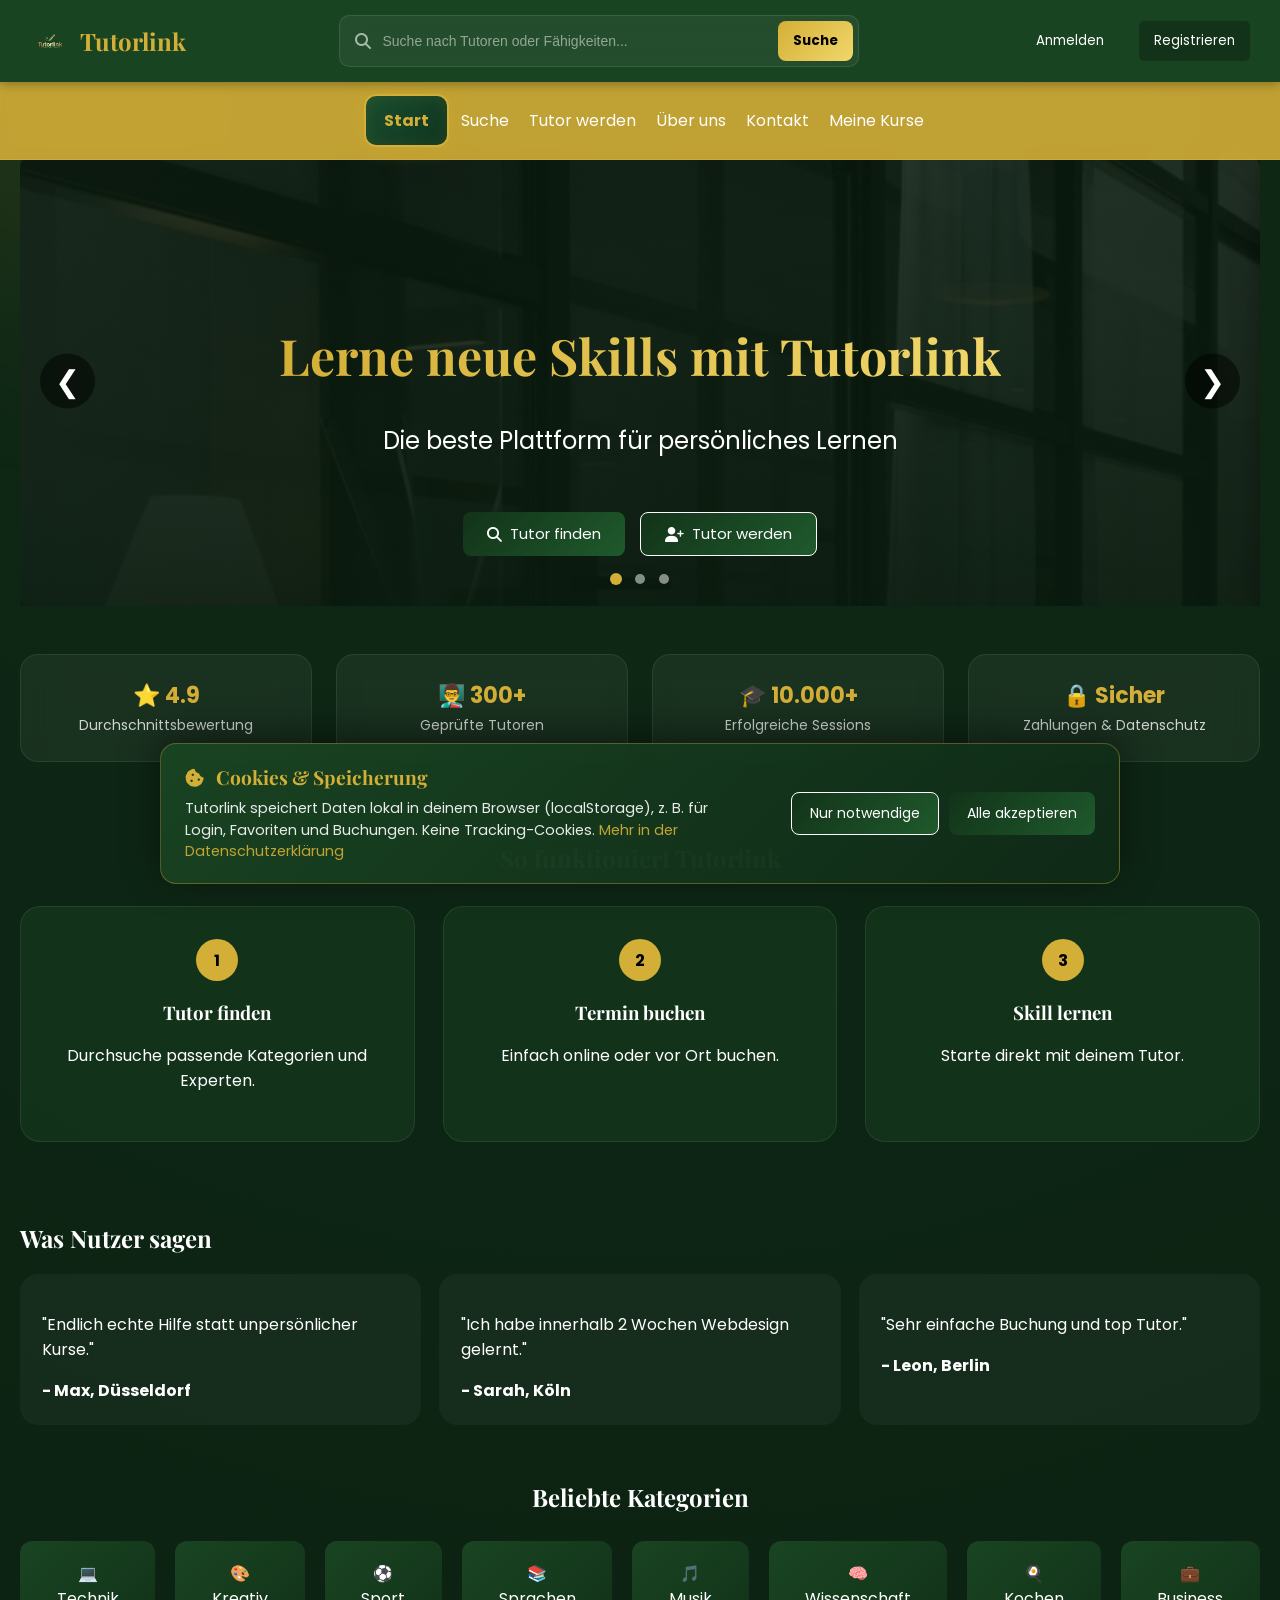
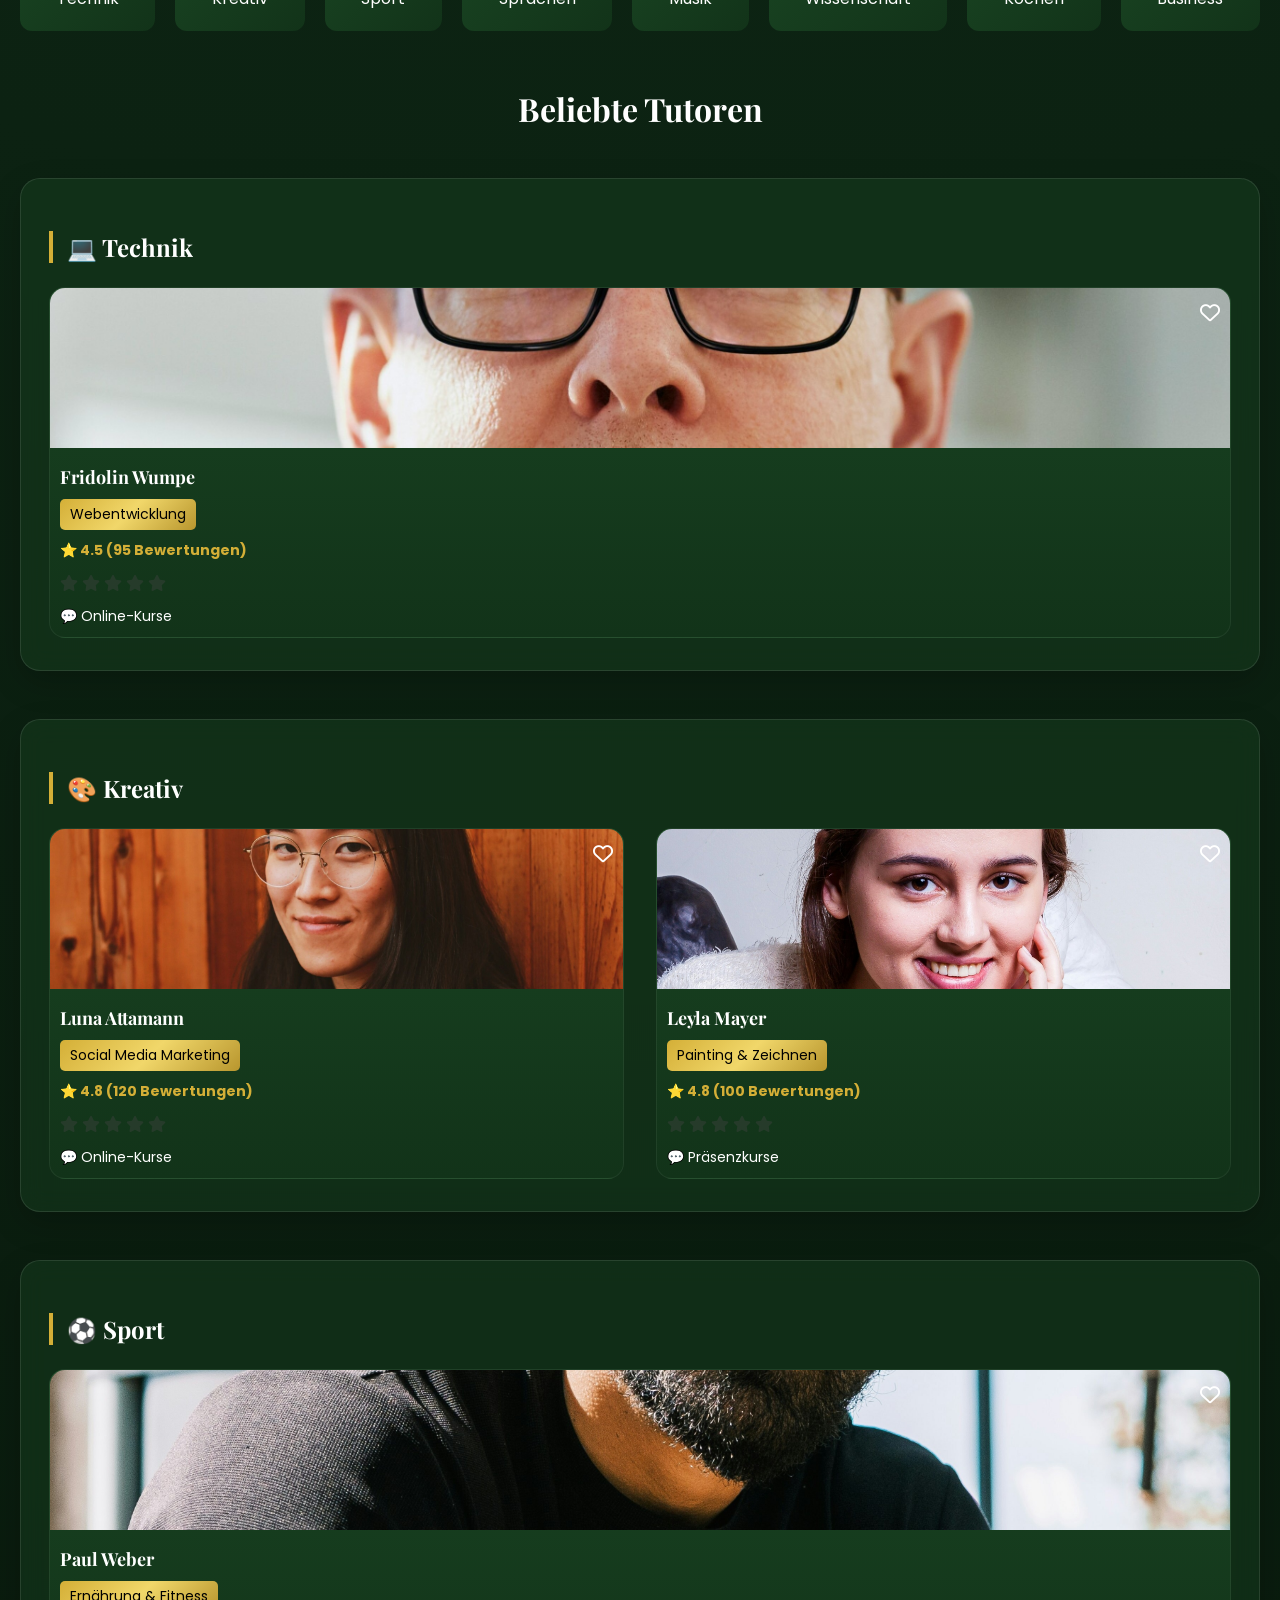
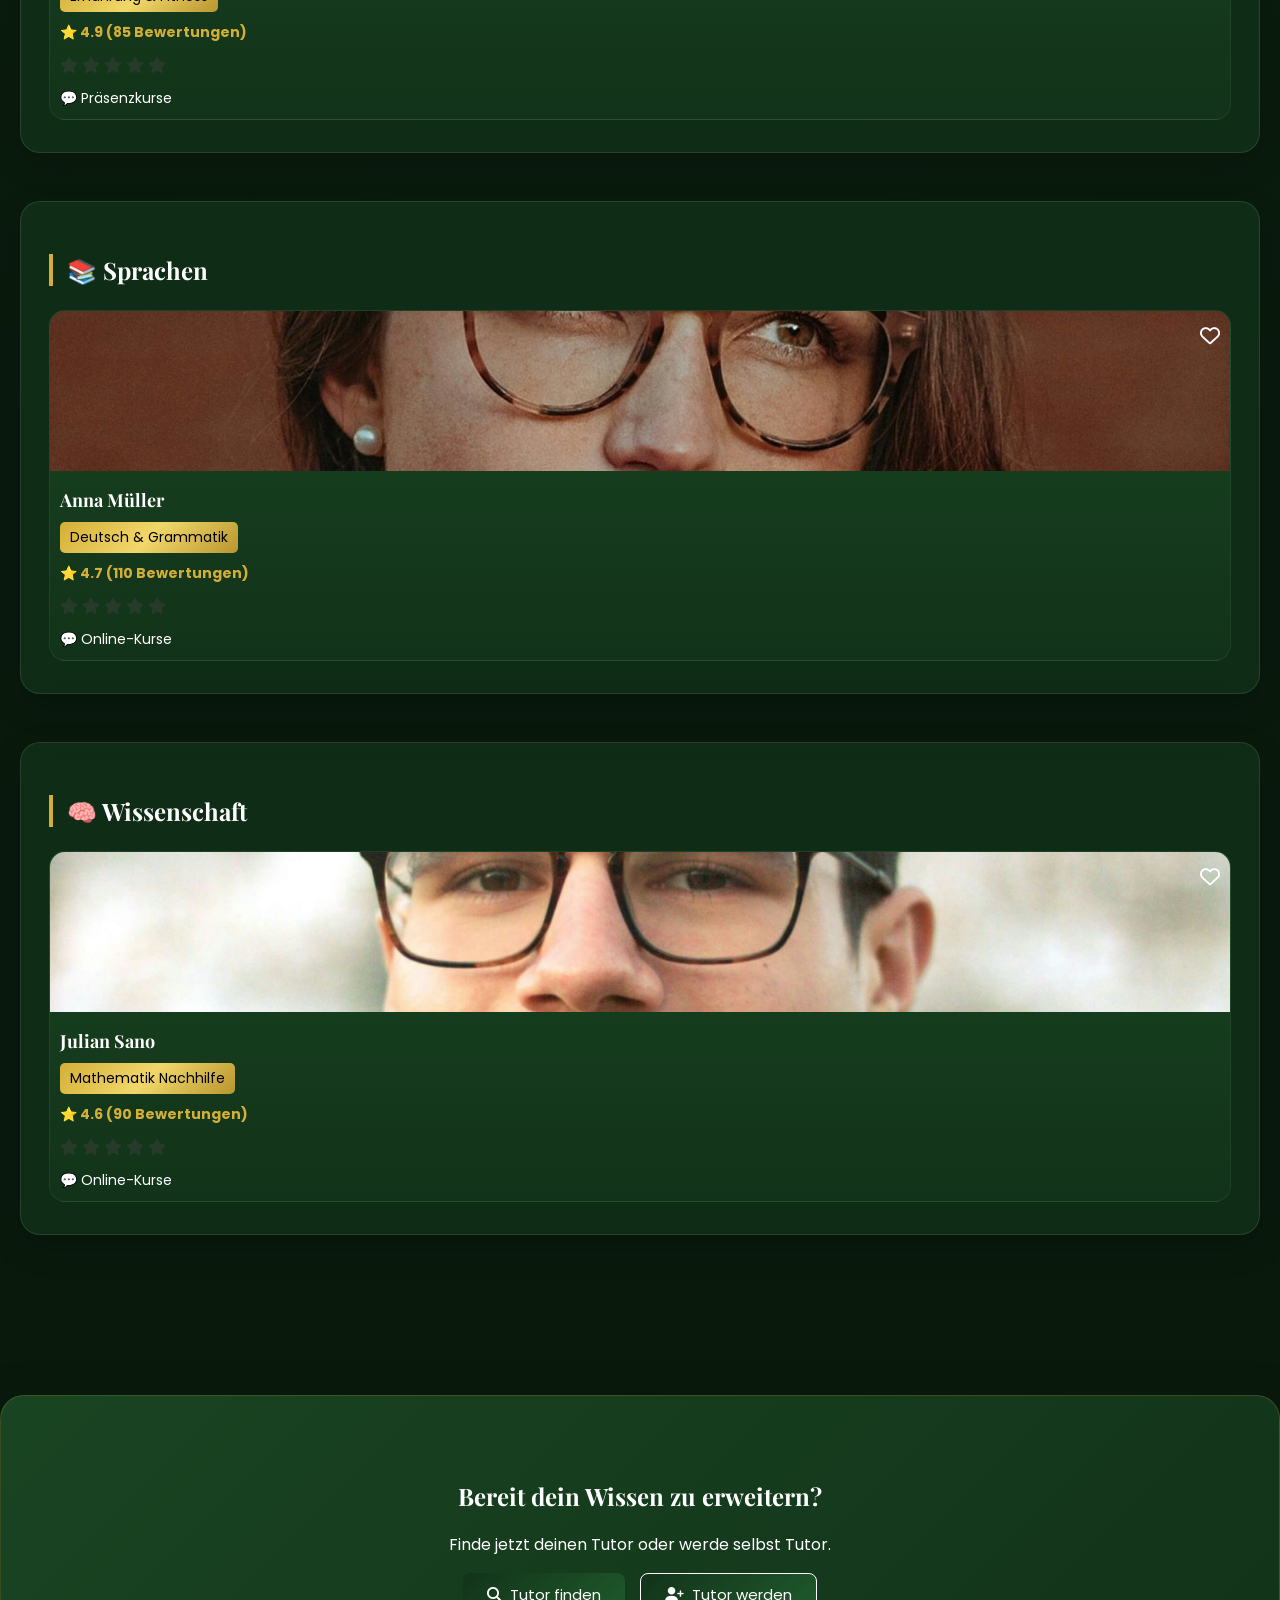
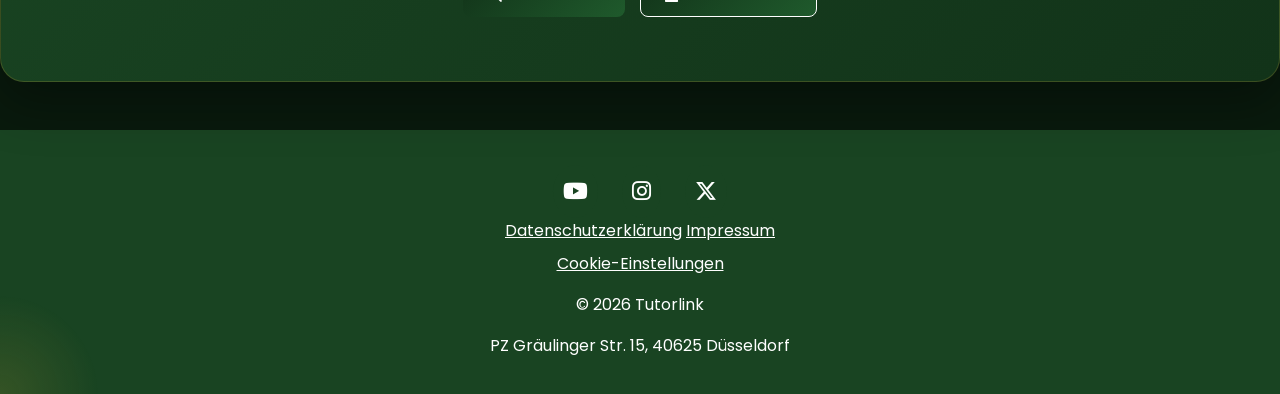
<file: index.html>
<!DOCTYPE html>
<html lang="de">

<head>
    <meta charset="UTF-8">
    <meta name="viewport" content="width=device-width, initial-scale=1.0">
    <link href="https://fonts.googleapis.com/css2?family=Playfair+Display&family=Poppins&display=swap" rel="stylesheet">
    <title>Tutorlink - Start</title>
    <link rel="stylesheet" href="css/style.css">
    <link rel="icon" href="images/favicon.ico" type="image/x-icon">
    <link rel="stylesheet" href="https://cdnjs.cloudflare.com/ajax/libs/font-awesome/6.5.0/css/all.min.css">
</head>

<body>

    <div class="bottom-nav">

        <a href="index.html"><i class="fa-solid fa-house"></i></a>
        <a href="suche.html"><i class="fa-solid fa-magnifying-glass"></i></a>
        <a href="meine-kurse.html"><i class="fa-solid fa-book-open"></i></a>
        <a href="tutor-werden.html"><i class="fa-solid fa-user-plus"></i></a>
    </div>

    <header class="header">
        <div class="mobile-top">
            <button class="burger" onclick="toggleMenu()">
                ☰
            </button>
        </div>

        <div class="logo">
            <img src="images/tutorlink_logo_transparent.png" alt="Tutorlink Logo">
            <span>Tutorlink</span>
        </div>

        <div class="search-bar">
            <i class="fa-solid fa-magnifying-glass"></i>
            <input type="text" id="searchInput" placeholder="Suche nach Tutoren oder Fähigkeiten...">
            <button onclick="searchTutors()">Suche</button>
            <div class="search-suggestions" id="suggestions"></div>
        </div>

        <div class="actions" id="authArea">
            <button class="login" onclick="openLogin()">Anmelden</button>
            <button class="register" onclick="openRegister()">Registrieren</button>
        </div>
    </header>

    <nav id="mobileNav">
        <button class="close-nav" onclick="toggleMenu()">✕</button>

        <a href="index.html">Start</a>
        <a href="suche.html">Suche</a>
        <a href="tutor-werden.html">Tutor werden</a>
        <a href="ueber-uns.html">Über uns</a>
        <a href="kontakt.html">Kontakt</a>
        <a href="meine-kurse.html">Meine Kurse</a>
    </nav>

    <main>
        <section class="hero-slider">

            <div class="slides">

                <div class="slide">
                    <h1>Lerne neue Skills mit Tutorlink</h1>
                    <p>Die beste Plattform für persönliches Lernen</p>
                </div>

                <div class="slide">
                    <h1>Konkurrenz ist unpersönlich</h1>
                    <p>Plattformen wie Whop oder Gumroad fokussieren sich nicht auf individuelles Lernen</p>
                </div>

                <div class="slide">
                    <h1>Warum Tutorlink?</h1>
                    <p>Persönlich, flexibel und direkt mit echten Tutoren</p>
                </div>

            </div>

            <button class="arrow left" onclick="prevSlide()">❮</button>
            <button class="arrow right" onclick="nextSlide()">❯</button>

            <div class="hero-content">
                <div class="auswahl">
                    <a href="suche.html" class="btn">
                        <i class="fa-solid fa-magnifying-glass"></i>
                        Tutor finden
                    </a>
                    <a href="tutor-werden.html" class="btn secondary">
                        <i class="fa-solid fa-user-plus"></i>
                        Tutor werden
                    </a>
                </div>
            </div>

            <div class="slider-dots">
                <span class="dot active" onclick="goToSlide(0)"></span>
                <span class="dot" onclick="goToSlide(1)"></span>
                <span class="dot" onclick="goToSlide(2)"></span>
            </div>

        </section>

        <section class="trust-strip">
            <div class="trust-item">
                <strong>⭐ 4.9</strong>
                <span>Durchschnittsbewertung</span>
            </div>

            <div class="trust-item">
                <strong>👨‍🏫 300+</strong>
                <span>Geprüfte Tutoren</span>
            </div>

            <div class="trust-item">
                <strong>🎓 10.000+</strong>
                <span>Erfolgreiche Sessions</span>
            </div>

            <div class="trust-item">
                <strong>🔒 Sicher</strong>
                <span>Zahlungen & Datenschutz</span>
            </div>

        </section>

        <section class="steps-section">
            <h1>So funktioniert Tutorlink</h1>

            <div class="steps-grid">
                <div class="step-box">
                    <span>1</span>
                    <h3>Tutor finden</h3>
                    <p>Durchsuche passende Kategorien und Experten.</p>
                </div>

                <div class="step-box">
                    <span>2</span>
                    <h3>Termin buchen</h3>
                    <p>Einfach online oder vor Ort buchen.</p>
                </div>

                <div class="step-box">
                    <span>3</span>
                    <h3>Skill lernen</h3>
                    <p>Starte direkt mit deinem Tutor.</p>
                </div>
            </div>

        </section>

        <section class="reviews-section">
            <h1>Was Nutzer sagen</h1>

            <div class="review-grid">
                <div class="review-card">
                    <p>"Endlich echte Hilfe statt unpersönlicher Kurse."</p>
                    <strong>- Max, Düsseldorf</strong>
                </div>

                <div class="review-card">
                    <p>"Ich habe innerhalb 2 Wochen Webdesign gelernt."</p>
                    <strong>- Sarah, Köln</strong>
                </div>

                <div class="review-card">
                    <p>"Sehr einfache Buchung und top Tutor."</p>
                    <strong>- Leon, Berlin</strong>
                </div>
            </div>

        </section>

        <section class="categories">
            <h1>Beliebte Kategorien</h1>

            <div class="category-list">
                <a href="#technik" class="category">💻 Technik</a>
                <a href="#kreativ" class="category">🎨 Kreativ</a>
                <a href="#sport" class="category">⚽ Sport</a>
                <a href="#sprachen" class="category">📚 Sprachen</a>
                <a href="#musik" class="category">🎵 Musik</a>
                <a href="#wissenschaft" class="category">🧠 Wissenschaft</a>
                <a href="#kochen" class="category">🍳 Kochen</a>
                <a href="#business" class="category">💼 Business</a>
            </div>
        </section>

        <h1>Beliebte Tutoren</h1>

        <section id="technik" class="tutor-section">
            <h2>💻 Technik</h2>
            <div class="card-row">
                <div class="card" onclick="openTutorPage('fridolin')">
                    <img src="images/fridolin.jpg" alt="Tutor 1">
                    <h3>Fridolin Wumpe</h3>
                    <p class="category-tag">Webentwicklung</p>
                    <p class="rating">⭐ 4.5 (95 Bewertungen)</p>
                    <div class="stars">
                        <i class="fa-solid fa-star" data-value="1"></i>
                        <i class="fa-solid fa-star" data-value="2"></i>
                        <i class="fa-solid fa-star" data-value="3"></i>
                        <i class="fa-solid fa-star" data-value="4"></i>
                        <i class="fa-solid fa-star" data-value="5"></i>
                    </div>
                    <p class="kursart">💬 Online-Kurse</p>
                    <div class="favorite">
                        <i class="fa-regular fa-heart"></i>
                    </div>
                </div>
            </div>
        </section>

        <section id="kreativ" class="tutor-section">
            <h2>🎨 Kreativ</h2>
            <div class="card-row">
                <div class="card" onclick="openTutorPage('luna')">
                    <img src="images/luna.jpg" alt="Tutor 2">
                    <h3>Luna Attamann</h3>
                    <p class="category-tag">Social Media Marketing</p>
                    <p class="rating">⭐ 4.8 (120 Bewertungen)</p>
                    <div class="stars">
                        <i class="fa-solid fa-star" data-value="1"></i>
                        <i class="fa-solid fa-star" data-value="2"></i>
                        <i class="fa-solid fa-star" data-value="3"></i>
                        <i class="fa-solid fa-star" data-value="4"></i>
                        <i class="fa-solid fa-star" data-value="5"></i>
                    </div>
                    <p class="kursart">💬 Online-Kurse</p>
                    <div class="favorite">
                        <i class="fa-regular fa-heart"></i>
                    </div>
                </div>

                <div class="card" onclick="openTutorPage('leyla')">
                    <img src="images/leyla.jpg" alt="Tutor 6">
                    <h3>Leyla Mayer</h3>
                    <p class="category-tag">Painting & Zeichnen</p>
                    <p class="rating">⭐ 4.8 (100 Bewertungen)</p>
                    <div class="stars">
                        <i class="fa-solid fa-star" data-value="1"></i>
                        <i class="fa-solid fa-star" data-value="2"></i>
                        <i class="fa-solid fa-star" data-value="3"></i>
                        <i class="fa-solid fa-star" data-value="4"></i>
                        <i class="fa-solid fa-star" data-value="5"></i>
                    </div>
                    <p class="kursart">💬 Präsenzkurse</p>
                    <div class="favorite">
                        <i class="fa-regular fa-heart"></i>
                    </div>
                </div>
            </div>
        </section>

        <section id="sport" class="tutor-section">
            <h2>⚽ Sport</h2>
            <div class="card-row">
                <div class="card" onclick="openTutorPage('paul')">
                    <img src="images/paul.jpg" alt="Tutor 3">
                    <h3>Paul Weber</h3>
                    <p class="category-tag">Ernährung & Fitness</p>
                    <p class="rating">⭐ 4.9 (85 Bewertungen)</p>
                    <div class="stars">
                        <i class="fa-solid fa-star" data-value="1"></i>
                        <i class="fa-solid fa-star" data-value="2"></i>
                        <i class="fa-solid fa-star" data-value="3"></i>
                        <i class="fa-solid fa-star" data-value="4"></i>
                        <i class="fa-solid fa-star" data-value="5"></i>
                    </div>
                    <p class="kursart">💬 Präsenzkurse</p>
                    <div class="favorite">
                        <i class="fa-regular fa-heart"></i>
                    </div>
                </div>
            </div>
        </section>

        <section id="sprachen" class="tutor-section">
            <h2>📚 Sprachen</h2>
            <div class="card-row">
                <div class="card" onclick="openTutorPage('anna')">
                    <img src="images/anna.jpg" alt="Tutor 4">
                    <h3>Anna Müller</h3>
                    <p class="category-tag">Deutsch & Grammatik</p>
                    <p class="rating">⭐ 4.7 (110 Bewertungen)</p>
                    <div class="stars">
                        <i class="fa-solid fa-star" data-value="1"></i>
                        <i class="fa-solid fa-star" data-value="2"></i>
                        <i class="fa-solid fa-star" data-value="3"></i>
                        <i class="fa-solid fa-star" data-value="4"></i>
                        <i class="fa-solid fa-star" data-value="5"></i>
                    </div>
                    <p class="kursart">💬 Online-Kurse</p>
                    <div class="favorite">
                        <i class="fa-regular fa-heart"></i>
                    </div>
                </div>
            </div>
        </section>

        <section id="wissenschaft" class="tutor-section">
            <h2>🧠 Wissenschaft</h2>
            <div class="card-row">
                <div class="card" onclick="openTutorPage('julian')">
                    <img src="images/julian.jpg" alt="Tutor 5">
                    <h3>Julian Sano</h3>
                    <p class="category-tag">Mathematik Nachhilfe</p>
                    <p class="rating">⭐ 4.6 (90 Bewertungen)</p>
                    <div class="stars">
                        <i class="fa-solid fa-star" data-value="1"></i>
                        <i class="fa-solid fa-star" data-value="2"></i>
                        <i class="fa-solid fa-star" data-value="3"></i>
                        <i class="fa-solid fa-star" data-value="4"></i>
                        <i class="fa-solid fa-star" data-value="5"></i>
                    </div>
                    <p class="kursart">💬 Online-Kurse</p>
                    <div class="favorite">
                        <i class="fa-regular fa-heart"></i>
                    </div>
                </div>
            </div>
        </section>
    </main>

    <section class="final-cta">
        <h1>Bereit dein Wissen zu erweitern?</h1>
        <p>Finde jetzt deinen Tutor oder werde selbst Tutor.</p>

        <div class="auswahl">
            <a href="suche.html" class="btn">
                <i class="fa-solid fa-magnifying-glass"></i>
                Tutor finden
            </a>
            <a href="tutor-werden.html" class="btn secondary">
                <i class="fa-solid fa-user-plus"></i>
                Tutor werden
            </a>
        </div>
    </section>

    <footer>
        <div class="socials">
            <a href="#"><i class="fab fa-youtube"></i></a>
            <a href="#"><i class="fab fa-instagram"></i></a>
            <a href="#"><i class="fab fa-x-twitter"></i></a>
        </div>
        <a href="datenschutz.html">Datenschutzerklärung</a>
        <a href="impressum.html">Impressum</a>
        <p>© 2026 Tutorlink</p>
        <p>PZ Gräulinger Str. 15, 40625 Düsseldorf</p>
    </footer>

    <div class="popup" id="tutorPopup">
        <div class="popup-content">
            <span class="close" onclick="closeTutorPopup()">&times;</span>

            <h2 id="popup-name">Tutor Name</h2>
            <p id="popup-category">Kategorie</p>
            <p id="popup-rating">Bewertung</p>
            <p id="popup-kursart">Kursart</p>
            <p id="popup-description">Beschreibung des Tutors</p>

            <button class="btn">Jetzt buchen</button>
        </div>
    </div>

    <div class="popup" id="loginPopup">
        <div class="popup-content">
            <span class="close" onclick="closeLogin()">&times;</span>
            <h2>Anmelden</h2>

            <input type="text" id="loginEmail" placeholder="E-Mail">
            <input type="password" id="loginPass" placeholder="Passwort">

            <button class="btn" onclick="loginUser()">Login</button>

            <p>Noch kein Konto?</p>
            <button class="switch-btn" onclick="switchToRegister()">Registrieren</button>
        </div>
    </div>

    <div class="popup" id="registerPopup">
        <div class="popup-content">
            <span class="close" onclick="closeRegister()">&times;</span>
            <h2>Registrieren</h2>

            <input type="text" id="regName" placeholder="Name">
            <input type="text" id="regEmail" placeholder="E-Mail">
            <input type="password" id="regPass" placeholder="Passwort">

            <button class="btn" onclick="registerUser()">Registrieren</button>

            <p>Schon ein Konto?</p>
            <button class="switch-btn" onclick="switchToLogin()">Anmelden</button>
        </div>
    </div>

    <div class="cursor-glow"></div>

    <script src="js/data.js"></script>
    <script src="js/creator-code.js"></script>
    <script src="js/auth.js"></script>
    <script src="js/cookies.js"></script>
    <script src="js/dashboard.js"></script>
    <script src="js/app.js"></script>

</body>

</html>
</file>
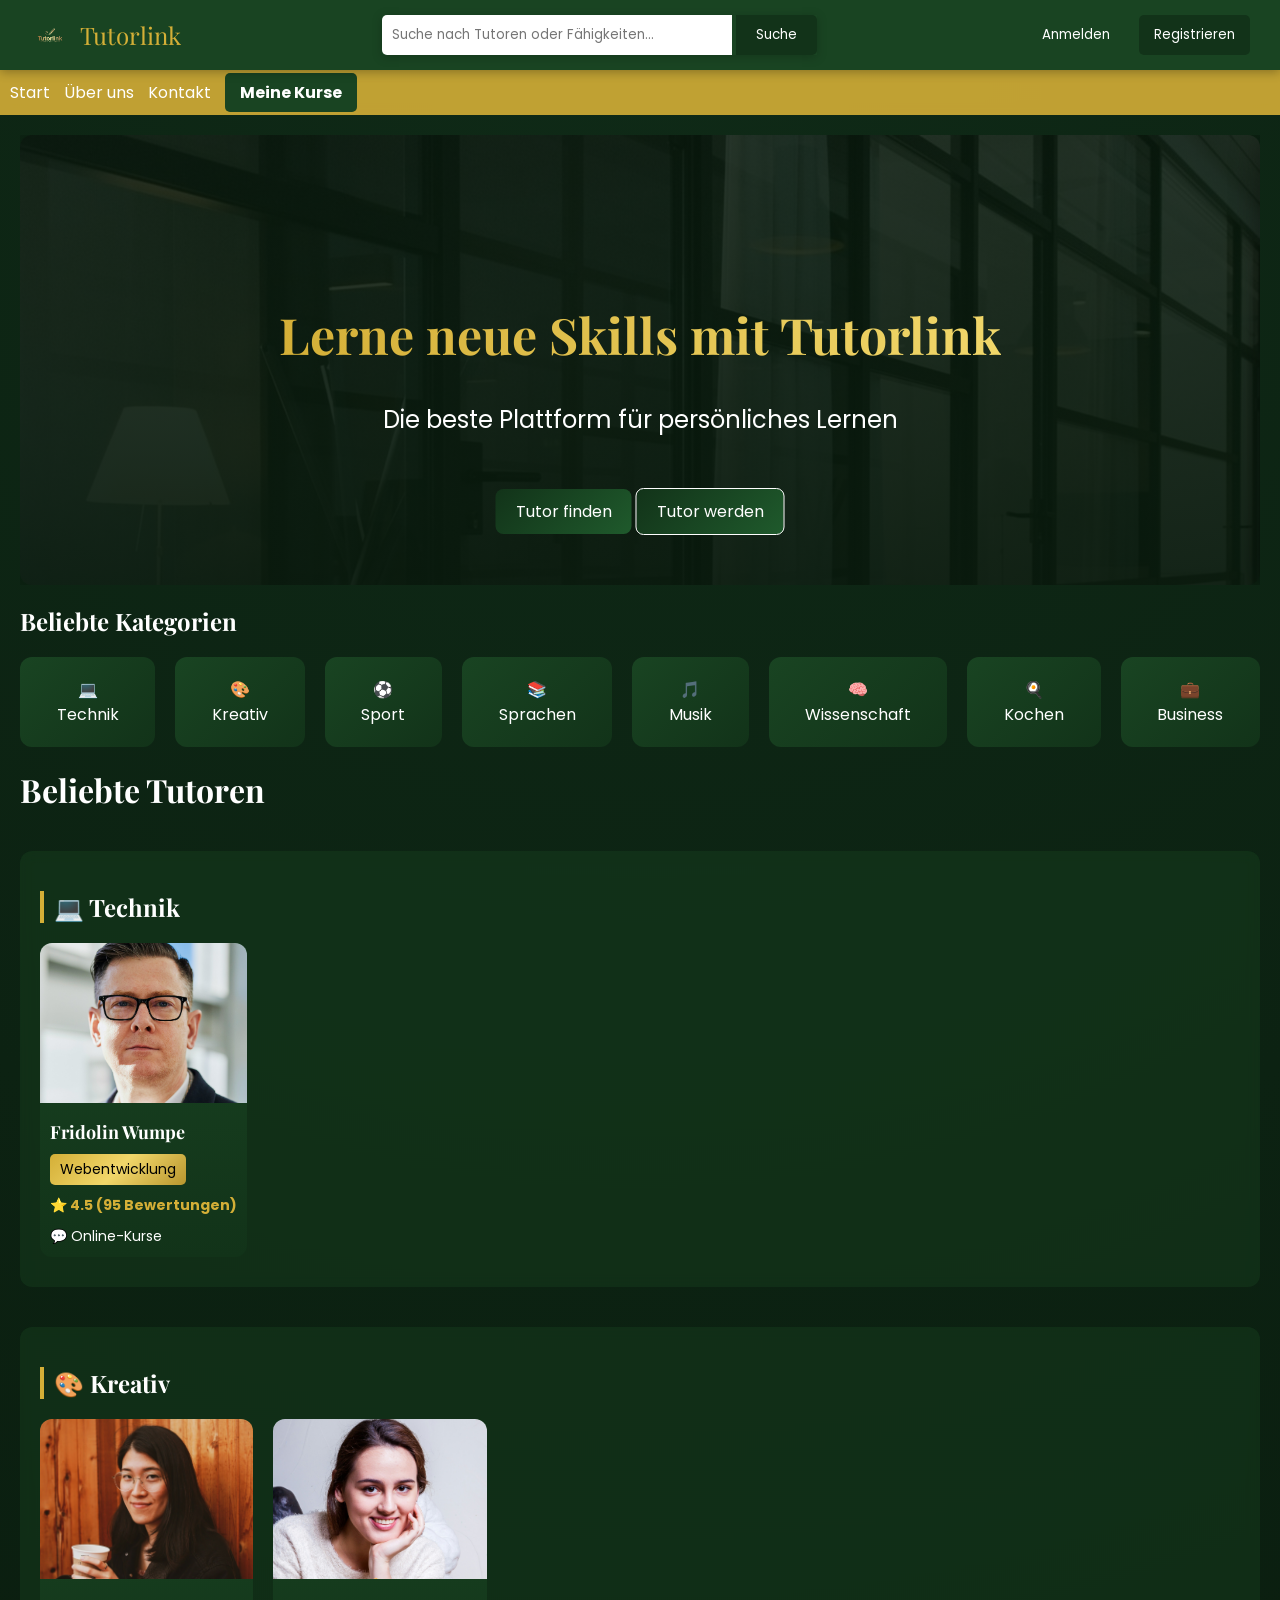
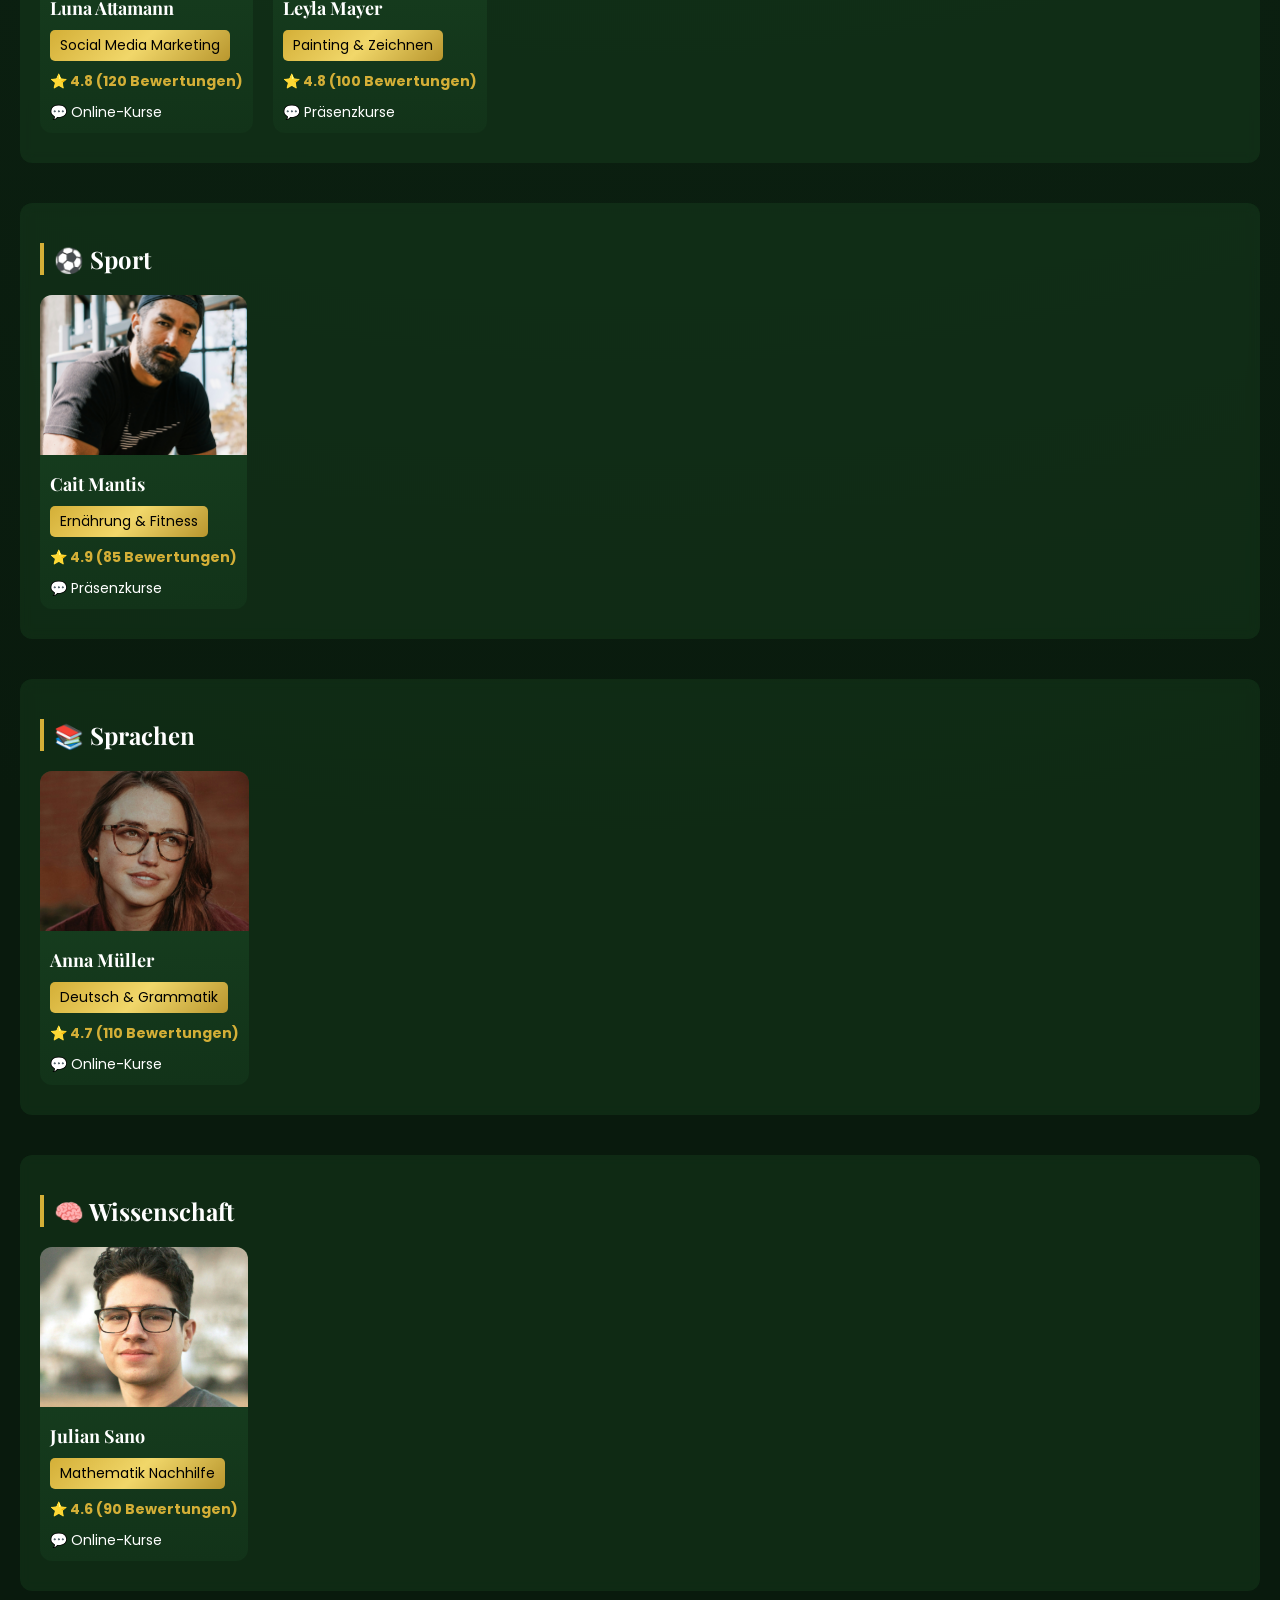
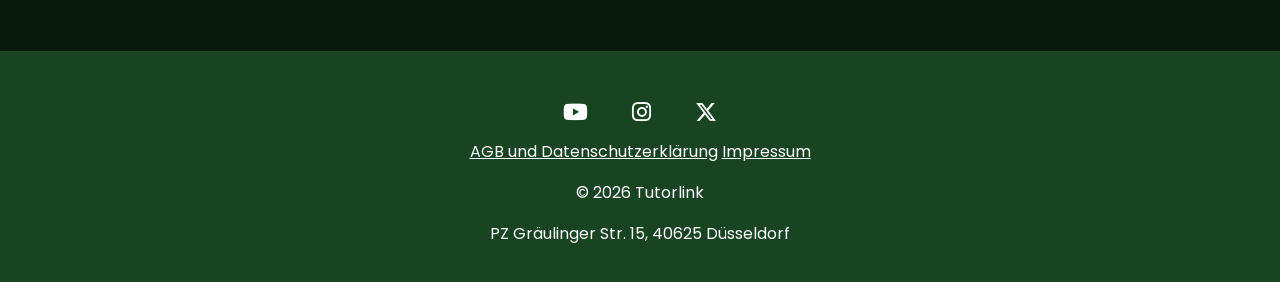
<file: Tutorlink/index.html>
<!DOCTYPE html>
<html lang="de">
<head>
    <meta charset="UTF-8">
    <link href="https://fonts.googleapis.com/css2?family=Playfair+Display&family=Poppins&display=swap" rel="stylesheet">
    <title>Tutorlink</title>
    <link rel="stylesheet" href="css/style.css">
    <link rel="icon" href="images/favicon.ico" type="image/x-icon">
    <link rel="stylesheet" href="https://cdnjs.cloudflare.com/ajax/libs/font-awesome/6.5.0/css/all.min.css">
</head>
<body>

<header class="header">
    <div class="logo">
        <img src="images/tutorlink_logo_transparent.png" alt="Tutorlink Logo">
        <span>Tutorlink</span>
    </div>
    
    <div class="search-bar">
        <input type="text" placeholder="Suche nach Tutoren oder Fähigkeiten...">
        <button>Suche</button>
    </div>

    <div class="actions">
        <button class="login">Anmelden</button>
        <button class="register">Registrieren</button>
    </div>
</header>

<nav>
    <a href="#">Start</a>
    <a href="#">Über uns</a>
    <a href="#">Kontakt</a>
    <a href="#" class="highlight">Meine Kurse</a>
</nav>

<main>
    <section class="hero-slider">
        
        <div class="slides">

            <div class="slide">
                <h1>Lerne neue Skills mit Tutorlink</h1>
                <p>Die beste Plattform für persönliches Lernen</p>
            </div>

            <div class="slide">
                <h1>Konkurrenz ist unpersönlich</h1>
                <p>Plattformen wie Whop oder Gumroad fokussieren sich nicht auf individuelles Lernen</p>
            </div>

            <div class="slide">
                <h1>Warum Tutorlink?</h1>
                <p>Persönlich, flexibel und direkt mit echten Tutoren</p>
            </div>

        </div>
        
        <div class="hero-content">  
            <div class ="auswahl">
                <a href="suche.html" class="btn">Tutor finden</a>
                <a href="registrieren.html" class="btn secondary">Tutor werden</a>
            </div>
        </div>

    </section>
    
    <section class="categories">
        <h1>Beliebte Kategorien</h1>
        
        <div class="category-list">
            <a href="#technik" class="category">💻 Technik</a>
            <a href="#kreativ" class="category">🎨 Kreativ</a>
            <a href="#sport" class="category">⚽ Sport</a>
            <a href="#sprachen" class="category">📚 Sprachen</a>
            <a href="#musik" class="category">🎵 Musik</a>
            <a href="#wissenschaft" class="category">🧠 Wissenschaft</a>
            <a href="#kochen" class="category">🍳 Kochen</a>
            <a href="#business" class="category">💼 Business</a>
        </div>
    </section>

        <h1>Beliebte Tutoren</h1>

    <section id="technik" class="tutor-section">
        <h2>💻 Technik</h2>
        <div class="card-row">
            <div class="card">
                <img src="images/tutor1.jpg" alt="Tutor 1">
                <h3>Fridolin Wumpe</h3>
                <p class="category-tag">Webentwicklung</p>
                <p class="rating">⭐ 4.5 (95 Bewertungen)</p>
                <p>💬 Online-Kurse</p>
            </div>
        </div>
    </section>

    <section id="kreativ" class="tutor-section">
        <h2>🎨 Kreativ</h2>
        <div class="card-row">
            <div class="card">
                <img src="images/tutor2.jpg" alt="Tutor 2">
                <h3>Luna Attamann</h3>
                <p class="category-tag">Social Media Marketing</p>
                <p class="rating">⭐ 4.8 (120 Bewertungen)</p>
                <p>💬 Online-Kurse</p>
            </div>

            <div class="card">
                <img src="images/tutor6.jpg" alt="Tutor 6">
                <h3>Leyla Mayer</h3>
                <p class="category-tag">Painting & Zeichnen</p>
                <p class="rating">⭐ 4.8 (100 Bewertungen)</p>
                <p>💬 Präsenzkurse</p>
            </div>
        </div>
    </section>

    <section id="sport" class="tutor-section">
        <h2>⚽ Sport</h2>
        <div class="card-row">
            <div class="card">
                <img src="images/tutor3.jpg" alt="Tutor 3">
                <h3>Cait Mantis</h3>
                <p class="category-tag">Ernährung & Fitness</p>
                <p class="rating">⭐ 4.9 (85 Bewertungen)</p>
                <p>💬 Präsenzkurse</p>
            </div>
        </div>
    </section>

    <section id="sprachen" class="tutor-section">
        <h2>📚 Sprachen</h2>
        <div class="card-row">
            <div class="card">
                <img src="images/tutor4.jpg" alt="Tutor 4">
                <h3>Anna Müller</h3>
                <p class="category-tag">Deutsch & Grammatik</p>
                <p class="rating">⭐ 4.7 (110 Bewertungen)</p>
                <p>💬 Online-Kurse</p>
            </div>
        </div>
    </section>

    <section id="wissenschaft" class="tutor-section">
        <h2>🧠 Wissenschaft</h2>
        <div class="card-row">
            <div class="card">
                <img src="images/tutor5.jpg" alt="Tutor 5">
                <h3>Julian Sano</h3>
                <p class="category-tag">Mathematik Nachhilfe</p>
                <p class="rating">⭐ 4.6 (90 Bewertungen)</p>
                <p>💬 Online-Kurse</p>
            </div>
        </div>
    </section>
</main>

<footer>
    <div class="socials">
        <a href="#"><i class="fab fa-youtube"></i></a>
        <a href="#"><i class="fab fa-instagram"></i></a>
        <a href="#"><i class="fab fa-x-twitter"></i></a>   
    </div>
    <a href="#">AGB und Datenschutzerklärung</a>
    <a href="#">Impressum</a>
    <p>© 2026 Tutorlink</p>
    <p>PZ Gräulinger Str. 15, 40625 Düsseldorf</p>
</footer>

</body>
</html>
</file>
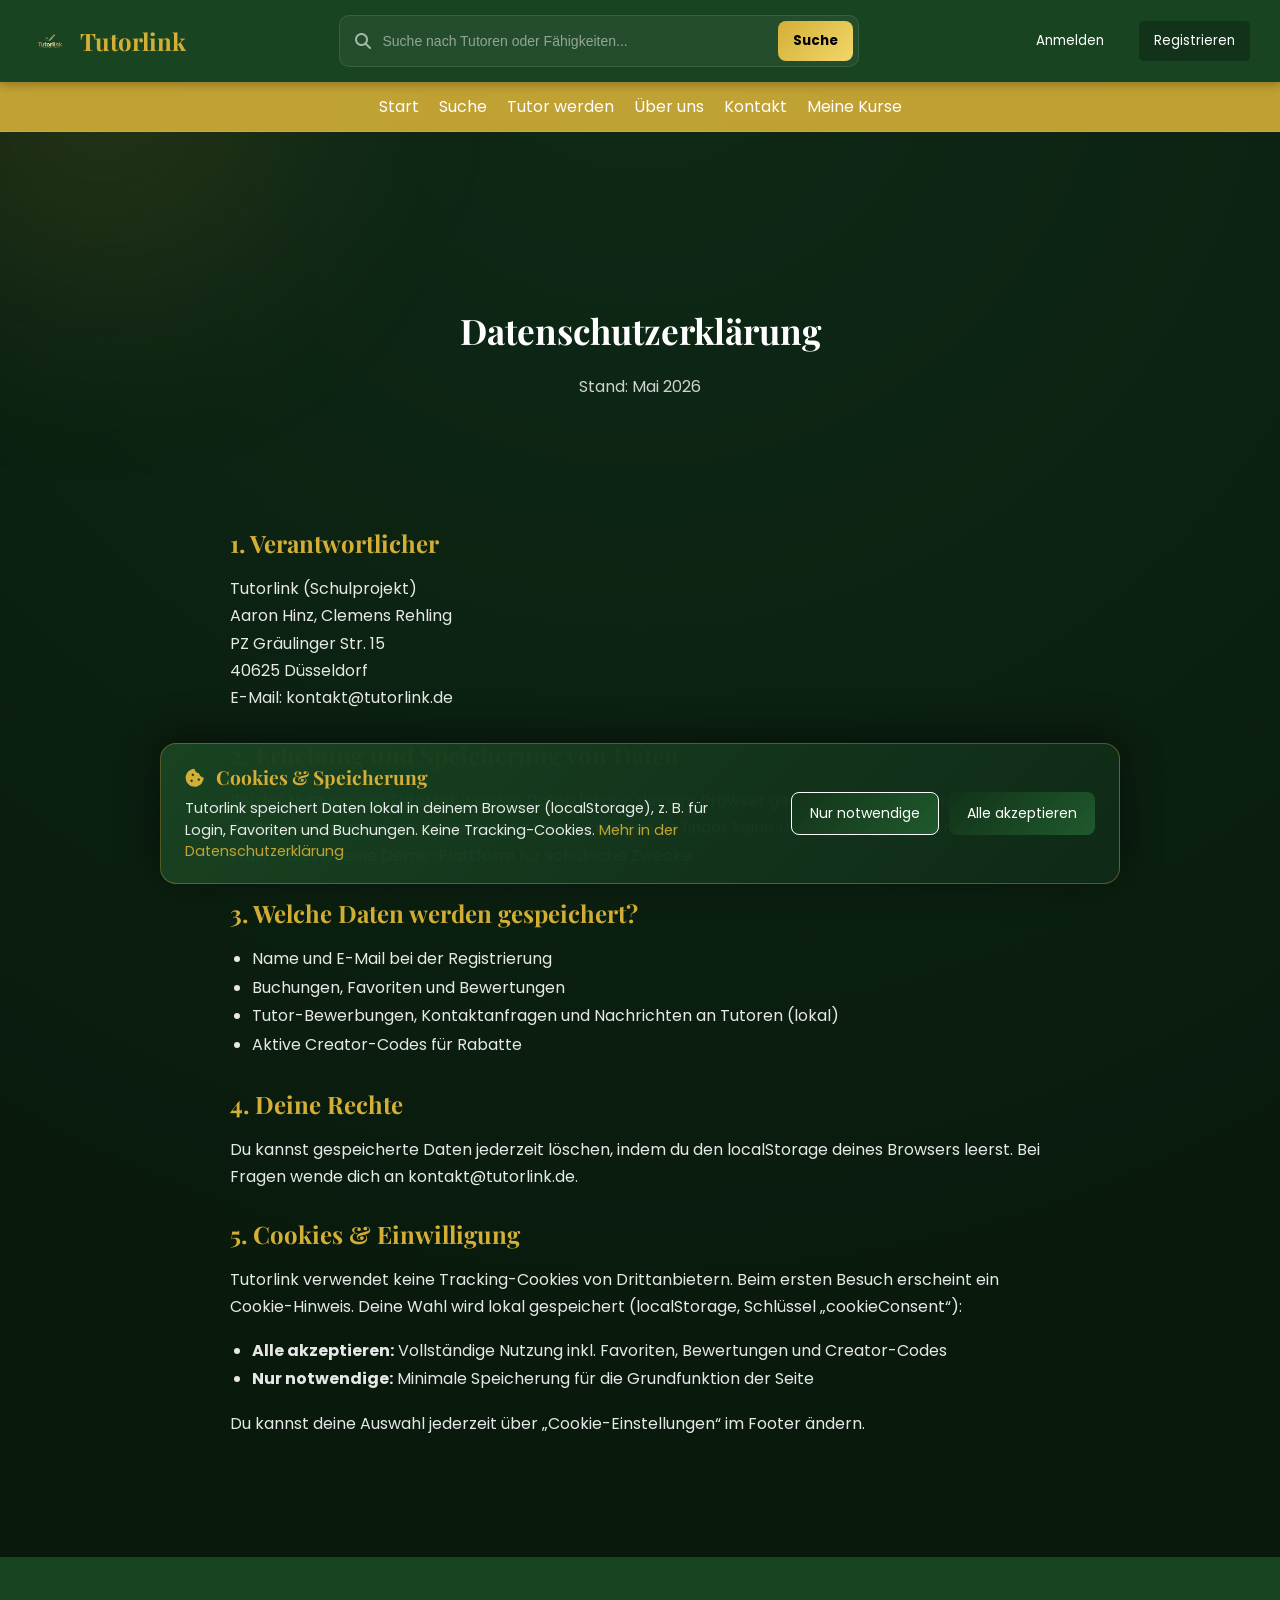
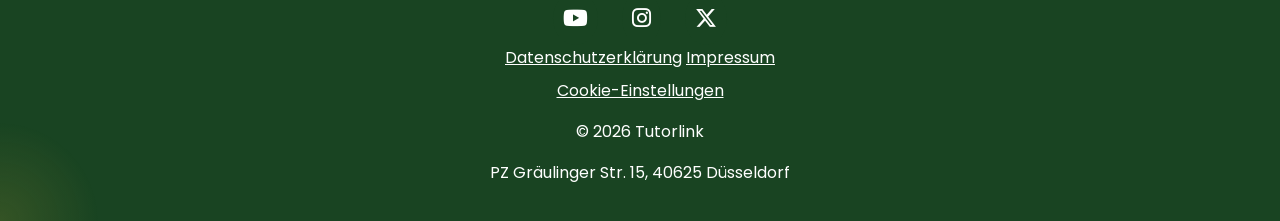
<file: datenschutz.html>
<!DOCTYPE html>
<html lang="de">

<head>
    <meta charset="UTF-8">
    <meta name="viewport" content="width=device-width, initial-scale=1.0">
    <link href="https://fonts.googleapis.com/css2?family=Playfair+Display&family=Poppins&display=swap" rel="stylesheet">
    <title>Tutorlink - Datenschutz</title>
    <link rel="stylesheet" href="css/style.css">
    <link rel="icon" href="images/favicon.ico" type="image/x-icon">
    <link rel="stylesheet" href="https://cdnjs.cloudflare.com/ajax/libs/font-awesome/6.5.0/css/all.min.css">
</head>

<body>

    <div class="bottom-nav">
        <a href="index.html"><i class="fa-solid fa-house"></i></a>
        <a href="suche.html"><i class="fa-solid fa-magnifying-glass"></i></a>
        <a href="meine-kurse.html"><i class="fa-solid fa-book-open"></i></a>
        <a href="tutor-werden.html"><i class="fa-solid fa-user-plus"></i></a>
    </div>

    <header class="header">
        <div class="mobile-top">
            <button class="burger" onclick="toggleMenu()">☰</button>
        </div>

        <div class="logo">
            <img src="images/tutorlink_logo_transparent.png" alt="Tutorlink Logo">
            <span>Tutorlink</span>
        </div>

        <div class="search-bar">
            <i class="fa-solid fa-magnifying-glass"></i>
            <input type="text" id="searchInput" placeholder="Suche nach Tutoren oder Fähigkeiten...">
            <button onclick="searchTutors()">Suche</button>
            <div class="search-suggestions" id="suggestions"></div>
        </div>

        <div class="actions" id="authArea">
            <button class="login" onclick="openLogin()">Anmelden</button>
            <button class="register" onclick="openRegister()">Registrieren</button>
        </div>
    </header>

    <nav id="mobileNav">
        <button class="close-nav" onclick="toggleMenu()">✕</button>
        <a href="index.html">Start</a>
        <a href="suche.html">Suche</a>
        <a href="tutor-werden.html">Tutor werden</a>
        <a href="ueber-uns.html">Über uns</a>
        <a href="kontakt.html">Kontakt</a>
        <a href="meine-kurse.html">Meine Kurse</a>
    </nav>

    <main class="content-page legal-page">
        <section class="search-hero">
            <h1>Datenschutzerklärung</h1>
            <p>Stand: Mai 2026</p>
        </section>

        <section class="content-block legal-text">
            <h2>1. Verantwortlicher</h2>
            <p>
                Tutorlink (Schulprojekt)<br>
                Aaron Hinz, Clemens Rehling<br>
                PZ Gräulinger Str. 15<br>
                40625 Düsseldorf<br>
                E-Mail: kontakt@tutorlink.de
            </p>

            <h2>2. Erhebung und Speicherung von Daten</h2>
            <p>
                Bei der Nutzung von Tutorlink werden Daten lokal in deinem Browser gespeichert
                (localStorage), z. B. für Registrierung, Favoriten, Bewertungen und Buchungen.
                Es findet keine Übertragung an externe Server statt – dies ist eine Demo-Plattform
                für schulische Zwecke.
            </p>

            <h2>3. Welche Daten werden gespeichert?</h2>
            <ul>
                <li>Name und E-Mail bei der Registrierung</li>
                <li>Buchungen, Favoriten und Bewertungen</li>
                <li>Tutor-Bewerbungen, Kontaktanfragen und Nachrichten an Tutoren (lokal)</li>
                <li>Aktive Creator-Codes für Rabatte</li>
            </ul>

            <h2>4. Deine Rechte</h2>
            <p>
                Du kannst gespeicherte Daten jederzeit löschen, indem du den localStorage
                deines Browsers leerst. Bei Fragen wende dich an kontakt@tutorlink.de.
            </p>

            <h2>5. Cookies & Einwilligung</h2>
            <p>
                Tutorlink verwendet keine Tracking-Cookies von Drittanbietern.
                Beim ersten Besuch erscheint ein Cookie-Hinweis. Deine Wahl wird
                lokal gespeichert (localStorage, Schlüssel „cookieConsent“):
            </p>
            <ul>
                <li><strong>Alle akzeptieren:</strong> Vollständige Nutzung inkl. Favoriten, Bewertungen und Creator-Codes</li>
                <li><strong>Nur notwendige:</strong> Minimale Speicherung für die Grundfunktion der Seite</li>
            </ul>
            <p>
                Du kannst deine Auswahl jederzeit über „Cookie-Einstellungen“ im Footer ändern.
            </p>
        </section>
    </main>

    <footer>
        <div class="socials">
            <a href="#"><i class="fab fa-youtube"></i></a>
            <a href="#"><i class="fab fa-instagram"></i></a>
            <a href="#"><i class="fab fa-x-twitter"></i></a>
        </div>
        <a href="datenschutz.html">Datenschutzerklärung</a>
        <a href="impressum.html">Impressum</a>
        <p>© 2026 Tutorlink</p>
        <p>PZ Gräulinger Str. 15, 40625 Düsseldorf</p>
    </footer>

    <div class="cursor-glow"></div>

    <script src="js/data.js"></script>
    <script src="js/creator-code.js"></script>
    <script src="js/auth.js"></script>
    <script src="js/cookies.js"></script>
    <script src="js/dashboard.js"></script>
    <script src="js/app.js"></script>
</body>

</html>
</file>
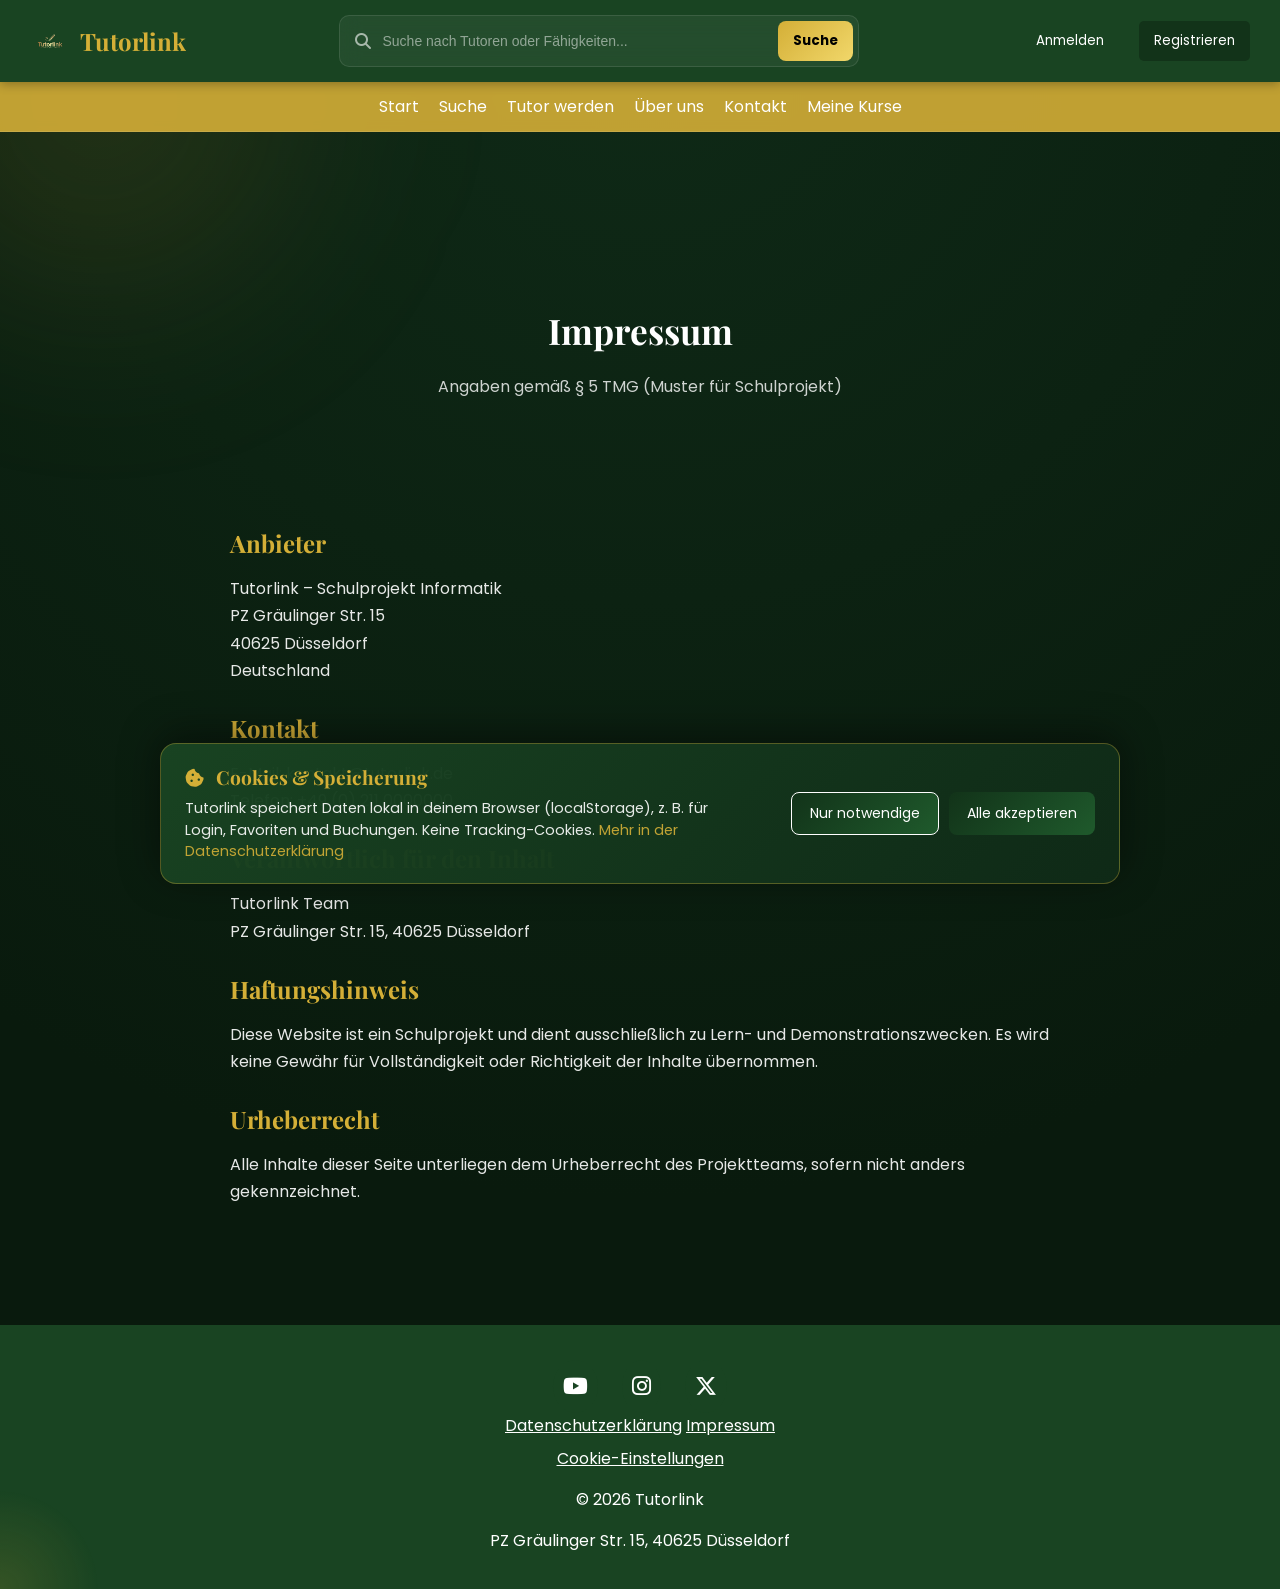
<file: impressum.html>
<!DOCTYPE html>
<html lang="de">

<head>
    <meta charset="UTF-8">
    <meta name="viewport" content="width=device-width, initial-scale=1.0">
    <link href="https://fonts.googleapis.com/css2?family=Playfair+Display&family=Poppins&display=swap" rel="stylesheet">
    <title>Tutorlink - Impressum</title>
    <link rel="stylesheet" href="css/style.css">
    <link rel="icon" href="images/favicon.ico" type="image/x-icon">
    <link rel="stylesheet" href="https://cdnjs.cloudflare.com/ajax/libs/font-awesome/6.5.0/css/all.min.css">
</head>

<body>

    <div class="bottom-nav">
        <a href="index.html"><i class="fa-solid fa-house"></i></a>
        <a href="suche.html"><i class="fa-solid fa-magnifying-glass"></i></a>
        <a href="meine-kurse.html"><i class="fa-solid fa-book-open"></i></a>
        <a href="tutor-werden.html"><i class="fa-solid fa-user-plus"></i></a>
    </div>

    <header class="header">
        <div class="mobile-top">
            <button class="burger" onclick="toggleMenu()">☰</button>
        </div>

        <div class="logo">
            <img src="images/tutorlink_logo_transparent.png" alt="Tutorlink Logo">
            <span>Tutorlink</span>
        </div>

        <div class="search-bar">
            <i class="fa-solid fa-magnifying-glass"></i>
            <input type="text" id="searchInput" placeholder="Suche nach Tutoren oder Fähigkeiten...">
            <button onclick="searchTutors()">Suche</button>
            <div class="search-suggestions" id="suggestions"></div>
        </div>

        <div class="actions" id="authArea">
            <button class="login" onclick="openLogin()">Anmelden</button>
            <button class="register" onclick="openRegister()">Registrieren</button>
        </div>
    </header>

    <nav id="mobileNav">
        <button class="close-nav" onclick="toggleMenu()">✕</button>
        <a href="index.html">Start</a>
        <a href="suche.html">Suche</a>
        <a href="tutor-werden.html">Tutor werden</a>
        <a href="ueber-uns.html">Über uns</a>
        <a href="kontakt.html">Kontakt</a>
        <a href="meine-kurse.html">Meine Kurse</a>
    </nav>

    <main class="content-page legal-page">
        <section class="search-hero">
            <h1>Impressum</h1>
            <p>Angaben gemäß § 5 TMG (Muster für Schulprojekt)</p>
        </section>

        <section class="content-block legal-text">
            <h2>Anbieter</h2>
            <p>
                Tutorlink – Schulprojekt Informatik<br>
                PZ Gräulinger Str. 15<br>
                40625 Düsseldorf<br>
                Deutschland
            </p>

            <h2>Kontakt</h2>
            <p>
                E-Mail: kontakt@tutorlink.de<br>
                Telefon: +49 (0) 211 0000000
            </p>

            <h2>Verantwortlich für den Inhalt</h2>
            <p>
                Tutorlink Team<br>
                PZ Gräulinger Str. 15, 40625 Düsseldorf
            </p>

            <h2>Haftungshinweis</h2>
            <p>
                Diese Website ist ein Schulprojekt und dient ausschließlich zu Lern- und
                Demonstrationszwecken. Es wird keine Gewähr für Vollständigkeit oder
                Richtigkeit der Inhalte übernommen.
            </p>

            <h2>Urheberrecht</h2>
            <p>
                Alle Inhalte dieser Seite unterliegen dem Urheberrecht des Projektteams,
                sofern nicht anders gekennzeichnet.
            </p>
        </section>
    </main>

    <footer>
        <div class="socials">
            <a href="#"><i class="fab fa-youtube"></i></a>
            <a href="#"><i class="fab fa-instagram"></i></a>
            <a href="#"><i class="fab fa-x-twitter"></i></a>
        </div>
        <a href="datenschutz.html">Datenschutzerklärung</a>
        <a href="impressum.html">Impressum</a>
        <p>© 2026 Tutorlink</p>
        <p>PZ Gräulinger Str. 15, 40625 Düsseldorf</p>
    </footer>

    <div class="cursor-glow"></div>

    <script src="js/data.js"></script>
    <script src="js/creator-code.js"></script>
    <script src="js/auth.js"></script>
    <script src="js/cookies.js"></script>
    <script src="js/dashboard.js"></script>
    <script src="js/app.js"></script>
</body>

</html>
</file>
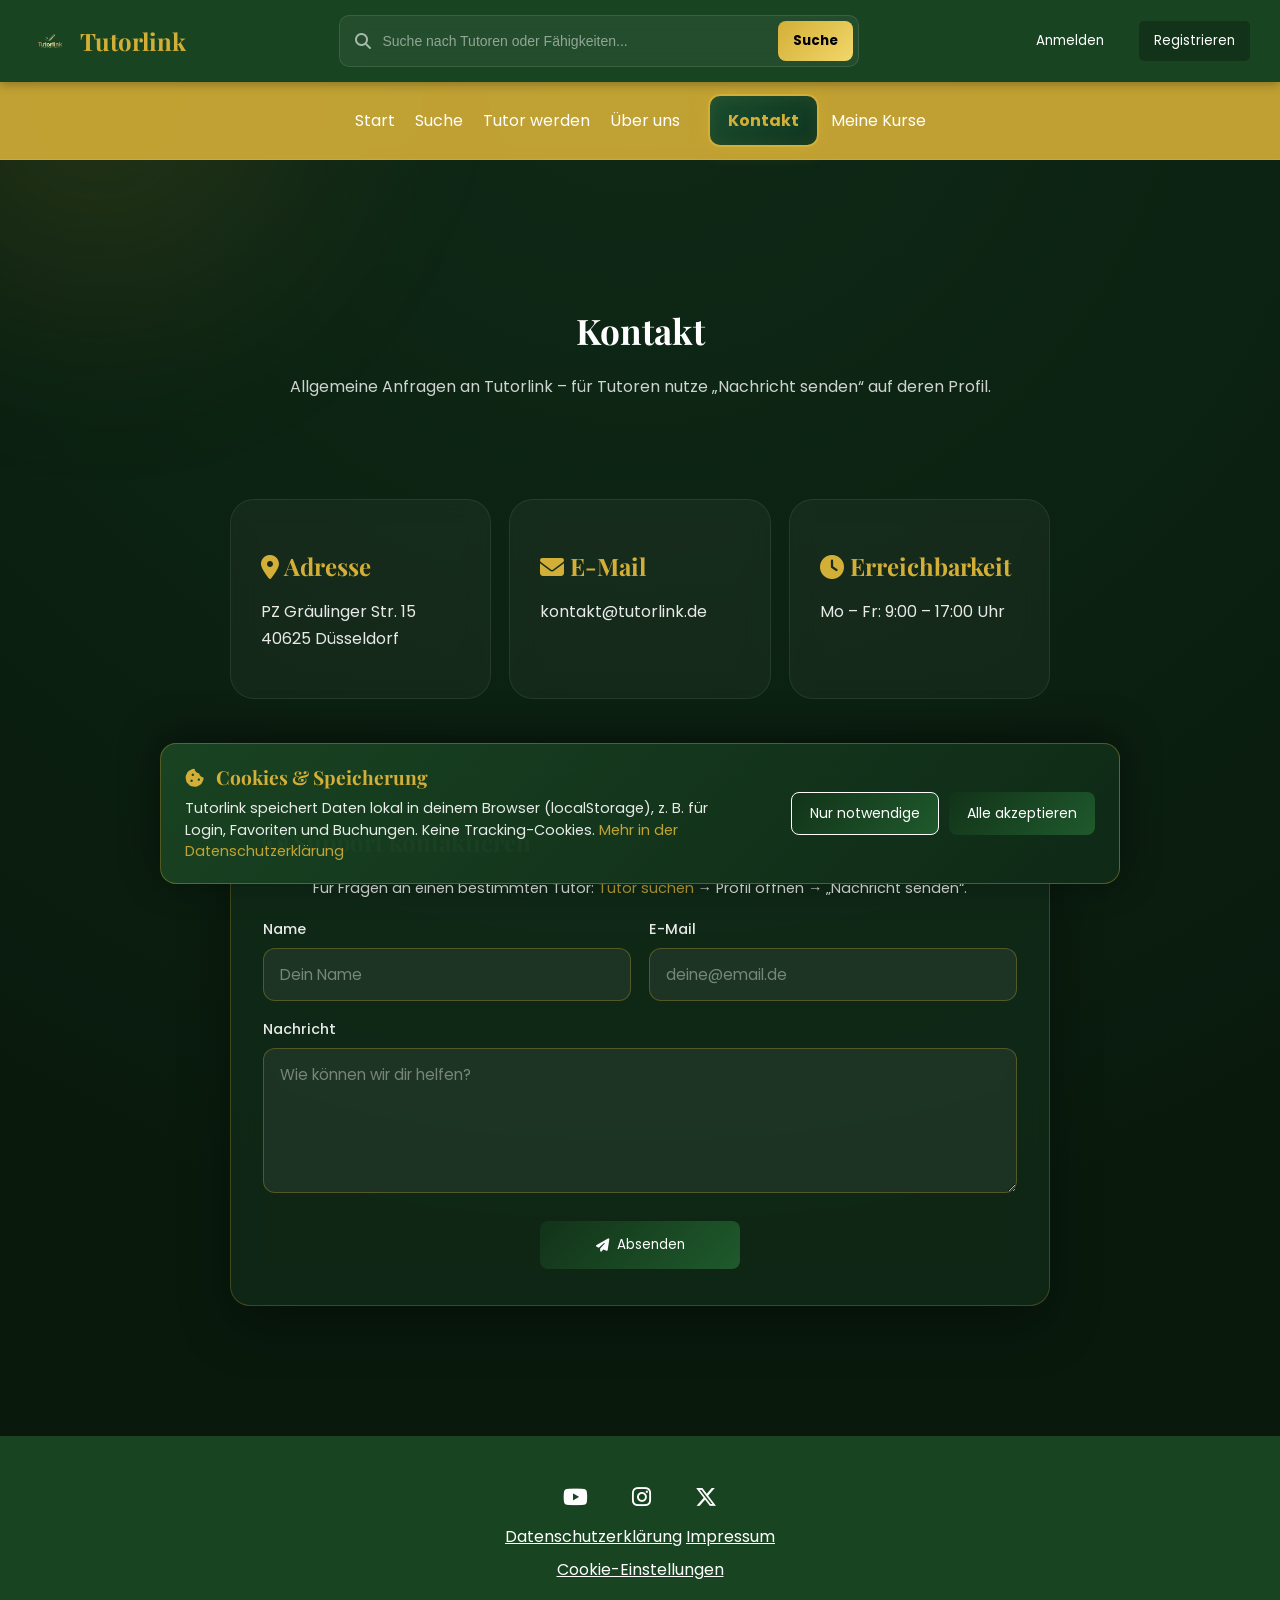
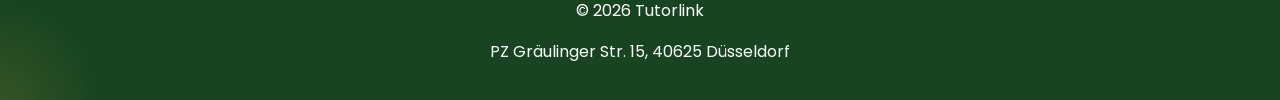
<file: kontakt.html>
<!DOCTYPE html>
<html lang="de">

<head>
    <meta charset="UTF-8">
    <meta name="viewport" content="width=device-width, initial-scale=1.0">
    <link href="https://fonts.googleapis.com/css2?family=Playfair+Display&family=Poppins&display=swap" rel="stylesheet">
    <title>Tutorlink - Kontakt</title>
    <link rel="stylesheet" href="css/style.css">
    <link rel="icon" href="images/favicon.ico" type="image/x-icon">
    <link rel="stylesheet" href="https://cdnjs.cloudflare.com/ajax/libs/font-awesome/6.5.0/css/all.min.css">
</head>

<body>

    <div class="bottom-nav">
        <a href="index.html"><i class="fa-solid fa-house"></i></a>
        <a href="suche.html"><i class="fa-solid fa-magnifying-glass"></i></a>
        <a href="meine-kurse.html"><i class="fa-solid fa-book-open"></i></a>
        <a href="tutor-werden.html"><i class="fa-solid fa-user-plus"></i></a>
    </div>

    <header class="header">
        <div class="mobile-top">
            <button class="burger" onclick="toggleMenu()">☰</button>
        </div>

        <div class="logo">
            <img src="images/tutorlink_logo_transparent.png" alt="Tutorlink Logo">
            <span>Tutorlink</span>
        </div>

        <div class="search-bar">
            <i class="fa-solid fa-magnifying-glass"></i>
            <input type="text" id="searchInput" placeholder="Suche nach Tutoren oder Fähigkeiten...">
            <button onclick="searchTutors()">Suche</button>
            <div class="search-suggestions" id="suggestions"></div>
        </div>

        <div class="actions" id="authArea">
            <button class="login" onclick="openLogin()">Anmelden</button>
            <button class="register" onclick="openRegister()">Registrieren</button>
        </div>
    </header>

    <nav id="mobileNav">
        <button class="close-nav" onclick="toggleMenu()">✕</button>
        <a href="index.html">Start</a>
        <a href="suche.html">Suche</a>
        <a href="tutor-werden.html">Tutor werden</a>
        <a href="ueber-uns.html">Über uns</a>
        <a href="kontakt.html">Kontakt</a>
        <a href="meine-kurse.html">Meine Kurse</a>
    </nav>

    <main class="content-page">
        <section class="search-hero">
            <h1>Kontakt</h1>
            <p>Allgemeine Anfragen an Tutorlink – für Tutoren nutze „Nachricht senden“ auf deren Profil.</p>
        </section>

        <section class="content-block contact-grid">
            <div class="detail-card">
                <h2><i class="fa-solid fa-location-dot"></i> Adresse</h2>
                <p>PZ Gräulinger Str. 15<br>40625 Düsseldorf</p>
            </div>

            <div class="detail-card">
                <h2><i class="fa-solid fa-envelope"></i> E-Mail</h2>
                <p>kontakt@tutorlink.de</p>
            </div>

            <div class="detail-card">
                <h2><i class="fa-solid fa-clock"></i> Erreichbarkeit</h2>
                <p>Mo – Fr: 9:00 – 17:00 Uhr</p>
            </div>
        </section>

        <section class="tutor-apply-card contact-form-card">
            <h2><i class="fa-solid fa-headset"></i> Support kontaktieren</h2>
            <p class="contact-note">
                Für Fragen an einen bestimmten Tutor:
                <a href="suche.html">Tutor suchen</a> → Profil öffnen → „Nachricht senden“.
            </p>
            <form id="contactForm" class="tutor-apply-form">
                <div class="form-row">
                    <div class="form-group">
                        <label for="contactName">Name</label>
                        <input type="text" id="contactName" placeholder="Dein Name" required>
                    </div>
                    <div class="form-group">
                        <label for="contactEmail">E-Mail</label>
                        <input type="email" id="contactEmail" placeholder="deine@email.de" required>
                    </div>
                </div>
                <div class="form-group full">
                    <label for="contactMessage">Nachricht</label>
                    <textarea id="contactMessage" rows="5" placeholder="Wie können wir dir helfen?" required></textarea>
                </div>
                <div class="form-actions">
                    <button type="submit" class="btn">
                        <i class="fa-solid fa-paper-plane"></i>
                        Absenden
                    </button>
                </div>
            </form>
        </section>
    </main>

    <footer>
        <div class="socials">
            <a href="#"><i class="fab fa-youtube"></i></a>
            <a href="#"><i class="fab fa-instagram"></i></a>
            <a href="#"><i class="fab fa-x-twitter"></i></a>
        </div>
        <a href="datenschutz.html">Datenschutzerklärung</a>
        <a href="impressum.html">Impressum</a>
        <p>© 2026 Tutorlink</p>
        <p>PZ Gräulinger Str. 15, 40625 Düsseldorf</p>
    </footer>

    <div class="popup" id="loginPopup">
        <div class="popup-content">
            <span class="close" onclick="closeLogin()">&times;</span>
            <h2>Anmelden</h2>
            <input type="text" id="loginEmail" placeholder="E-Mail">
            <input type="password" id="loginPass" placeholder="Passwort">
            <button class="btn" onclick="loginUser()">Login</button>
            <p>Noch kein Konto?</p>
            <button class="switch-btn" onclick="switchToRegister()">Registrieren</button>
        </div>
    </div>

    <div class="popup" id="registerPopup">
        <div class="popup-content">
            <span class="close" onclick="closeRegister()">&times;</span>
            <h2>Registrieren</h2>
            <input type="text" id="regName" placeholder="Name">
            <input type="text" id="regEmail" placeholder="E-Mail">
            <input type="password" id="regPass" placeholder="Passwort">
            <button class="btn" onclick="registerUser()">Registrieren</button>
            <p>Schon ein Konto?</p>
            <button class="switch-btn" onclick="switchToLogin()">Anmelden</button>
        </div>
    </div>

    <div class="cursor-glow"></div>

    <script src="js/data.js"></script>
    <script src="js/creator-code.js"></script>
    <script src="js/auth.js"></script>
    <script src="js/cookies.js"></script>
    <script src="js/messages.js"></script>
    <script src="js/dashboard.js"></script>
    <script src="js/app.js"></script>
</body>

</html>
</file>
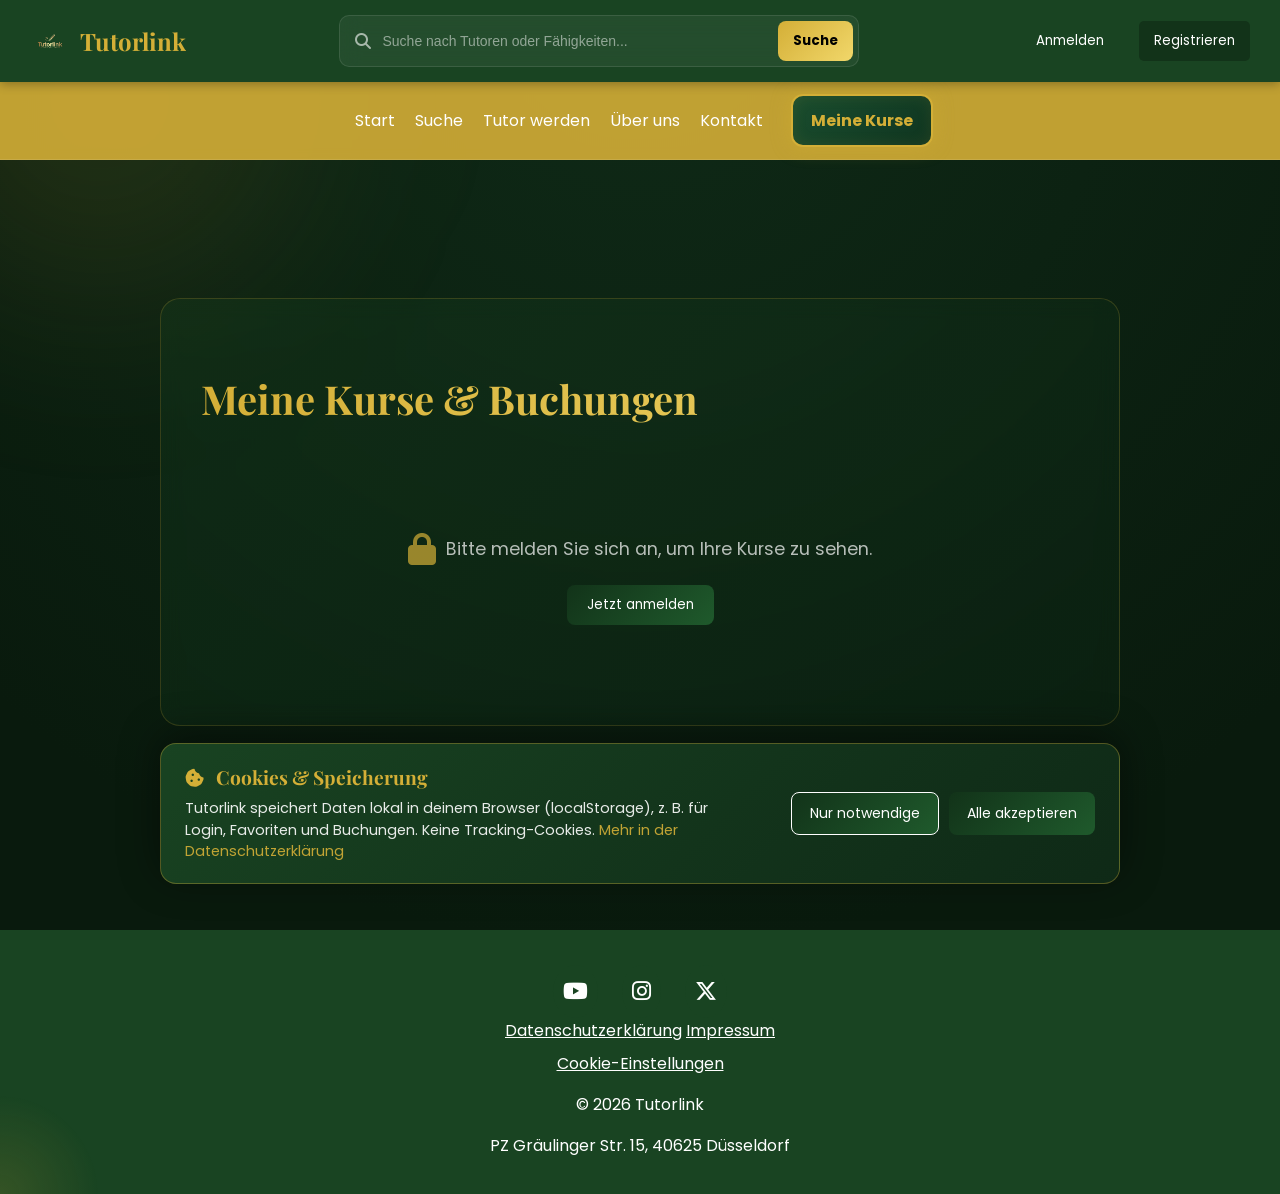
<file: meine-kurse.html>
<!DOCTYPE html>
<html lang="de">

<head>
    <meta charset="UTF-8">
    <meta name="viewport" content="width=device-width, initial-scale=1.0">
    <link href="https://fonts.googleapis.com/css2?family=Playfair+Display&family=Poppins&display=swap" rel="stylesheet">
    <title>Tutorlink - Meine Kurse</title>
    <link rel="stylesheet" href="css/style.css">
    <link rel="icon" href="images/favicon.ico" type="image/x-icon">
    <link rel="stylesheet" href="https://cdnjs.cloudflare.com/ajax/libs/font-awesome/6.5.0/css/all.min.css">
</head>

<body>

    <div class="bottom-nav">
        <a href="index.html"><i class="fa-solid fa-house"></i></a>
        <a href="suche.html"><i class="fa-solid fa-magnifying-glass"></i></a>
        <a href="meine-kurse.html"><i class="fa-solid fa-book-open"></i></a>
        <a href="tutor-werden.html"><i class="fa-solid fa-user-plus"></i></a>
    </div>

    <header class="header">
        <div class="mobile-top">
            <button class="burger" onclick="toggleMenu()">
                ☰
            </button>
        </div>

        <div class="logo">
            <img src="images/tutorlink_logo_transparent.png" alt="Tutorlink Logo">
            <span>Tutorlink</span>
        </div>

        <div class="search-bar">
            <i class="fa-solid fa-magnifying-glass"></i>
            <input type="text" id="searchInput" placeholder="Suche nach Tutoren oder Fähigkeiten...">
            <button onclick="searchTutors()">Suche</button>
            <div class="search-suggestions" id="suggestions"></div>
        </div>

        <div class="actions" id="authArea">
            <button class="login" onclick="openLogin()">Anmelden</button>
            <button class="register" onclick="openRegister()">Registrieren</button>
        </div>
    </header>

    <nav id="mobileNav">
        <button class="close-nav" onclick="toggleMenu()">✕</button>

        <a href="index.html">Start</a>
        <a href="suche.html">Suche</a>
        <a href="tutor-werden.html">Tutor werden</a>
        <a href="ueber-uns.html">Über uns</a>
        <a href="kontakt.html">Kontakt</a>
        <a href="meine-kurse.html">Meine Kurse</a>
    </nav>

    <main>
        <section class="dashboard-page">
            <div class="dashboard-container">
                <h1>Meine Kurse & Buchungen</h1>

                <div class="auth-check" id="authCheck">
                    <p class="empty-state">
                        <i class="fa-solid fa-lock"></i>
                        Bitte melden Sie sich an, um Ihre Kurse zu sehen.
                    </p>
                    <button class="btn" onclick="openLogin()">Jetzt anmelden</button>
                </div>

                <div class="dashboard-content" id="dashboardContent" style="display: none;">
                    <div class="user-header">
                        <div class="user-info">
                            <h2 id="dashName">Benutzer</h2>
                            <p id="dashMail">Email</p>
                        </div>
                        <button class="btn secondary" onclick="logoutUser()">Abmelden</button>
                    </div>

                    <div class="dashboard-tabs">
                        <button class="tab active" data-tab="bookings">
                            <i class="fa-solid fa-calendar-check"></i> Meine Buchungen
                        </button>
                        <button class="tab" data-tab="favorites">
                            <i class="fa-solid fa-heart"></i> Favoriten
                        </button>
                        <button class="tab" data-tab="ratings">
                            <i class="fa-solid fa-star"></i> Meine Bewertungen
                        </button>
                        <button class="tab" data-tab="messages">
                            <i class="fa-solid fa-envelope"></i> Nachrichten
                        </button>
                    </div>

                    <div id="tab-bookings" class="tab-content active">
                        <div id="bookingsContent"></div>
                    </div>

                    <div id="tab-favorites" class="tab-content">
                        <div id="favoritesContent"></div>
                    </div>

                    <div id="tab-ratings" class="tab-content">
                        <div id="ratingsContent"></div>
                    </div>

                    <div id="tab-messages" class="tab-content">
                        <div id="messagesContent"></div>
                    </div>
                </div>
            </div>
        </section>
    </main>

    <footer>
        <div class="socials">
            <a href="#"><i class="fab fa-youtube"></i></a>
            <a href="#"><i class="fab fa-instagram"></i></a>
            <a href="#"><i class="fab fa-x-twitter"></i></a>
        </div>
        <a href="datenschutz.html">Datenschutzerklärung</a>
        <a href="impressum.html">Impressum</a>
        <p>© 2026 Tutorlink</p>
        <p>PZ Gräulinger Str. 15, 40625 Düsseldorf</p>
    </footer>

    <div class="popup" id="loginPopup">
        <div class="popup-content">
            <span class="close" onclick="closeLogin()">&times;</span>
            <h2>Anmelden</h2>

            <input type="text" id="loginEmail" placeholder="E-Mail">
            <input type="password" id="loginPass" placeholder="Passwort">

            <button class="btn" onclick="loginUser()">Login</button>

            <p>Noch kein Konto?</p>
            <button class="switch-btn" onclick="switchToRegister()">Registrieren</button>
        </div>
    </div>

    <div class="popup" id="registerPopup">
        <div class="popup-content">
            <span class="close" onclick="closeRegister()">&times;</span>
            <h2>Registrieren</h2>

            <input type="text" id="regName" placeholder="Name">
            <input type="text" id="regEmail" placeholder="E-Mail">
            <input type="password" id="regPass" placeholder="Passwort">

            <button class="btn" onclick="registerUser()">Registrieren</button>

            <p>Schon ein Konto?</p>
            <button class="switch-btn" onclick="switchToLogin()">Anmelden</button>
        </div>
    </div>

    <div class="cursor-glow"></div>

    <script src="js/data.js"></script>
    <script src="js/creator-code.js"></script>
    <script src="js/auth.js"></script>
    <script src="js/cookies.js"></script>
    <script src="js/messages.js"></script>
    <script src="js/dashboard.js"></script>
    <script src="js/app.js"></script>
</body>

</html>
</file>
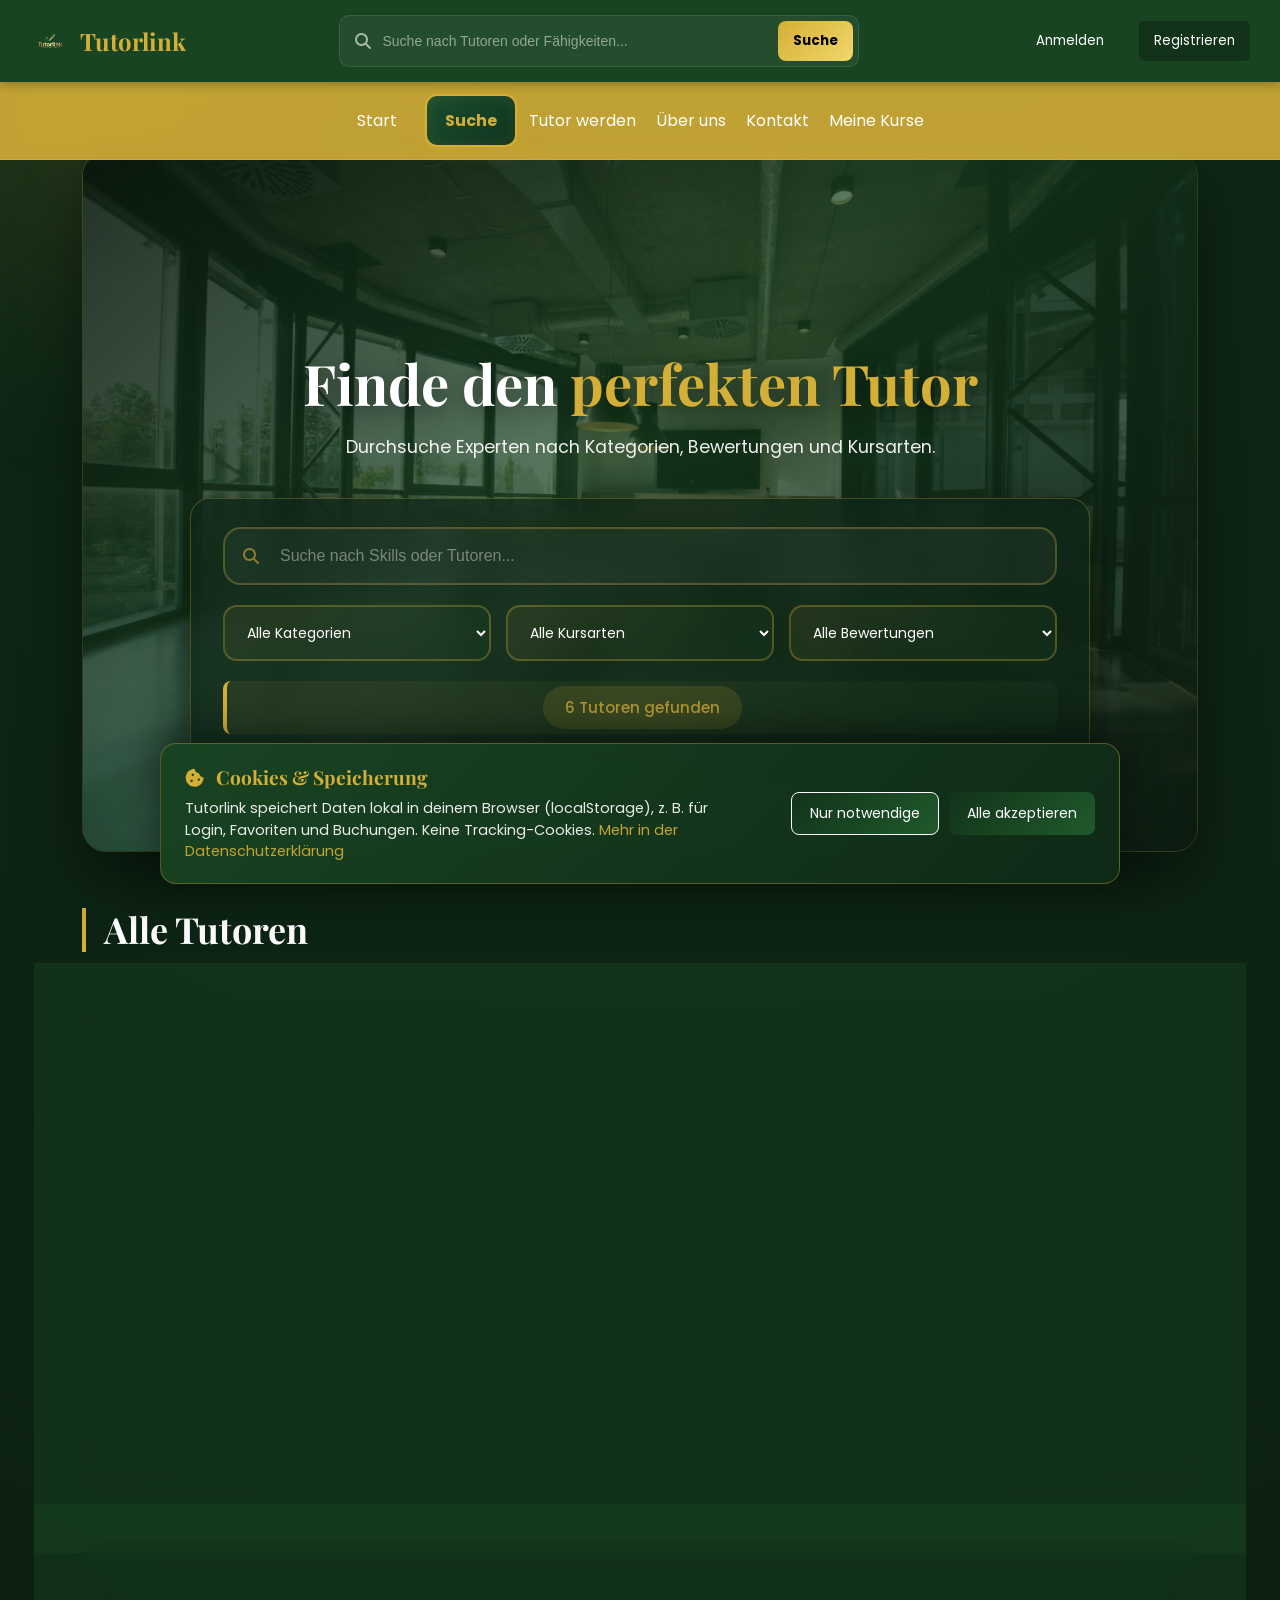
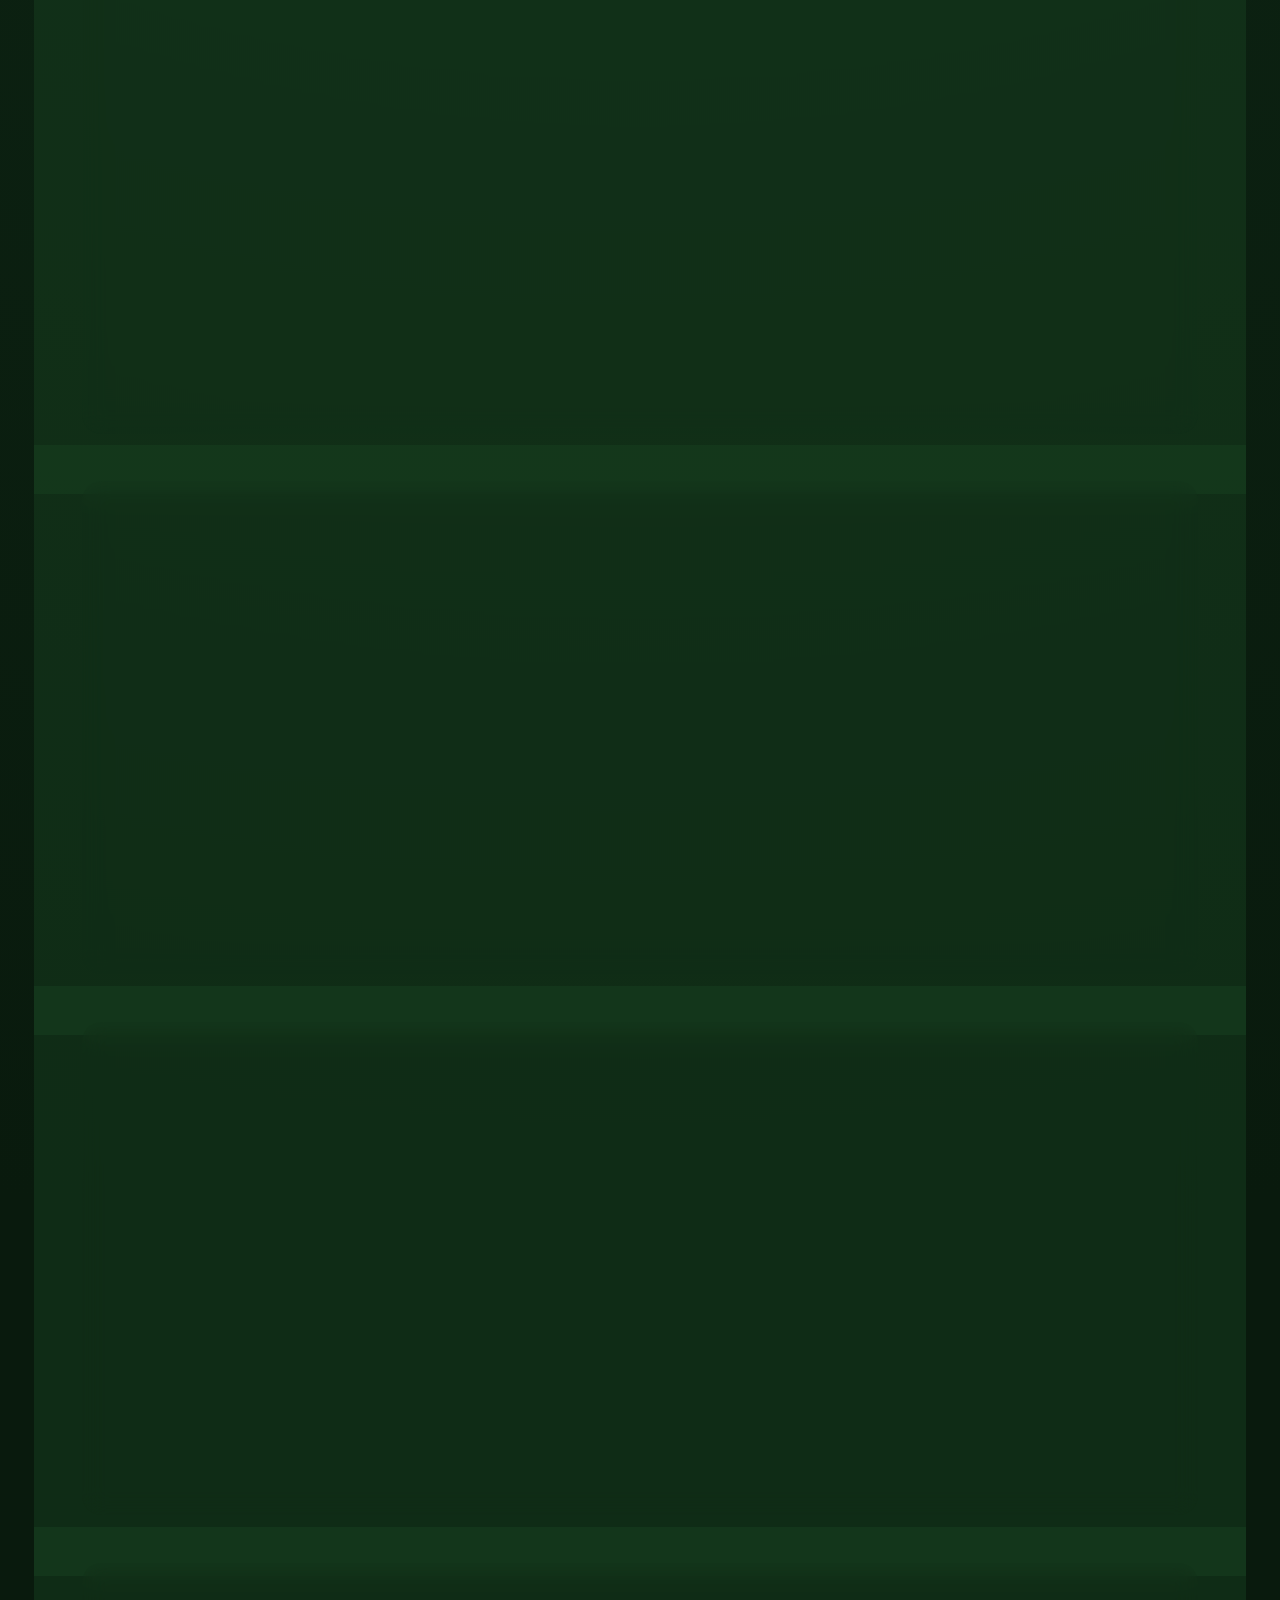
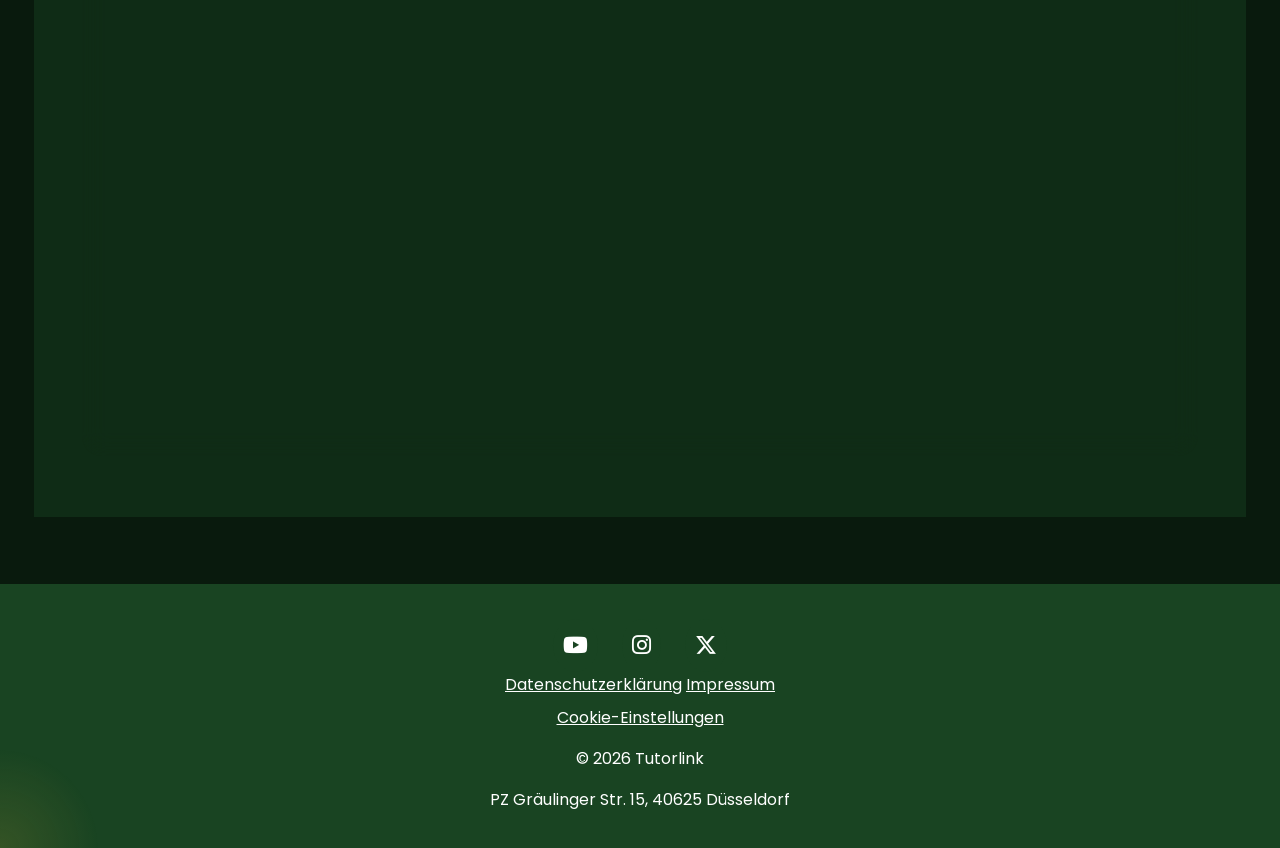
<file: suche.html>
<!DOCTYPE html>
<html lang="de">

<head>
    <meta charset="UTF-8">
    <meta name="viewport" content="width=device-width, initial-scale=1.0">
    <link href="https://fonts.googleapis.com/css2?family=Playfair+Display&family=Poppins&display=swap" rel="stylesheet">
    <title>Tutorlink - Suche</title>
    <link rel="stylesheet" href="css/style.css">
    <link rel="icon" href="images/favicon.ico" type="image/x-icon">
    <link rel="stylesheet" href="https://cdnjs.cloudflare.com/ajax/libs/font-awesome/6.5.0/css/all.min.css">
</head>

<body>

    <div class="bottom-nav">

        <a href="index.html"><i class="fa-solid fa-house"></i></a>
        <a href="suche.html"><i class="fa-solid fa-magnifying-glass"></i></a>
        <a href="meine-kurse.html"><i class="fa-solid fa-book-open"></i></a>
        <a href="tutor-werden.html"><i class="fa-solid fa-user-plus"></i></a>
    </div>

    <header class="header">
        <div class="mobile-top">
            <button class="burger" onclick="toggleMenu()">
                ☰
            </button>
        </div>

        <div class="logo">
            <img src="images/tutorlink_logo_transparent.png" alt="Tutorlink Logo">
            <span>Tutorlink</span>
        </div>

        <div class="search-bar">
            <i class="fa-solid fa-magnifying-glass"></i>
            <input type="text" id="searchInput" placeholder="Suche nach Tutoren oder Fähigkeiten...">
            <button onclick="searchTutors()">Suche</button>
            <div class="search-suggestions" id="suggestions"></div>
        </div>

        <div class="actions" id="authArea">
            <button class="login" onclick="openLogin()">Anmelden</button>
            <button class="register" onclick="openRegister()">Registrieren</button>
        </div>
    </header>

    <nav id="mobileNav">
        <button class="close-nav" onclick="toggleMenu()">✕</button>

        <a href="index.html">Start</a>
        <a href="suche.html">Suche</a>
        <a href="tutor-werden.html">Tutor werden</a>
        <a href="ueber-uns.html">Über uns</a>
        <a href="kontakt.html">Kontakt</a>
        <a href="meine-kurse.html">Meine Kurse</a>
    </nav>

    <main class="page-layout suche-page">

        <section class="page-hero page-hero--suche">
            <div class="page-hero-bg" aria-hidden="true"></div>

            <div class="page-hero-content">
                <h1>Finde den <span class="highlight">perfekten Tutor</span></h1>
                <p class="hero-lead">Durchsuche Experten nach Kategorien, Bewertungen und Kursarten.</p>

                <div class="search-glass-panel search-page-box">
                    <div class="search-input-wrap">
                        <i class="fa-solid fa-magnifying-glass"></i>
                        <input type="text" id="searchPageInput" placeholder="Suche nach Skills oder Tutoren...">
                    </div>

                    <div class="filter-row">
                        <select id="categoryFilter">
                            <option value="">Alle Kategorien</option>
                            <option value="technik">Technik</option>
                            <option value="kreativ">Kreativ</option>
                            <option value="sport">Sport</option>
                            <option value="sprachen">Sprachen</option>
                            <option value="musik">Musik</option>
                            <option value="wissenschaft">Wissenschaft</option>
                            <option value="kochen">Kochen</option>
                            <option value="business">Business</option>
                        </select>

                        <select id="kursFilter">
                            <option value="">Alle Kursarten</option>
                            <option value="Online">Online-Kurse</option>
                            <option value="Präsenz">Präsenzkurse</option>
                        </select>

                        <select id="ratingFilter">
                            <option value="">Alle Bewertungen</option>
                            <option value="4">4+ Sterne</option>
                            <option value="4.5">4.5+ Sterne</option>
                        </select>
                    </div>

                    <div class="result-info">
                        <p id="resultCount">6 Tutoren gefunden</p>
                    </div>
                </div>
            </div>
        </section>

        <h2 class="section-heading">Alle Tutoren</h2>

        <section id="technik" class="tutor-section">
            <h2>💻 Technik</h2>
            <div class="card-row">
                <div class="card" onclick="openTutorPage('fridolin')">
                    <img src="images/fridolin.jpg" alt="Tutor 1">
                    <h3>Fridolin Wumpe</h3>
                    <p class="category-tag">Webentwicklung</p>
                    <p class="rating">⭐ 4.5 (95 Bewertungen)</p>
                    <div class="stars">
                        <i class="fa-solid fa-star" data-value="1"></i>
                        <i class="fa-solid fa-star" data-value="2"></i>
                        <i class="fa-solid fa-star" data-value="3"></i>
                        <i class="fa-solid fa-star" data-value="4"></i>
                        <i class="fa-solid fa-star" data-value="5"></i>
                    </div>
                    <p class="kursart">💬 Online-Kurse</p>
                    <div class="favorite">
                        <i class="fa-regular fa-heart"></i>
                    </div>
                </div>
            </div>
        </section>

        <section id="kreativ" class="tutor-section">
            <h2>🎨 Kreativ</h2>
            <div class="card-row">
                <div class="card" onclick="openTutorPage('luna')">
                    <img src="images/luna.jpg" alt="Tutor 2">
                    <h3>Luna Attamann</h3>
                    <p class="category-tag">Social Media Marketing</p>
                    <p class="rating">⭐ 4.8 (120 Bewertungen)</p>
                    <div class="stars">
                        <i class="fa-solid fa-star" data-value="1"></i>
                        <i class="fa-solid fa-star" data-value="2"></i>
                        <i class="fa-solid fa-star" data-value="3"></i>
                        <i class="fa-solid fa-star" data-value="4"></i>
                        <i class="fa-solid fa-star" data-value="5"></i>
                    </div>
                    <p class="kursart">💬 Online-Kurse</p>
                    <div class="favorite">
                        <i class="fa-regular fa-heart"></i>
                    </div>
                </div>

                <div class="card" onclick="openTutorPage('leyla')">
                    <img src="images/leyla.jpg" alt="Tutor 6">
                    <h3>Leyla Mayer</h3>
                    <p class="category-tag">Painting & Zeichnen</p>
                    <p class="rating">⭐ 4.8 (100 Bewertungen)</p>
                    <div class="stars">
                        <i class="fa-solid fa-star" data-value="1"></i>
                        <i class="fa-solid fa-star" data-value="2"></i>
                        <i class="fa-solid fa-star" data-value="3"></i>
                        <i class="fa-solid fa-star" data-value="4"></i>
                        <i class="fa-solid fa-star" data-value="5"></i>
                    </div>
                    <p class="kursart">💬 Präsenzkurse</p>
                    <div class="favorite">
                        <i class="fa-regular fa-heart"></i>
                    </div>
                </div>
            </div>
        </section>

        <section id="sport" class="tutor-section">
            <h2>⚽ Sport</h2>
            <div class="card-row">
                <div class="card" onclick="openTutorPage('paul')">
                    <img src="images/paul.jpg" alt="Tutor 3">
                    <h3>Paul Weber</h3>
                    <p class="category-tag">Ernährung & Fitness</p>
                    <p class="rating">⭐ 4.9 (85 Bewertungen)</p>
                    <div class="stars">
                        <i class="fa-solid fa-star" data-value="1"></i>
                        <i class="fa-solid fa-star" data-value="2"></i>
                        <i class="fa-solid fa-star" data-value="3"></i>
                        <i class="fa-solid fa-star" data-value="4"></i>
                        <i class="fa-solid fa-star" data-value="5"></i>
                    </div>
                    <p class="kursart">💬 Präsenzkurse</p>
                    <div class="favorite">
                        <i class="fa-regular fa-heart"></i>
                    </div>
                </div>
            </div>
        </section>

        <section id="sprachen" class="tutor-section">
            <h2>📚 Sprachen</h2>
            <div class="card-row">
                <div class="card" onclick="openTutorPage('anna')">
                    <img src="images/anna.jpg" alt="Tutor 4">
                    <h3>Anna Müller</h3>
                    <p class="category-tag">Deutsch & Grammatik</p>
                    <p class="rating">⭐ 4.7 (110 Bewertungen)</p>
                    <div class="stars">
                        <i class="fa-solid fa-star" data-value="1"></i>
                        <i class="fa-solid fa-star" data-value="2"></i>
                        <i class="fa-solid fa-star" data-value="3"></i>
                        <i class="fa-solid fa-star" data-value="4"></i>
                        <i class="fa-solid fa-star" data-value="5"></i>
                    </div>
                    <p class="kursart">💬 Online-Kurse</p>
                    <div class="favorite">
                        <i class="fa-regular fa-heart"></i>
                    </div>
                </div>
            </div>
        </section>

        <section id="wissenschaft" class="tutor-section">
            <h2>🧠 Wissenschaft</h2>
            <div class="card-row">
                <div class="card" onclick="openTutorPage('julian')">
                    <img src="images/julian.jpg" alt="Tutor 5">
                    <h3>Julian Sano</h3>
                    <p class="category-tag">Mathematik Nachhilfe</p>
                    <p class="rating">⭐ 4.6 (90 Bewertungen)</p>
                    <div class="stars">
                        <i class="fa-solid fa-star" data-value="1"></i>
                        <i class="fa-solid fa-star" data-value="2"></i>
                        <i class="fa-solid fa-star" data-value="3"></i>
                        <i class="fa-solid fa-star" data-value="4"></i>
                        <i class="fa-solid fa-star" data-value="5"></i>
                    </div>
                    <p class="kursart">💬 Online-Kurse</p>
                    <div class="favorite">
                        <i class="fa-regular fa-heart"></i>
                    </div>
                </div>
            </div>
        </section>
    </main>

    <footer>
        <div class="socials">
            <a href="#"><i class="fab fa-youtube"></i></a>
            <a href="#"><i class="fab fa-instagram"></i></a>
            <a href="#"><i class="fab fa-x-twitter"></i></a>
        </div>
        <a href="datenschutz.html">Datenschutzerklärung</a>
        <a href="impressum.html">Impressum</a>
        <p>© 2026 Tutorlink</p>
        <p>PZ Gräulinger Str. 15, 40625 Düsseldorf</p>
    </footer>

    <div class="popup" id="tutorPopup">
        <div class="popup-content">
            <span class="close" onclick="closeTutorPopup()">&times;</span>

            <h2 id="popup-name">Tutor Name</h2>
            <p id="popup-category">Kategorie</p>
            <p id="popup-rating">Bewertung</p>
            <p id="popup-kursart">Kursart</p>
            <p id="popup-description">Beschreibung des Tutors</p>

            <button class="btn">Jetzt buchen</button>
        </div>
    </div>

    <div class="popup" id="loginPopup">
        <div class="popup-content">
            <span class="close" onclick="closeLogin()">&times;</span>
            <h2>Anmelden</h2>

            <input type="text" id="loginEmail" placeholder="E-Mail">
            <input type="password" id="loginPass" placeholder="Passwort">

            <button class="btn" onclick="loginUser()">Login</button>

            <p>Noch kein Konto?</p>
            <button class="switch-btn" onclick="switchToRegister()">Registrieren</button>
        </div>
    </div>

    <div class="popup" id="registerPopup">
        <div class="popup-content">
            <span class="close" onclick="closeRegister()">&times;</span>
            <h2>Registrieren</h2>

            <input type="text" id="regName" placeholder="Name">
            <input type="text" id="regEmail" placeholder="E-Mail">
            <input type="password" id="regPass" placeholder="Passwort">

            <button class="btn" onclick="registerUser()">Registrieren</button>

            <p>Schon ein Konto?</p>
            <button class="switch-btn" onclick="switchToLogin()">Anmelden</button>
        </div>
    </div>

    <div class="cursor-glow"></div>

    <script src="js/data.js"></script>
    <script src="js/creator-code.js"></script>
    <script src="js/auth.js"></script>
    <script src="js/cookies.js"></script>
    <script src="js/dashboard.js"></script>
    <script src="js/app.js"></script>

</body>

</html>
</file>
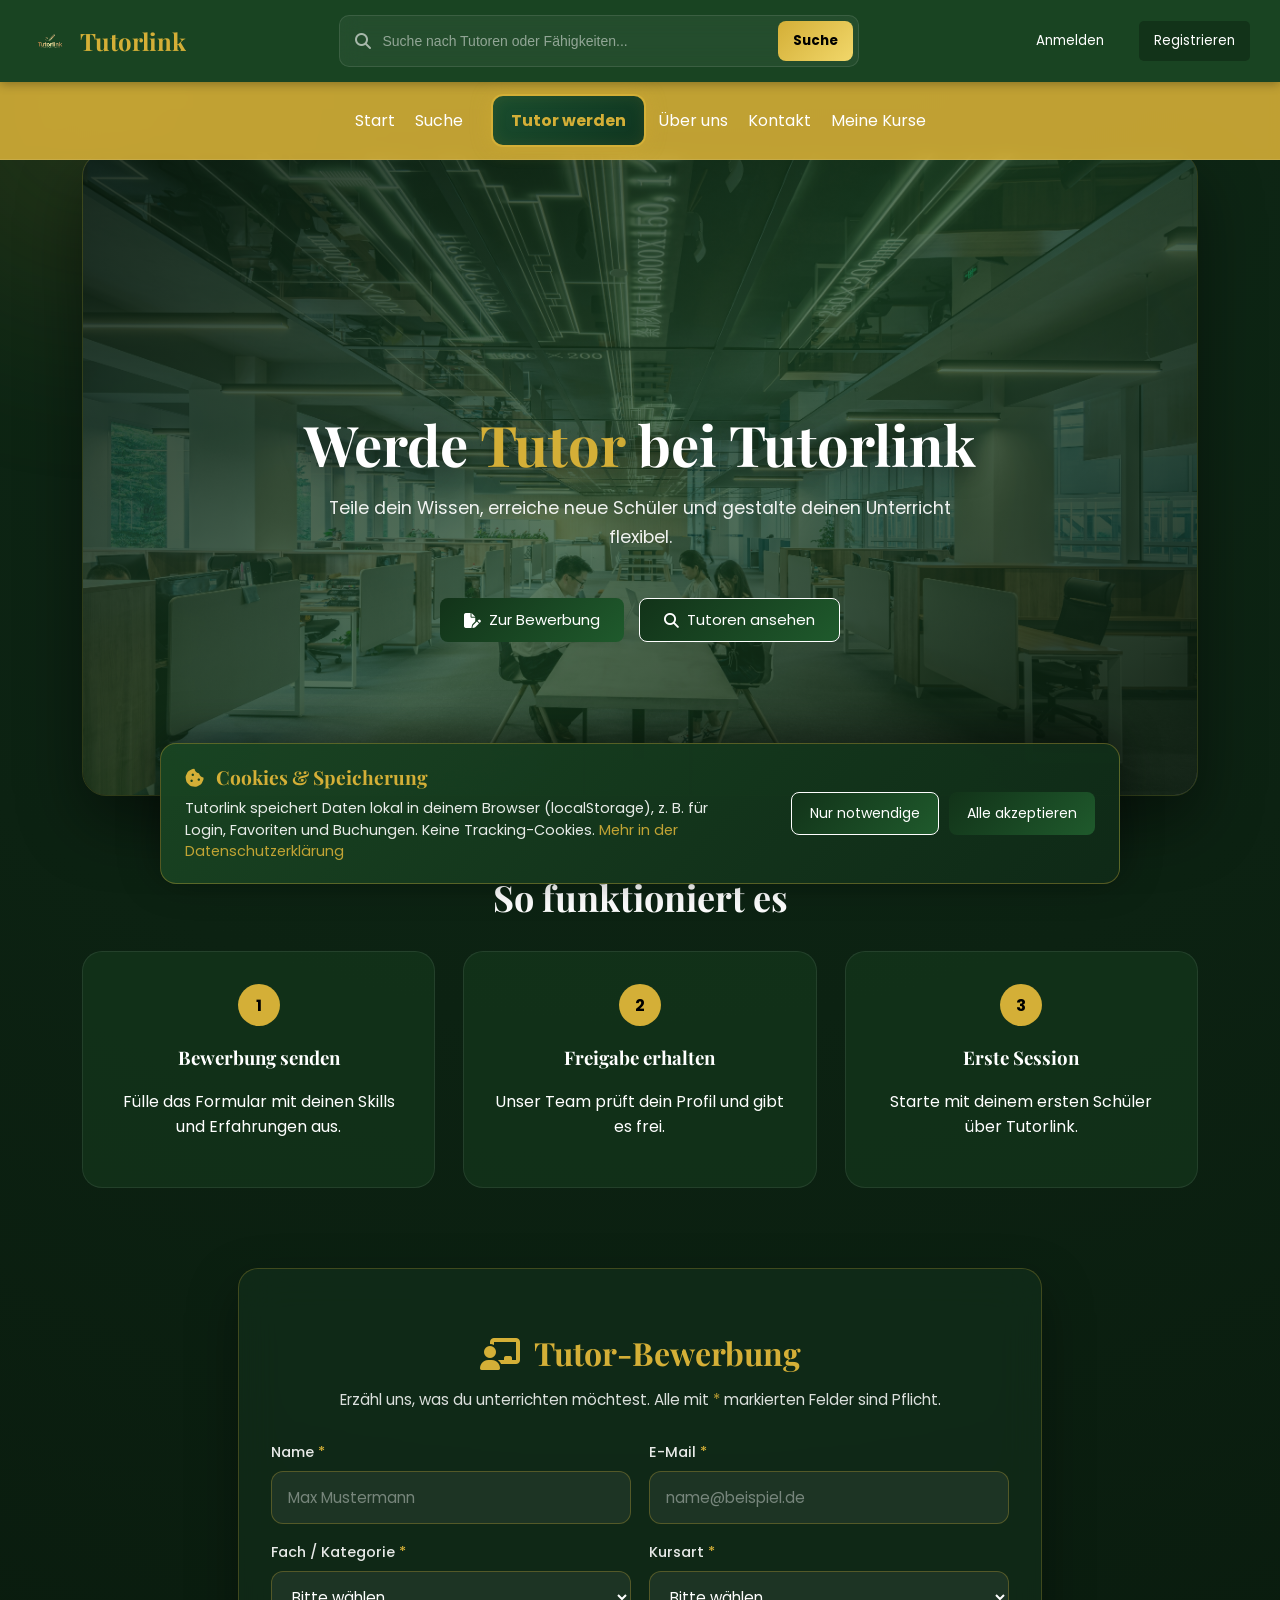
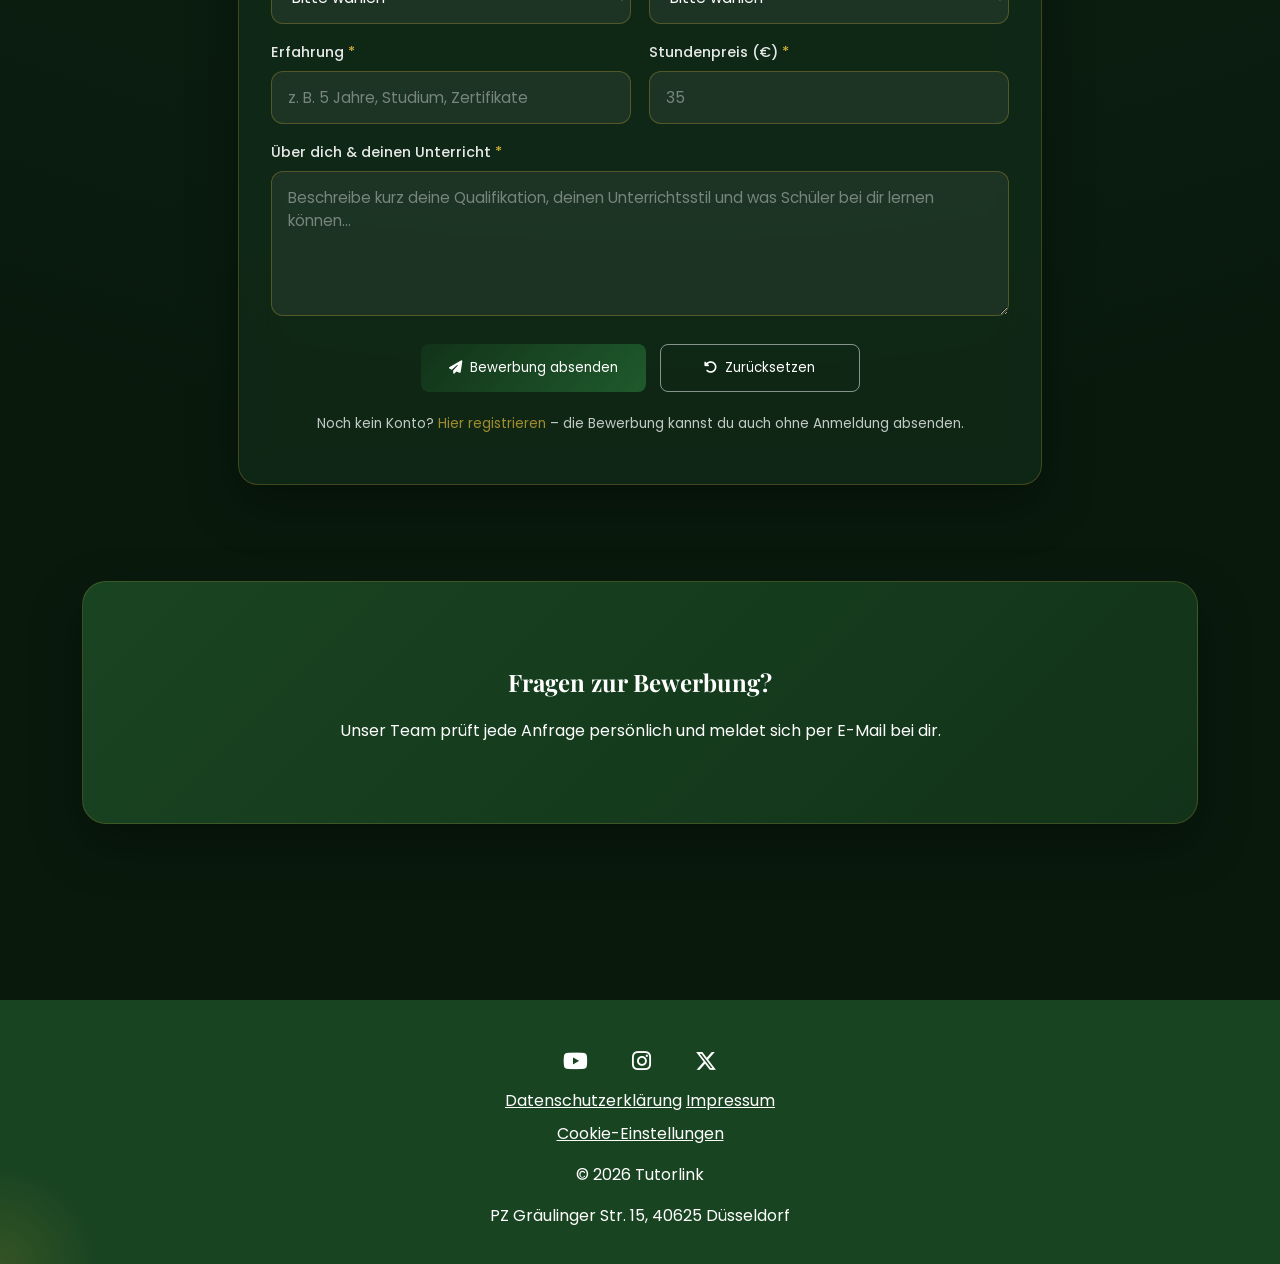
<file: tutor-werden.html>
<!DOCTYPE html>
<html lang="de">

<head>
    <meta charset="UTF-8">
    <meta name="viewport" content="width=device-width, initial-scale=1.0">
    <link href="https://fonts.googleapis.com/css2?family=Playfair+Display&family=Poppins&display=swap" rel="stylesheet">
    <title>Tutorlink - Tutor werden</title>
    <link rel="stylesheet" href="css/style.css">
    <link rel="icon" href="images/favicon.ico" type="image/x-icon">
    <link rel="stylesheet" href="https://cdnjs.cloudflare.com/ajax/libs/font-awesome/6.5.0/css/all.min.css">
</head>

<body>

    <div class="bottom-nav">
        <a href="index.html"><i class="fa-solid fa-house"></i></a>
        <a href="suche.html"><i class="fa-solid fa-magnifying-glass"></i></a>
        <a href="meine-kurse.html"><i class="fa-solid fa-book-open"></i></a>
        <a href="tutor-werden.html"><i class="fa-solid fa-user-plus"></i></a>
    </div>

    <header class="header">
        <div class="mobile-top">
            <button class="burger" onclick="toggleMenu()">
                ☰
            </button>
        </div>

        <div class="logo">
            <img src="images/tutorlink_logo_transparent.png" alt="Tutorlink Logo">
            <span>Tutorlink</span>
        </div>

        <div class="search-bar">
            <i class="fa-solid fa-magnifying-glass"></i>
            <input type="text" id="searchInput" placeholder="Suche nach Tutoren oder Fähigkeiten...">
            <button onclick="searchTutors()">Suche</button>
            <div class="search-suggestions" id="suggestions"></div>
        </div>

        <div class="actions" id="authArea">
            <button class="login" onclick="openLogin()">Anmelden</button>
            <button class="register" onclick="openRegister()">Registrieren</button>
        </div>
    </header>

    <nav id="mobileNav">
        <button class="close-nav" onclick="toggleMenu()">✕</button>

        <a href="index.html">Start</a>
        <a href="suche.html">Suche</a>
        <a href="tutor-werden.html">Tutor werden</a>
        <a href="ueber-uns.html">Über uns</a>
        <a href="kontakt.html">Kontakt</a>
        <a href="meine-kurse.html">Meine Kurse</a>
    </nav>

    <main class="page-layout tutor-werden-page">

        <section class="page-hero page-hero--tutor-werden">
            <div class="page-hero-bg" aria-hidden="true"></div>

            <div class="page-hero-content">
                <h1>Werde <span class="highlight">Tutor</span> bei Tutorlink</h1>
                <p class="hero-lead">Teile dein Wissen, erreiche neue Schüler und gestalte deinen Unterricht flexibel.</p>

                <div class="auswahl hero-actions">
                    <button type="button" class="btn" onclick="scrollToBewerbung()">
                        <i class="fa-solid fa-file-pen"></i>
                        Zur Bewerbung
                    </button>
                    <a href="suche.html" class="btn secondary">
                        <i class="fa-solid fa-magnifying-glass"></i>
                        Tutoren ansehen
                    </a>
                </div>
            </div>
        </section>

        <section class="steps-section">
            <h2 class="section-heading section-heading--center">So funktioniert es</h2>

            <div class="steps-grid">
                <div class="step-box">
                    <span>1</span>
                    <h3>Bewerbung senden</h3>
                    <p>Fülle das Formular mit deinen Skills und Erfahrungen aus.</p>
                </div>

                <div class="step-box">
                    <span>2</span>
                    <h3>Freigabe erhalten</h3>
                    <p>Unser Team prüft dein Profil und gibt es frei.</p>
                </div>

                <div class="step-box">
                    <span>3</span>
                    <h3>Erste Session</h3>
                    <p>Starte mit deinem ersten Schüler über Tutorlink.</p>
                </div>
            </div>
        </section>

        <section class="tutor-apply-section" id="bewerbung">
            <div class="tutor-apply-card">
                <div class="tutor-apply-header">
                    <h2><i class="fa-solid fa-chalkboard-user"></i> Tutor-Bewerbung</h2>
                    <p>Erzähl uns, was du unterrichten möchtest. Alle mit <span class="required">*</span> markierten Felder sind Pflicht.</p>
                </div>

                <form id="tutorApplyForm" class="tutor-apply-form">

                    <div class="form-row">
                        <div class="form-group">
                            <label for="applyName">Name <span class="required">*</span></label>
                            <input type="text" id="applyName" placeholder="Max Mustermann" required>
                        </div>

                        <div class="form-group">
                            <label for="applyEmail">E-Mail <span class="required">*</span></label>
                            <input type="email" id="applyEmail" placeholder="name@beispiel.de" required>
                        </div>
                    </div>

                    <div class="form-row">
                        <div class="form-group">
                            <label for="applyCategory">Fach / Kategorie <span class="required">*</span></label>
                            <select id="applyCategory" required>
                                <option value="">Bitte wählen</option>
                                <option value="technik">Technik</option>
                                <option value="kreativ">Kreativ</option>
                                <option value="sport">Sport</option>
                                <option value="sprachen">Sprachen</option>
                                <option value="musik">Musik</option>
                                <option value="wissenschaft">Wissenschaft</option>
                                <option value="kochen">Kochen</option>
                                <option value="business">Business</option>
                            </select>
                        </div>

                        <div class="form-group">
                            <label for="applyKursart">Kursart <span class="required">*</span></label>
                            <select id="applyKursart" required>
                                <option value="">Bitte wählen</option>
                                <option value="online">Online-Kurse</option>
                                <option value="praesenz">Präsenzkurse</option>
                                <option value="beides">Online & Präsenz</option>
                            </select>
                        </div>
                    </div>

                    <div class="form-row">
                        <div class="form-group">
                            <label for="applyExperience">Erfahrung <span class="required">*</span></label>
                            <input type="text" id="applyExperience" placeholder="z. B. 5 Jahre, Studium, Zertifikate" required>
                        </div>

                        <div class="form-group">
                            <label for="applyPrice">Stundenpreis (€) <span class="required">*</span></label>
                            <input type="number" id="applyPrice" min="10" max="200" placeholder="35" required>
                        </div>
                    </div>

                    <div class="form-group full">
                        <label for="applyDescription">Über dich & deinen Unterricht <span class="required">*</span></label>
                        <textarea id="applyDescription" rows="5"
                            placeholder="Beschreibe kurz deine Qualifikation, deinen Unterrichtsstil und was Schüler bei dir lernen können..."
                            required></textarea>
                    </div>

                    <div class="form-actions">
                        <button type="submit" class="btn">
                            <i class="fa-solid fa-paper-plane"></i>
                            Bewerbung absenden
                        </button>
                        <button type="reset" class="btn secondary">
                            <i class="fa-solid fa-rotate-left"></i>
                            Zurücksetzen
                        </button>
                    </div>

                    <p class="form-hint" id="applyFormHint">
                        Noch kein Konto?
                        <a href="#" onclick="openRegister(); return false;">Hier registrieren</a>
                        – die Bewerbung kannst du auch ohne Anmeldung absenden.
                    </p>
                </form>
            </div>
        </section>

        <section class="final-cta">
            <h1>Fragen zur Bewerbung?</h1>
            <p>Unser Team prüft jede Anfrage persönlich und meldet sich per E-Mail bei dir.</p>
        </section>
    </main>

    <footer>
        <div class="socials">
            <a href="#"><i class="fab fa-youtube"></i></a>
            <a href="#"><i class="fab fa-instagram"></i></a>
            <a href="#"><i class="fab fa-x-twitter"></i></a>
        </div>
        <a href="datenschutz.html">Datenschutzerklärung</a>
        <a href="impressum.html">Impressum</a>
        <p>© 2026 Tutorlink</p>
        <p>PZ Gräulinger Str. 15, 40625 Düsseldorf</p>
    </footer>

    <div class="popup" id="loginPopup">
        <div class="popup-content">
            <span class="close" onclick="closeLogin()">&times;</span>
            <h2>Anmelden</h2>

            <input type="text" id="loginEmail" placeholder="E-Mail">
            <input type="password" id="loginPass" placeholder="Passwort">

            <button class="btn" onclick="loginUser()">Login</button>

            <p>Noch kein Konto?</p>
            <button class="switch-btn" onclick="switchToRegister()">Registrieren</button>
        </div>
    </div>

    <div class="popup" id="registerPopup">
        <div class="popup-content">
            <span class="close" onclick="closeRegister()">&times;</span>
            <h2>Registrieren</h2>

            <input type="text" id="regName" placeholder="Name">
            <input type="text" id="regEmail" placeholder="E-Mail">
            <input type="password" id="regPass" placeholder="Passwort">

            <button class="btn" onclick="registerUser()">Registrieren</button>

            <p>Schon ein Konto?</p>
            <button class="switch-btn" onclick="switchToLogin()">Anmelden</button>
        </div>
    </div>

    <div class="cursor-glow"></div>

    <script src="js/data.js"></script>
    <script src="js/creator-code.js"></script>
    <script src="js/auth.js"></script>
    <script src="js/cookies.js"></script>
    <script src="js/dashboard.js"></script>
    <script src="js/tutor-bewerbung.js"></script>
    <script src="js/app.js"></script>
</body>

</html>
</file>
<file: css/style.css>
* {
    box-sizing: border-box;
    -webkit-tap-highlight-color: transparent;
}

html {
    scroll-behavior: smooth;
}

.header {
    position: fixed;
    top: 0;
    left: 0;
    right: 0;
    z-index: 1000;
    background-color: #194422;
    box-shadow: 0 2px 10px rgba(0, 0, 0, 0.3);
    display: flex;
    align-items: center;
    justify-content: space-between;
    padding: 15px 30px;
    gap: 20px;
    flex-wrap: wrap;
}

body {
    font-family: 'Poppins', sans-serif;
    margin: 0;
    padding-top: calc(var(--header-height) + 50px);
    color: white;

    background: radial-gradient(circle at top, #0f2a17, #091a0d 70%);
    animation: fadeIn 1s ease-in;
    cursor: default;
}

body::before {
    content: "";
    position: fixed;
    width: 600px;
    height: 600px;
    background: radial-gradient(circle, rgba(212, 175, 55, 0.15), transparent 70%);
    top: -200px;
    left: -200px;
    z-index: -1;
    filter: blur(80px);
}

.cursor-glow {
    position: fixed;
    width: 200px;
    height: 200px;
    background: radial-gradient(circle, rgba(212, 175, 55, 0.15), transparent 70%);

    pointer-events: none;
    border-radius: 50%;

    transform: translate(-50%, -50%);
    z-index: 9999;

    transition: transform 0.05s linear;
}

@keyframes fadeIn {
    from {
        opacity: 0;
    }

    to {
        opacity: 1;
    }
}

.logo {
    display: flex;
    align-items: center;
    gap: 10px;

    font-family: 'Playfair Display', serif;
    font-size: 24px;
    font-weight: bold;
    color: #d4af37;
}

.logo img {
    width: 40px;
}

.search-bar {
    display: flex;
    align-items: center;
    width: 100%;
    flex: 1 1 420px;
    min-width: 250px;
    max-width: 520px;
    position: relative;

    background: rgba(255, 255, 255, 0.05);
    border-radius: 10px;
    padding: 5px;

    backdrop-filter: blur(10px);
    border: 1px solid rgba(255, 255, 255, 0.1);

    transition: 0.3s;
}

.search-bar:focus-within {
    border: 1px solid #d4af37;
    box-shadow: 0 0 15px rgba(212, 175, 55, 0.3);
}

.search-bar i {
    margin: 0 10px;
    color: rgba(255, 255, 255, 0.6);
}

.search-bar input {
    flex: 1;
    background: transparent;
    border: none;
    outline: none;
    color: white;
    font-size: 14px;
}

.search-bar input::placeholder {
    color: rgba(255, 255, 255, 0.5);
}

.search-bar button {
    background: linear-gradient(135deg, #d4af37, #f1d76a);
    color: black;
    border: none;
    padding: 10px 15px;
    border-radius: 8px;
    cursor: pointer;
    font-weight: bold;
    transition: 0.3s;
    font-family: 'Poppins', sans-serif;
}

.search-bar button:hover {
    transform: scale(1.05);
}

.search-suggestions {
    position: absolute;
    top: 110%;
    left: 0;
    right: 0;

    background: rgba(20, 40, 25, 0.96);
    backdrop-filter: blur(16px);

    border-radius: 14px;
    overflow: hidden;

    box-shadow: 0 15px 40px rgba(0, 0, 0, 0.35);

    display: block;
    visibility: hidden;
    opacity: 0;

    transform: translateY(10px);
    transition: opacity 0.22s ease, transform 0.22s ease, visibility 0.22s;

    pointer-events: none;
    z-index: 6000;
}

.search-suggestions.show {
    visibility: visible;
    opacity: 1;
    transform: translateY(0);
    pointer-events: auto;
}

.search-item {
    padding: 14px 16px;
    cursor: pointer;
    border-bottom: 1px solid rgba(255, 255, 255, 0.05);
    transition: 0.2s;
}

.search-item:hover {
    background: rgba(212, 175, 55, 0.12);
    color: #d4af37;
}

.search-item:last-child {
    border-bottom: none;
}

.actions {
    display: flex;
    gap: 10px;
    flex-shrink: 0;
}

.actions button {
    margin-left: 10px;
    padding: 10px 15px;

    border: none;
    border-radius: 5px;
    cursor: pointer;
    font-family: 'Poppins', sans-serif;
}

button:hover,
.btn:hover {
    opacity: 0.8;
}

.login {
    background-color: transparent;
    color: white;
    border: 1px solid white;
}

.register {
    background-color: #123319;
    color: white;
}

nav {
    position: fixed;
    top: var(--header-height);
    left: 0;
    right: 0;
    z-index: 999;
    background-color: rgba(212, 175, 55, 0.9);
    backdrop-filter: blur(6px);
    display: flex;
    justify-content: center;
    align-items: center;
    gap: 20px;
    flex-wrap: wrap;
    padding: 12px 0;
    border-bottom: 1px solid rgba(255, 255, 255, 0.1);
}

nav a {
    color: white;
    text-decoration: none;
    white-space: nowrap;
}

nav a:hover {
    color: #194422;
}

nav .highlight {
    background-color: #194422;
    color: white;
    font-weight: bold;
    padding: 8px 15px;
    border-radius: 5px;
}

nav .highlight:hover {
    background-color: #123319;
}

.close-nav {
    display: none;
}

main {
    padding: 24px 20px 64px;
}

main.page-layout {
    max-width: 1180px;
    margin: 0 auto;
    padding: 20px 32px 88px;
}

main a {
    text-decoration: none;
}

button {
    background-color: #123319;
    color: white;
    border: none;
    padding: 10px 20px;
    cursor: pointer;
}

.auswahl {
    display: flex;
    gap: 15px;
    justify-content: center;
    align-items: center;
    flex-wrap: wrap;
    animation: fadeIn 1s ease 1s;
    animation-fill-mode: backwards;
}

.auswahl .btn,
.auswahl button.btn {
    display: inline-flex;
    align-items: center;
    justify-content: center;
    gap: 8px;
    min-height: 44px;
    padding: 12px 24px;
    border: none;
    font-size: 15px;
    line-height: 1.2;
    vertical-align: middle;
    box-sizing: border-box;
}

.auswahl button.btn.secondary {
    background: transparent;
    border: 1px solid white;
}

.btn {
    display: inline-block;
    background: linear-gradient(135deg, #123319, #1f5a2c);
    color: white;
    padding: 10px 20px;
    text-decoration: none;
    border-radius: 8px;
    transition: all 0.3s ease;
    animation: pulse 2s infinite;
    font-family: 'Poppins', sans-serif;
    position: relative;
    overflow: hidden;
}

.btn::after {
    content: "";
    position: absolute;
    width: 0;
    height: 100%;
    background: rgba(255, 255, 255, 0.2);
    left: 0;
    top: 0;
    transition: 0.3s;
}

.btn:hover::after {
    width: 100%;
}

@keyframes pulse {
    0% {
        box-shadow: 0 0 0 0 rgba(212, 175, 55, 0.4);
    }

    70% {
        box-shadow: 0 0 0 10px rgba(212, 175, 55, 0);
    }

    100% {
        box-shadow: 0 0 0 0 rgba(212, 175, 55, 0);
    }
}

.btn.secondary {
    background-color: transparent;
    border: 1px solid white;
}

.btn:hover {
    transform: translateY(-3px) scale(1.03);
    box-shadow: 0 5px 15px rgba(0, 0, 0, 0.3);
}

.hero {
    text-align: center;
    padding: 60px 20px;

    background: linear-gradient(rgba(9, 26, 13, 0.85), rgba(9, 26, 13, 0.95)), url('../images/office-background.jpg');

    background-size: cover;
    background-position: center;

    border-radius: 12px;

    box-shadow: 0 0 30px rgba(0, 0, 0, 0.4);
}

.hero-slider {
    overflow: hidden;
    position: relative;
    height: 450px;
}

.slides {
    display: flex;
    transition: transform 0.8s ease-in-out;
}

.slide {
    width: 100%;
    height: 450px;
    flex-shrink: 0;

    text-align: center;
    display: flex;
    flex-direction: column;
    justify-content: center;
    align-items: center;
    padding: 80px 40px;
    background-size: cover;
    background-position: center;
    background-repeat: no-repeat;
    border-radius: 12px;
    overflow: hidden;
    box-shadow: 0 0 30px rgba(0, 0, 0, 0.4);
}

.slide:nth-child(1) {
    background: linear-gradient(rgba(9, 26, 13, 0.85), rgba(9, 26, 13, 0.95)), url('../images/hero1.jpg');
}

.slide:nth-child(1) h1 {
    color: #d4af37;
}

.slide:nth-child(2) {
    background: linear-gradient(rgba(9, 26, 13, 0.85), rgba(9, 26, 13, 0.95)), url('../images/hero2.jpg');
    text-align: left;
    align-items: flex-start;
    padding-left: 80px;
}

.slide:nth-child(3) {
    background: linear-gradient(rgba(9, 26, 13, 0.85), rgba(9, 26, 13, 0.95)), url('../images/hero3.jpg');
}

.slide:nth-child(3) h1 {
    font-size: 60px;
    letter-spacing: 2px;
}

.slider-dots {
    position: absolute;
    bottom: 15px;
    left: 50%;
    transform: translateX(-50%);
}

.dot {
    height: 10px;
    width: 10px;
    margin: 0 5px;
    background-color: rgba(255, 255, 255, 0.5);
    border-radius: 50%;
    display: inline-block;
    cursor: pointer;
    transition: background-color 0.3s;
}

.dot.active {
    background-color: #d4af37;
    transform: scale(1.2);
}

.arrow {
    position: absolute;
    top: 50%;
    transform: translateY(-50%);

    background-color: rgba(0, 0, 0, 0.5);
    color: white;
    border: none;
    padding: 10px 15px;
    cursor: pointer;
    font-size: 30px;
    border-radius: 50%;
    transition: 0.3s;
}

.arrow:hover {
    background-color: #d4af37;
    color: black;
}

.arrow.left {
    left: 20px;
}

.arrow.right {
    right: 20px;
}

.hero-content {
    position: absolute;
    bottom: 50px;
    left: 50%;
    transform: translateX(-50%);

    animation: fadeInUp 1s ease;
}

@keyframes fadeInUp {
    from {
        opacity: 0;
        transform: translate(-50%, -30px);
    }

    to {
        opacity: 1;
        transform: translate(-50%, 0);
    }
}

.hero-slider h1 {
    font-size: 50px;
    margin-bottom: 10px;

    background: linear-gradient(90deg, #d4af37, #f1d76a);
    background-clip: text;

    -webkit-text-fill-color: transparent;
    animation: slideDown 0.8s ease;
}

.hero-slider p {
    font-size: 24px;
    background: white;
    background-clip: text;
    -webkit-text-fill-color: transparent;
    animation: slideDown 0.8s ease 0.3s;
    animation-fill-mode: backwards;
}

@keyframes slideDown {
    from {
        transform: translateY(-30px);
        opacity: 0;
    }

    to {
        transform: translateY(0);
        opacity: 1;
    }
}

.hero p {
    font-size: 22px;
    margin-bottom: 30px;
    animation: fadeIn 1s ease 0.5s;
    animation-fill-mode: backwards;
}

.trust-strip {
    display: grid;
    grid-template-columns: repeat(4, 1fr);
    gap: 24px;
    margin: 48px 0 24px;
}

.trust-item {
    background: rgba(255, 255, 255, 0.05);
    border-radius: 18px;
    padding: 24px 20px;
    text-align: center;
    backdrop-filter: blur(12px);
    border: 1px solid rgba(255, 255, 255, 0.08);
    transition: transform 0.3s ease, box-shadow 0.3s ease;
}

.trust-item:hover {
    transform: translateY(-4px);
    box-shadow: 0 12px 28px rgba(0, 0, 0, 0.25);
}

.trust-item strong {
    display: block;
    font-size: 22px;
    color: #d4af37;
}

.trust-item span {
    font-size: 14px;
    opacity: 0.8;
}

.steps-section {
    margin: 80px 0;
    text-align: center;
}

.steps-grid {
    display: grid;
    grid-template-columns: repeat(3, 1fr);
    gap: 28px;
    margin-top: 32px;
}

.step-box {
    background: rgba(25, 68, 34, 0.45);
    padding: 32px 28px;
    border-radius: 20px;
    border: 1px solid rgba(255, 255, 255, 0.08);
    transition: transform 0.3s ease, box-shadow 0.3s ease;
}

.step-box:hover {
    transform: translateY(-6px);
    box-shadow: 0 16px 36px rgba(0, 0, 0, 0.3);
}

.step-box span {
    width: 42px;
    height: 42px;
    display: inline-flex;
    justify-content: center;
    align-items: center;
    border-radius: 50%;
    background: #d4af37;
    color: black;
    font-weight: bold;
}

.review-grid {
    display: grid;
    grid-template-columns: repeat(3, 1fr);
    gap: 18px;
}

.review-card {
    background: rgba(255, 255, 255, 0.04);
    padding: 22px;
    border-radius: 18px;
}

.category-list {
    display: flex;
    gap: 20px;
    justify-content: center;
    margin-top: 20px;
}

.category-list a {
    color: white;
    text-decoration: none;
}

.category {
    background: linear-gradient(135deg, #194422, #123319);
    padding: 20px 25px;
    border-radius: 12px;

    text-align: center;
    cursor: pointer;

    transition: all 0.3s ease;
}

.category:hover {
    background: linear-gradient(135deg, #d4af37, #f1d76a);
    color: black;

    transform: translateY(-6px) scale(1.05);
    box-shadow: 0 0 10px rgba(212, 175, 55, 0.5);
}

.tutor-section {
    margin-top: 48px;
    padding: 32px 28px;
    background: rgba(25, 68, 34, 0.45);
    backdrop-filter: blur(12px);
    border: 1px solid rgba(255, 255, 255, 0.1);
    border-radius: 20px;
    opacity: 0;
    transform: translateY(50px);
    transition: 0.6s;
    scroll-margin-top: calc(var(--header-height) + 80px);
    box-shadow: 0 12px 32px rgba(0, 0, 0, 0.2);
}

.tutor-section h2 {
    margin-bottom: 20px;
    border-left: 4px solid #d4af37;
    padding-left: 14px;
    font-family: 'Playfair Display', serif;
    font-size: 1.5rem;
}

.card {
    background: linear-gradient(180deg, #194422, #123319);
    border-radius: 16px;
    overflow: hidden;
    position: relative;
    border: 1px solid rgba(255, 255, 255, 0.06);
    transition: transform 0.3s, box-shadow 0.3s;
}

.card::before {
    content: "";
    position: absolute;
    inset: 0;
    border-radius: 12px;
    background: linear-gradient(120deg, transparent, rgba(212, 175, 55, 0.2), transparent);
    opacity: 0;
    transition: 0.3s;
    pointer-events: none;
}

.card img {
    width: 100%;
    height: 160px;
    object-fit: cover;
}

.card h3 {
    margin: 10px;
    font-size: 18px;
}

.card p {
    margin: 0 10px 10px 10px;
    font-size: 14px;
}

.card:hover {
    transform: translateY(-10px) scale(1.02);
    box-shadow: 0 20px 40px rgba(0, 0, 0, 0.5), 0 0 20px rgba(212, 175, 55, 0.3);
}

.card:hover::before {
    opacity: 1;
}

.card-row {
    display: grid;
    grid-template-columns: repeat(auto-fit, minmax(280px, 1fr));
    gap: 32px;
    margin-top: 24px;
}

.card-row::-webkit-scrollbar {
    display: none;
}

.rating {
    color: #d4af37;
    font-weight: bold;
}

.stars {
    margin: 10px;
}

.stars i {
    color: #444;
    cursor: pointer;
    transition: 0.2s;
}

.stars i.active {
    color: #d4af37;
}

.stars i:hover {
    transform: scale(1.2);
}

.favorite {
    position: absolute;
    top: 10px;
    right: 10px;
    font-size: 20px;
    cursor: pointer;
}

.favorite i {
    color: white;
    transition: 0.3s;
}

.favorite i.active {
    color: red;
}

.favorite i:hover {
    transform: scale(1.2);
}

.category-tag {
    background: linear-gradient(135deg, #d4af37, #f1d76a, #b8962e);
    color: black;
    display: inline-block;
    padding: 5px 10px;
    border-radius: 5px;
    margin: 10px;
    font-size: 12px;
}

.final-cta {
    text-align: center;
    margin: 96px 0 48px;
    padding: 64px 40px;
    border-radius: 24px;
    background: linear-gradient(135deg, #194422, #123319);
    border: 1px solid rgba(212, 175, 55, 0.2);
    box-shadow: 0 20px 50px rgba(0, 0, 0, 0.35);
}

footer {
    text-align: center;
    padding: 20px;
    background-color: #194422;
    margin-top: 40px;
}

footer a {
    color: white;
}

.socials {
    margin-top: 15px;
}

.socials a {
    background-color: #194422;
    padding: 10px;
    border-radius: 50%;
    display: inline-block;
    color: white;
    margin: 0 10px;
    font-size: 22px;
    transition: all 0.3s;
}

.socials a:hover {
    color: #d4af37;
    transform: translateY(-3px) scale(1.2);
}

.fa-youtube:hover {
    color: #ff0000;
}

.fa-instagram:hover {
    color: #e1306c;
}

.fa-x-twitter:hover {
    color: #1da1f2;
}

.popup {
    display: none;
    position: fixed;
    top: 0;
    left: 0;
    width: 100%;
    height: 100%;

    background-color: rgba(0, 0, 0, 0.7);
    backdrop-filter: blur(5px);

    justify-content: center;
    align-items: center;
    z-index: 3500;
}

.popup-content {
    background: rgba(20, 50, 30, 0.6);
    backdrop-filter: blur(20px);
    border: 1px solid rgba(212, 175, 55, 0.2);
    padding: 30px;
    border-radius: 16px;
    width: 380px;

    box-shadow: 0 20px 50px rgba(0, 0, 0, 0.5);

    text-align: center;
    color: white;

    font-family: 'Poppins', sans-serif;

    animation: popupFade 0.4s ease;
    position: relative;
}

/* CUSTOM POPUP SYSTEM */
.custom-popup {
    display: none;
    position: fixed;
    top: 0;
    left: 0;
    width: 100%;
    height: 100%;
    background: rgba(0, 0, 0, 0.6);
    backdrop-filter: blur(6px);
    justify-content: center;
    align-items: center;
    z-index: 6000;
    animation: fadeIn 0.3s ease;
}

.popup-container {
    background: linear-gradient(135deg, rgba(25, 68, 34, 0.95), rgba(15, 42, 23, 0.95));
    border: 1px solid rgba(212, 175, 55, 0.3);
    padding: 30px 40px;
    border-radius: 20px;
    max-width: 500px;
    width: 90%;
    text-align: center;
    box-shadow: 0 20px 60px rgba(0, 0, 0, 0.5), 0 0 40px rgba(212, 175, 55, 0.2);
    position: relative;
    animation: slideUp 0.4s cubic-bezier(0.34, 1.56, 0.64, 1);
}

@keyframes slideUp {
    from {
        transform: translateY(50px);
        opacity: 0;
    }
    to {
        transform: translateY(0);
        opacity: 1;
    }
}

.popup-message {
    color: white;
    font-size: 16px;
    line-height: 1.6;
    margin: 10px 0;
}

.custom-popup.success .popup-message {
    color: #7fffd4;
}

.custom-popup.error .popup-message {
    color: #ff6b6b;
}

.custom-popup.warning .popup-message {
    color: #d4af37;
}

.popup-close {
    position: absolute;
    top: 12px;
    right: 12px;
    background: transparent;
    border: none;
    color: rgba(255, 255, 255, 0.5);
    font-size: 24px;
    cursor: pointer;
    padding: 5px;
    transition: 0.2s;
}

.popup-close:hover {
    color: #d4af37;
    transform: scale(1.2);
}

.bottom-nav {
    display: none;
}

.popup-content h2 {
    font-family: 'Playfair Display', serif;
    font-size: 28px;
    margin-bottom: 20px;

    background: linear-gradient(90deg, #d4af37, #f1d76a);
    background-clip: text;
    -webkit-text-fill-color: transparent;
}

.popup-content p {
    font-size: 14px;
    opacity: 0.8;
}

.popup-content input {
    width: 100%;
    padding: 12px 15px;
    margin: 10px 0;

    border-radius: 8px;
    border: 1px solid rgba(255, 255, 255, 0.2);

    background-color: rgba(255, 255, 255, 0.05);
    color: white;

    font-size: 14px;
    outline: none;

    transition: 0.3s;
}

.popup-content input::placeholder {
    color: rgba(255, 255, 255, 0.5);
}

.popup-content input:focus {
    border: 1px solid #d4af37;
    background-color: rgba(255, 255, 255, 0.1);
    box-shadow: 0 0 10px rgba(212, 175, 55, 0.3);
}

.popup-content .btn {
    width: 100%;
    margin-top: 15px;
    padding: 12px;

    font-size: 15px;
    font-weight: bold;

    border-radius: 8px;
}

.popup-content.large {
    width: 450px;
    text-align: left;
}

.popup-content.large h2 {
    text-align: center;
}

.switch-btn {
    background-color: transparent;
    border: none;
    color: #d4af37;

    margin-top: 10px;
    cursor: pointer;
    font-size: 14px;

    transition: 0.3s;
}

.switch-btn:hover {
    color: #f1d76a;
    text-decoration: underline;
}

@keyframes popupFade {
    from {
        opacity: 0;
        transform: scale(0.7) translateY(20px);
    }

    to {
        opacity: 1;
        transform: scale(1) translateY(0);
    }
}

.close {
    position: absolute;
    top: 15px;
    right: 20px;

    font-size: 22px;
    color: rgba(255, 255, 255, 0.6);
    cursor: pointer;

    transition: 0.3s;
}

.close:hover {
    color: #d4af37;
}

.card,
.category,
.tutor-section {
    opacity: 0;
    transform: translateY(30px);
    transition: all 0.6s ease;
}

.show {
    opacity: 1;
    transform: translateY(0);
}

h1,
h2,
h3 {
    font-family: 'Playfair Display', serif;
}

.mobile-top {
    display: none;
}

.burger {
    background: transparent;
    border: none;
    color: white;
    font-size: 28px;
    cursor: pointer;
}

.dash-box {
    background: rgba(255, 255, 255, 0.05);
    padding: 15px;
    border-radius: 12px;
    margin-bottom: 15px;
}

.dash-box h3 {
    margin-top: 0;
    color: #d4af37;
}

.dashboard-pro {
    width: 95%;
    max-width: 900px;
    max-height: 90vh;
    overflow: hidden;
    border-radius: 20px;
    display: flex;
    flex-direction: column;
}

.dash-tabs {
    display: flex;
    gap: 10px;
    margin-bottom: 15px;
    overflow-x: auto;
}

.tab {
    padding: 8px 14px;
    border-radius: 10px;
    background: rgba(255, 255, 255, 0.1);
    border: none;
    cursor: pointer;
    white-space: nowrap;
}

.tab.active {
    background: white;
    color: black;
}

.dash-content {
    flex: 1;
    overflow-y: auto;
}

.tab-content {
    display: none;
}

.tab-content.active {
    display: block;
}

.dash-card {
    background: rgba(255, 255, 255, 0.05);
    padding: 20px;
    border-radius: 15px;
}

.fav-card {
    display: flex;
    gap: 15px;
    margin-bottom: 15px;
    padding: 10px;
    border-radius: 12px;
    background: rgba(255, 255, 255, 0.05);
    cursor: pointer;
    transition: 0.2s;
}

.fav-card:hover {
    transform: scale(1.02);
}

.fav-card img {
    width: 70px;
    height: 70px;
    object-fit: cover;
    border-radius: 10px;
}

.dash-line {
    display: flex;
    justify-content: space-between;
    padding: 8px 0;
    border-bottom: 1px solid rgba(255, 255, 255, 0.1);
}

.empty {
    opacity: 0.6;
    text-align: center;
    margin-top: 20px;
}

.popup-content.large {
    width: 500px;
    max-width: 95%;
}

.page-hero {
    padding-top: calc(var(--header-height) + 60px);
    padding-bottom: 40px;
    text-align: center;
}

.page-hero h1 {
    font-size: 3rem;
    margin-bottom: 15px;
}

.page-hero p {
    opacity: 0.8;
    font-size: 1.1rem;
}

#mobileNav a {
    position: relative;
    overflow: hidden;
}

#mobileNav a.active-page {
    color: #d4af37;
    font-weight: bold;
    background: linear-gradient(135deg, #1a4d2e, #0f3520);
    border: 2px solid #d4af37;
    box-shadow: 0 0 20px rgba(212, 175, 55, 0.4), inset 0 0 15px rgba(212, 175, 55, 0.1);
    transform: translateX(8px);
    transition: all 0.3s ease;
    border-radius: 12px;
    padding: 12px 18px;
}

#mobileNav a.active-page::before {
    content: "";
    position: absolute;
    top: 0;
    left: -100%;
    width: 100%;
    height: 100%;
    background: linear-gradient(90deg, transparent, rgba(255, 255, 255, 0.3), transparent);
    animation: shine 2.5s infinite;
}

@keyframes shine {
    0% {
        left: -100%;
    }

    50% {
        left: 100%;
    }

    100% {
        left: 100%;
    }
}

.search-hero {
    padding-top: calc(var(--header-height) + 40px);
    padding-bottom: 60px;
    text-align: center;
}

.search-hero h1 {
    font-size: 2.2rem;
    margin-bottom: 20px;
}

.search-hero p {
    opacity: 0.8;
    margin-bottom: 40px;
}

/* =========================================
   PAGE HERO (SUCHE & TUTOR WERDEN)
========================================= */

.page-hero {
    position: relative;
    min-height: 460px;
    border-radius: 24px;
    overflow: hidden;
    margin-bottom: 56px;
    box-shadow: 0 28px 64px rgba(0, 0, 0, 0.45);
    border: 1px solid rgba(212, 175, 55, 0.18);
}

.page-hero-bg {
    position: absolute;
    inset: 0;
    background-size: cover;
    background-position: center;
    z-index: 0;
    transform: scale(1.02);
}

.page-hero--suche .page-hero-bg {
    background-image:
        linear-gradient(135deg, rgba(9, 26, 13, 0.9) 0%, rgba(25, 68, 34, 0.72) 45%, rgba(9, 26, 13, 0.88) 100%),
        url('../images/bild_suche.jpg');
}

.page-hero--tutor-werden .page-hero-bg {
    background-image:
        linear-gradient(135deg, rgba(9, 26, 13, 0.88) 0%, rgba(25, 68, 34, 0.7) 50%, rgba(9, 26, 13, 0.9) 100%),
        url('../images/bild_tutor_werden.jpg');
}

.page-hero-content {
    position: relative;
    z-index: 1;
    padding: 56px 40px 52px;
    text-align: center;
    display: flex;
    flex-direction: column;
    align-items: center;
    min-height: 460px;
    justify-content: center;
}

.page-hero h1 {
    font-family: 'Playfair Display', serif;
    font-size: clamp(2.1rem, 5vw, 3.5rem);
    margin: 0 0 18px;
    line-height: 1.15;
    text-shadow: 0 4px 24px rgba(0, 0, 0, 0.5);
}

.page-hero h1 .highlight {
    color: #d4af37;
}

.page-hero .hero-lead {
    font-size: 1.1rem;
    max-width: 640px;
    line-height: 1.65;
    opacity: 0.92;
    margin: 0 0 36px;
}

.search-glass-panel {
    width: 100%;
    max-width: 920px;
    padding: 28px 32px 24px;
    border-radius: 20px;
    background: rgba(12, 35, 20, 0.72);
    backdrop-filter: blur(18px);
    border: 1px solid rgba(212, 175, 55, 0.28);
    box-shadow: 0 20px 48px rgba(0, 0, 0, 0.35);
}

.page-hero .hero-actions {
    margin-top: 8px;
}

.page-hero .result-info {
    margin-top: 20px;
    margin-bottom: 0;
}

.page-hero .result-info p {
    display: inline-block;
    padding: 10px 22px;
    border-radius: 999px;
    background: rgba(212, 175, 55, 0.18);
    color: #d4af37;
    font-weight: 500;
    font-size: 0.95rem;
    margin: 0;
}

.section-heading {
    font-family: 'Playfair Display', serif;
    font-size: clamp(1.75rem, 3vw, 2.25rem);
    margin: 0 0 32px;
    padding-left: 18px;
    border-left: 4px solid #d4af37;
    line-height: 1.2;
}

.section-heading--center {
    text-align: center;
    border-left: none;
    padding-left: 0;
}

.suche-page > h1,
.suche-page > h2.section-heading {
    margin-top: 8px;
}

.categories h1,
main > h1:not(.section-heading) {
    font-family: 'Playfair Display', serif;
    margin: 56px 0 28px;
    text-align: center;
}

.search-page-box {
    max-width: 900px;
    margin: auto;
}

.search-input-wrap {
    position: relative;
    margin-bottom: 20px;
}

.search-input-wrap i {
    position: absolute;
    left: 20px;
    top: 50%;
    transform: translateY(-50%);
    opacity: 0.6;
    color: #d4af37;
}

.search-input-wrap input {
    width: 100%;
    padding: 18px 20px 18px 55px;
    border-radius: 18px;
    border: 2px solid rgba(212, 175, 55, 0.3);
    background: rgba(255, 255, 255, 0.04);
    color: white;
    font-size: 1rem;
    transition: all 0.3s ease;
}

.search-input-wrap input:focus {
    border: 2px solid #d4af37;
    background: rgba(212, 175, 55, 0.08);
    box-shadow: 0 0 20px rgba(212, 175, 55, 0.3);
    outline: none;
}

.search-input-wrap input::placeholder {
    color: rgba(255, 255, 255, 0.4);
}

.filter-row {
    display: flex;
    gap: 15px;
    margin-top: 20px;
    flex-wrap: wrap;
}

.filter-row select {
    flex: 1;
    min-width: 180px;
    padding: 15px 18px;
    border-radius: 14px;
    background: linear-gradient(135deg, rgba(212, 175, 55, 0.08), rgba(25, 68, 34, 0.2));
    color: white;
    border: 2px solid rgba(212, 175, 55, 0.3);
    font-size: 14px;
    font-family: 'Poppins', sans-serif;
    cursor: pointer;
    transition: all 0.3s ease;
}

.filter-row select:hover {
    border-color: #d4af37;
    background: linear-gradient(135deg, rgba(212, 175, 55, 0.15), rgba(25, 68, 34, 0.3));
    box-shadow: 0 0 15px rgba(212, 175, 55, 0.2);
}

.filter-row select:focus {
    border-color: #d4af37;
    background: linear-gradient(135deg, rgba(212, 175, 55, 0.2), rgba(25, 68, 34, 0.35));
    box-shadow: 0 0 20px rgba(212, 175, 55, 0.3);
    outline: none;
}

/* Styling für die Select-Optionen (nur in einigen Browsern möglich) */
.filter-row select option {
    background: #0f2a17;
    color: white;
    padding: 10px;
}

.results-info,
.result-info {
    margin: 30px 0 20px 0;
    padding: 5px;
    background: linear-gradient(135deg, rgba(212, 175, 55, 0.08), rgba(25, 68, 34, 0.2));
    border-left: 4px solid #d4af37;
    border-radius: 8px;
    text-align: center;
    opacity: 1;
}

.tutor-page {
    padding-top: calc(var(--header-height) + 60px);
    padding-inline: 5vw;
}

.tutor-hero {
    display: grid;
    grid-template-columns: 350px 1fr;
    gap: 60px;
    align-items: center;
}

.tutor-hero img {
    width: 100%;
    border-radius: 24px;
    object-fit: cover;
    box-shadow: 0 20px 50px rgba(0, 0, 0, 0.3);
}

.tutor-badge {
    display: inline-flex;
    align-items: center;
    gap: 10px;
    padding: 10px 16px;
    border-radius: 999px;
    background: rgba(0, 255, 170, 0.08);
    border: 1px solid rgba(0, 255, 170, 0.2);
    color: #7fffd4;
    font-weight: 600;
    margin-bottom: 20px;
    white-space: nowrap;
}

.tutor-badge i {
    font-size: 1rem;
}

.tutor-hero-right h1 {
    font-size: 3rem;
    margin-bottom: 15px;
}

.tutor-title-row {
    display: flex;
    align-items: center;
    gap: 18px;
    flex-wrap: wrap;
    margin-bottom: 20px;
}

.tutor-meta {
    display: flex;
    gap: 20px;
    margin: 20px 0;
}

.tutor-actions {
    display: flex;
    gap: 20px;
    margin-top: 35px;
    flex-wrap: wrap;
}

.back-button {
    display: inline-flex;
    align-items: center;
    gap: 10px;
    margin-bottom: 40px;
    cursor: pointer;
    padding: 12px 18px;
    border-radius: 14px;
    background: rgba(255, 255, 255, 0.05);
    border: 1px solid rgba(255, 255, 255, 0.08);
    transition: 0.25s;
}

.back-button:hover {
    transform: translateX(-4px);
    background: rgba(255, 255, 255, 0.08);
}

.tutor-details {
    display: grid;
    grid-template-columns: 2fr 1fr;
    gap: 40px;
    margin-top: 60px;
}

.detail-card,
.price-card {
    background: rgba(255, 255, 255, 0.04);
    border: 1px solid rgba(255, 255, 255, 0.08);
    border-radius: 24px;
    padding: 30px;
    margin-bottom: 30px;
    backdrop-filter: blur(12px);
}

.detail-card h2,
.price-card h3 {
    margin-bottom: 20px;
}

.skills-list {
    display: flex;
    flex-wrap: wrap;
    gap: 12px;
}

.skills-list span {
    padding: 10px 16px;
    border-radius: 999px;
    background: rgba(255, 255, 255, 0.06);
    border: 1px solid rgba(255, 255, 255, 0.08);
}

.price {
    font-size: 3rem;
    font-weight: bold;
    margin: 20px 0;
}

.price span {
    font-size: 1rem;
    opacity: 0.7;
}

.mini-stats {
    display: flex;
    justify-content: space-between;
    margin-top: 30px;
    gap: 15px;
}

.mini-stats div {
    text-align: center;
}

.mini-stats strong {
    display: block;
    font-size: 1.2rem;
}

.mini-stats span {
    opacity: 0.7;
    font-size: 0.9rem;
}

.tutor-resume {
    margin-top: 50px;
    padding: 30px;
    border-radius: 24px;
    background: rgba(255, 255, 255, 0.04);
    border: 1px solid rgba(255, 255, 255, 0.08);
    backdrop-filter: blur(10px);
}

.tutor-resume h2 {
    margin-bottom: 30px;
    font-size: 2rem;
}

.resume-item {
    display: flex;
    gap: 25px;
    padding: 20px 0;
    border-bottom: 1px solid rgba(255, 255, 255, 0.08);
}

.resume-item:last-child {
    border-bottom: none;
}

.resume-item span {
    min-width: 120px;
    font-weight: bold;
    color: #7c4dff;
}

.resume-item h3 {
    margin-bottom: 6px;
}

.resume-item p {
    opacity: 0.8;
}

@media (max-width: 768px) {

    .mobile-top {
        display: flex;
        justify-content: flex-start;
    }

    .cursor-glow {
        display: none;
    }

    .header {
        flex-direction: column;
        align-items: stretch;
        padding: 6px 10px;
        gap: 5px;
        padding-bottom: 10px;
    }

    .logo {
        font-size: 16px;
        justify-content: center;
    }

    .logo img {
        width: 24px;
    }

    .search-bar {
        width: auto;
        max-width: none;
        min-width: unset;

        position: fixed;
        bottom: 90px;
        left: 10px;
        right: 10px;
        z-index: 4500;
        display: flex;
        align-items: center;

        background: rgba(255, 255, 255, 0.08);
        backdrop-filter: blur(18px);

        border-radius: 14px;
        box-shadow: 0 10px 30px rgba(0, 0, 0, 0.35);
        padding: 8px;
        gap: 6px;
    }

    .search-bar button {
        padding: 8px 10px;
        white-space: nowrap;
        flex-shrink: 0;
        font-size: 13px;
    }

    .search-bar input {
        flex: 1;
        min-width: 0;
        width: 100%;
        font-size: 16px;
    }

    .search-suggestions {
        top: auto;
        bottom: 110%;
        max-height: 260px;
        overflow-y: auto;
        border-radius: 16px;
        box-shadow: 0 -15px 40px rgba(0, 0, 0, 0.35);
        opacity: 0;
        transform: translateY(10px);
        transition: 0.22s;
    }

    .search-suggestions.show {
        opacity: 1;
        transform: translateY(0);
    }

    .actions {
        width: 100%;
        justify-content: center;
        flex-wrap: wrap;
    }

    .actions button {
        padding: 8px 12px;
        font-size: 13px;
    }

    nav {
        position: fixed;
        top: 0;
        left: -260px;
        width: 240px;
        height: 100vh;
        background: #123319;
        padding-top: 80px;
        display: flex;
        flex-direction: column;
        gap: 15px;
        transition: 0.35s ease;
        z-index: 3000;
    }

    .close-nav {
        position: absolute;
        top: 15px;
        right: 15px;
        background: transparent;
        border: none;
        color: white;
        font-size: 28px;
        cursor: pointer;
        padding: 5px 10px;
        transition: 0.2s ease;
        display: flex;
        z-index: 9999;
    }

    .close-nav:hover {
        color: #d4af37;
        transform: scale(1.1);
    }

    nav.open {
        left: 0;
    }

    nav a {
        padding: 12px 20px;
        font-size: 18px;
    }

    .bottom-nav {
        position: fixed;
        bottom: 12px;
        left: 12px;
        right: 12px;

        background: rgba(255, 255, 255, 0.08);
        backdrop-filter: blur(22px);

        display: flex;
        justify-content: space-around;
        padding: 14px;

        border-radius: 22px;

        box-shadow: none;
        border: 1px solid rgba(255, 255, 255, 0.08);
        z-index: 5000;
    }

    .bottom-nav a {
        color: white;
        font-size: 20px;
        width: 42px;
        height: 42px;
        display: flex;
        justify-content: center;
        align-items: center;
        border-radius: 12px;
        text-decoration: none;
        transition: 0.25s;
        position: relative;
    }

    .bottom-nav a:hover {
        background: rgba(212, 175, 55, 0.18);
        color: #d4af37;
        transform: translateY(-4px);
    }

    .bottom-nav a.active {
        color: #d4af37;
    }

    .bottom-nav a.active::after {
        content: "";
        position: absolute;
        bottom: -6px;
        left: 50%;
        transform: translateX(-50%);
        width: 6px;
        height: 6px;
        border-radius: 50%;
        background: #d4af37;
    }

    body.menu-open::after {
        content: "";
        position: fixed;
        inset: 0;
        background: rgba(0, 0, 0, 0.45);
        z-index: 2500;
        pointer-events: none;
    }

    .hero-slider {
        height: 320px;
    }

    .slide {
        height: 320px;
        padding: 30px 20px;
    }

    .hero-slider h1 {
        font-size: 24px;
        line-height: 1.2;
    }

    .hero-slider p {
        font-size: 15px;
        opacity: 0.95;
    }

    .auswahl {
        display: flex;
        gap: 10px;
        justify-content: center;
        flex-wrap: nowrap;
    }

    .auswahl .btn {
        flex: 1;
        text-align: center;
        padding: 10px 8px;
        font-size: 14px;
    }

    .category-list {
        flex-wrap: wrap;
        gap: 10px;
    }

    .tutor-section {
        scroll-margin-top: 120px;
    }

    .card-row {
        scroll-snap-type: x mandatory;
        padding-bottom: 10px;
        overflow-x: auto;
        -webkit-overflow-scrolling: touch;
    }

    .card {
        border-radius: 22px;
        overflow: hidden;
        min-width: 88%;
        scroll-snap-align: center;
    }

    .card img {
        height: 190px;
    }

    footer {
        padding-bottom: 90px;
    }

    .trust-strip,
    .steps-grid,
    .review-grid {
        grid-template-columns: 1fr;
    }

    .final-cta {
        padding: 40px 22px;
        margin: 64px 0 32px;
    }

    .page-hero {
        min-height: 380px;
        border-radius: 18px;
        margin-bottom: 40px;
    }

    .page-hero-content {
        min-height: 380px;
        padding: 40px 20px 36px;
    }

    .page-hero h1 {
        font-size: 1.85rem;
    }

    .search-glass-panel {
        padding: 20px 18px;
    }

    main.page-layout {
        padding: 16px 18px 72px;
    }

    .section-heading {
        margin-bottom: 24px;
        font-size: 1.5rem;
    }

    .tutor-section {
        padding: 22px 18px;
        margin-top: 36px;
    }

    .popup-content.large {
        width: 95%;
    }

    .tutor-page {
        padding-top: calc(var(--header-height) + 40px);
        padding-inline: 12px;
    }

    .back-button {
        font-size: 14px;
        padding: 10px 14px;
        margin-bottom: 25px;
    }

    .tutor-hero {
        grid-template-columns: 1fr;
        gap: 25px;
        padding: 0;
    }

    .tutor-hero-right h1 {
        font-size: 2rem;
    }

    .tutor-badge {
        margin-bottom: 15px;
    }

    .tutor-hero img {
        width: 100%;
        max-width: 280px;
        height: auto;
        aspect-ratio: 1;
        object-fit: cover;
        align-self: center;
    }

    .tutor-title-row {
        gap: 12px;
    }

    .tutor-meta {
        justify-content: flex-start;
        flex-wrap: wrap;
        gap: 12px;
        font-size: 14px;
    }

    .tutor-actions {
        flex-direction: column;
        width: 100%;
        gap: 12px;
        margin-top: 20px;
    }

    .tutor-actions .btn {
        width: 100%;
        padding: 12px 16px;
        font-size: 14px;
    }

    .tutor-details {
        grid-template-columns: 1fr;
        gap: 20px;
        margin-top: 30px;
    }

    .detail-card,
    .price-card {
        padding: 20px;
        margin-bottom: 20px;
        border-radius: 18px;
    }

    .detail-card h2,
    .price-card h3 {
        margin-bottom: 15px;
        font-size: 1.2rem;
    }

    .price {
        font-size: 2.2rem;
    }

    .skills-list {
        gap: 10px;
    }

    .skills-list span {
        padding: 8px 12px;
        font-size: 12px;
    }

    .mini-stats {
        flex-direction: row;
        gap: 10px;
        margin-top: 20px;
    }

    .mini-stats div {
        flex: 1;
    }

    .mini-stats strong {
        font-size: 1rem;
    }

    .mini-stats span {
        font-size: 0.8rem;
    }

    .tutor-resume {
        margin-top: 30px;
        padding: 20px;
        border-radius: 18px;
    }

    .tutor-resume h2 {
        font-size: 1.4rem;
        margin-bottom: 20px;
    }

    .resume-item {
        flex-direction: column;
        gap: 8px;
        padding: 15px 0;
    }

    .resume-item span {
        min-width: auto;
        font-size: 0.85rem;
    }

    .resume-item h3 {
        font-size: 1rem;
        margin-bottom: 4px;
    }

    .resume-item p {
        font-size: 0.85rem;
    }
}

@media (hover: none) {

    .card:hover,
    .btn:hover,
    .category:hover {
        transform: none;
        box-shadow: none;
    }
}

@media (hover: none) and (pointer: coarse) {
    .cursor-glow {
        display: none !important;
    }

    a:hover,
    button:hover,
    .btn:hover,
    .category:hover,
    .bottom-nav a:hover,
    .socials a:hover,
    .favorite i:hover,
    .arrow:hover {
        transform: none !important;
        color: inherit !important;
        background: inherit !important;
        box-shadow: none !important;
    }

    a:active,
    button:active,
    .btn:active {
        transform: scale(0.96);
        transition: 0.15s;
    }

    a:focus,
    button:focus {
        outline: none;
    }

    .hero-slider,
    .slide,
    .arrow,
    .slider-dots,
    .dot {
        -webkit-tap-highlight-color: transparent;
        user-select: none;
        outline: none;
    }

    .hero-slider:focus,
    .slide:focus,
    .arrow:focus,
    .dot:focus {
        outline: none;
    }

    .arrow:active,
    .dot:active {
        background-color: rgba(255, 255, 255, 0.15);
    }

    .bottom-nav a:active,
    .btn:active,
    .category:active,
    .arrow:active {
        transform: scale(0.92);
    }
}

@media (max-width: 600px) {
    .dashboard-pro {
        width: 100%;
        border-radius: 0;
        height: 100vh;
    }

    .tutor-page {
        padding-inline: 10px;
    }

    .tutor-hero {
        gap: 20px;
    }

    .tutor-hero-right h1 {
        font-size: 1.8rem;
    }

    .tutor-hero img {
        max-width: 240px;
    }

    .price {
        font-size: 1.8rem;
    }

    .detail-card h2,
    .price-card h3 {
        font-size: 1rem;
    }
}

@media (max-width: 480px) {

    .hero-slider h1 {
        font-size: 22px;
    }

    .hero-slider p {
        font-size: 14px;
    }

    .btn {
        padding: 8px 15px;
        font-size: 14px;
    }

    .tutor-hero-right h1 {
        font-size: 1.5rem;
    }

    .tutor-hero img {
        max-width: 200px;
    }

    .price {
        font-size: 1.6rem;
    }

    .detail-card,
    .price-card {
        padding: 15px;
    }

    .skills-list span {
        padding: 6px 10px;
        font-size: 11px;
    }

    .tutor-meta {
        font-size: 12px;
    }
}

/* DASHBOARD PAGE STYLES */
.dashboard-page {
    padding-top: calc(var(--header-height) + 60px);
    padding-bottom: 100px;
    padding-left: 20px;
    padding-right: 20px;
    max-width: 1000px;
    margin: 0 auto;
}

.dashboard-container {
    background: linear-gradient(135deg, rgba(25, 68, 34, 0.3), rgba(15, 42, 23, 0.3));
    border: 1px solid rgba(212, 175, 55, 0.2);
    border-radius: 20px;
    padding: 40px;
    backdrop-filter: blur(10px);
}

.dashboard-container h1 {
    font-size: 2.5rem;
    margin-bottom: 30px;
    background: linear-gradient(90deg, #d4af37, #f1d76a);
    background-clip: text;
    -webkit-text-fill-color: transparent;
}

.auth-check {
    text-align: center;
    padding: 60px 20px;
}

.empty-state {
    font-size: 1.1rem;
    opacity: 0.7;
    margin-bottom: 20px;
    display: flex;
    align-items: center;
    justify-content: center;
    gap: 10px;
}

.empty-state i {
    font-size: 2rem;
    color: #d4af37;
}

.user-header {
    display: flex;
    justify-content: space-between;
    align-items: center;
    margin-bottom: 30px;
    padding-bottom: 20px;
    border-bottom: 2px solid rgba(212, 175, 55, 0.3);
}

.user-info h2 {
    margin: 0 0 5px 0;
    color: #d4af37;
}

.user-info p {
    margin: 0;
    opacity: 0.7;
    font-size: 0.9rem;
}

.dashboard-tabs {
    display: flex;
    gap: 15px;
    margin-bottom: 30px;
    border-bottom: 2px solid rgba(255, 255, 255, 0.1);
    flex-wrap: wrap;
}

.dashboard-tabs .tab {
    padding: 12px 20px;
    border: none;
    background: transparent;
    cursor: pointer;
    color: rgba(255, 255, 255, 0.7);
    transition: all 0.3s ease;
    border-bottom: 3px solid transparent;
    display: flex;
    align-items: center;
    gap: 8px;
    font-weight: 500;
}

.dashboard-tabs .tab:hover {
    color: #d4af37;
}

.dashboard-tabs .tab.active {
    color: #d4af37;
    border-bottom-color: #d4af37;
}

.tab-content {
    display: none;
    animation: fadeIn 0.3s ease;
}

.tab-content.active {
    display: block;
}

.tab-content h3 {
    margin-top: 0;
    margin-bottom: 20px;
    color: #d4af37;
    font-size: 1.3rem;
}

.booking-card,
.favorite-card,
.rating-card {
    background: rgba(255, 255, 255, 0.04);
    padding: 18px;
    border-radius: 14px;
    margin-bottom: 15px;
    border: 1px solid rgba(212, 175, 55, 0.15);
    transition: all 0.3s ease;
}

.booking-card:hover,
.favorite-card:hover,
.rating-card:hover {
    background: rgba(255, 255, 255, 0.08);
    border-color: rgba(212, 175, 55, 0.3);
    transform: translateX(5px);
}

.booking-info {
    margin-bottom: 10px;
}

.booking-info h4 {
    margin: 0 0 5px 0;
    color: #d4af37;
}

.booking-status {
    margin: 0;
    opacity: 0.7;
    font-size: 0.9rem;
}

.booking-card {
    display: flex;
    justify-content: space-between;
    align-items: center;
    gap: 20px;
}

.booking-card .btn {
    flex-shrink: 0;
    padding: 8px 16px;
    font-size: 0.9rem;
}

.favorite-card {
    display: flex;
    gap: 15px;
    align-items: center;
    cursor: pointer;
}

.favorite-card img {
    width: 60px;
    height: 60px;
    object-fit: cover;
    border-radius: 10px;
}

.favorite-info {
    flex: 1;
}

.favorite-info h4 {
    margin: 0 0 5px 0;
    color: #d4af37;
}

.favorite-info p {
    margin: 0;
    opacity: 0.7;
    font-size: 0.9rem;
}

.favorite-card i {
    font-size: 1.2rem;
    opacity: 0.5;
}

.rating-card {
    padding: 20px;
}

.rating-card h4 {
    margin: 0 0 10px 0;
    color: #d4af37;
}

.stars-display {
    font-size: 1.2rem;
    margin-bottom: 8px;
}

.rating-value {
    margin: 0;
    opacity: 0.7;
    font-size: 0.9rem;
}

.btn.small {
    padding: 6px 12px;
    font-size: 0.85rem;
}

.empty {
    text-align: center;
    padding: 40px 20px;
    opacity: 0.6;
}

.empty i {
    display: block;
    font-size: 2.5rem;
    margin-bottom: 10px;
    color: #d4af37;
}

@media (max-width: 768px) {
    .dashboard-page {
        padding-top: calc(var(--header-height) + 40px);
        padding-left: 12px;
        padding-right: 12px;
        padding-bottom: 120px;
    }

    .dashboard-container {
        padding: 20px;
        border-radius: 16px;
    }

    .dashboard-container h1 {
        font-size: 1.8rem;
        margin-bottom: 20px;
    }

    .user-header {
        flex-direction: column;
        align-items: flex-start;
        gap: 15px;
    }

    .user-header .btn {
        align-self: flex-start;
    }

    .dashboard-tabs {
        gap: 8px;
    }

    .dashboard-tabs .tab {
        padding: 10px 14px;
        font-size: 0.9rem;
        flex: 1;
    }

    .booking-card,
    .favorite-card {
        flex-direction: column;
        align-items: flex-start;
    }

    .booking-card .btn {
        align-self: flex-start;
    }

    .favorite-card img {
        width: 100%;
        height: auto;
        aspect-ratio: 16/9;
    }

    .favorite-card i {
        display: none;
    }

    .tab-content h3 {
        font-size: 1.1rem;
    }

    .booking-card,
    .favorite-card,
    .rating-card {
        margin-bottom: 12px;
        padding: 14px;
    }

    .form-row {
        grid-template-columns: 1fr;
    }

    .form-actions {
        flex-direction: column;
    }

    .form-actions .btn {
        width: 100%;
    }
}

/* =========================================
   TUTOR WERDEN – BEWERBUNGSFORMULAR
========================================= */

.tutor-werden-page .hero-actions {
    margin-top: 10px;
}

.tutor-apply-section {
    max-width: 820px;
    margin: 0 auto 72px;
    padding: 0 8px;
    scroll-margin-top: calc(var(--header-height) + 30px);
}

.tutor-apply-card {
    background: rgba(20, 50, 30, 0.55);
    backdrop-filter: blur(20px);
    border: 1px solid rgba(212, 175, 55, 0.25);
    border-radius: 20px;
    padding: 36px 32px;
    box-shadow: 0 20px 50px rgba(0, 0, 0, 0.35);
}

.tutor-apply-header {
    text-align: center;
    margin-bottom: 30px;
}

.tutor-apply-header h2 {
    font-family: 'Playfair Display', serif;
    font-size: 2rem;
    margin-bottom: 10px;
    color: #d4af37;
}

.tutor-apply-header h2 i {
    margin-right: 8px;
}

.tutor-apply-header p {
    opacity: 0.85;
    font-size: 0.95rem;
    line-height: 1.5;
}

.required {
    color: #d4af37;
}

.tutor-apply-form .form-row {
    display: grid;
    grid-template-columns: 1fr 1fr;
    gap: 18px;
    margin-bottom: 18px;
}

.tutor-apply-form .form-group {
    display: flex;
    flex-direction: column;
    gap: 8px;
    text-align: left;
}

.tutor-apply-form .form-group.full {
    margin-bottom: 22px;
}

.tutor-apply-form label {
    font-size: 0.9rem;
    font-weight: 500;
    color: rgba(255, 255, 255, 0.9);
}

.tutor-apply-form input,
.tutor-apply-form select,
.tutor-apply-form textarea {
    width: 100%;
    padding: 14px 16px;
    border-radius: 12px;
    border: 1px solid rgba(212, 175, 55, 0.3);
    background: rgba(255, 255, 255, 0.06);
    color: white;
    font-family: 'Poppins', sans-serif;
    font-size: 0.95rem;
    transition: border-color 0.25s ease, box-shadow 0.25s ease;
}

.tutor-apply-form select {
    cursor: pointer;
}

.tutor-apply-form select option {
    background: #123319;
    color: white;
}

.tutor-apply-form input::placeholder,
.tutor-apply-form textarea::placeholder {
    color: rgba(255, 255, 255, 0.4);
}

.tutor-apply-form input:focus,
.tutor-apply-form select:focus,
.tutor-apply-form textarea:focus {
    outline: none;
    border-color: #d4af37;
    box-shadow: 0 0 16px rgba(212, 175, 55, 0.25);
}

.tutor-apply-form textarea {
    resize: vertical;
    min-height: 120px;
}

.tutor-apply-form .form-actions {
    display: flex;
    gap: 14px;
    justify-content: center;
    flex-wrap: wrap;
    margin-top: 28px;
}

.tutor-apply-form .form-actions .btn {
    display: inline-flex;
    align-items: center;
    justify-content: center;
    gap: 8px;
    min-width: 200px;
    min-height: 48px;
    padding: 12px 28px;
    border: none;
    cursor: pointer;
    animation: none;
}

.tutor-apply-form .form-actions button.btn.secondary {
    background: transparent;
    border: 1px solid rgba(255, 255, 255, 0.5);
}

.tutor-apply-form .form-hint {
    text-align: center;
    margin-top: 22px;
    font-size: 0.85rem;
    opacity: 0.75;
}

.tutor-apply-form .form-hint a {
    color: #d4af37;
    text-decoration: none;
}

.tutor-apply-form .form-hint a:hover {
    text-decoration: underline;
}

/* =========================================
   CONTENT & LEGAL PAGES
========================================= */

.content-page {
    max-width: 900px;
    margin: 0 auto;
    padding-bottom: 40px;
}

.content-block {
    margin-bottom: 40px;
    padding: 0 20px;
}

.content-block h2 {
    font-family: 'Playfair Display', serif;
    color: #d4af37;
    margin-bottom: 12px;
}

.content-block p {
    line-height: 1.7;
    opacity: 0.9;
}

.contact-grid {
    display: grid;
    grid-template-columns: repeat(auto-fit, minmax(220px, 1fr));
    gap: 18px;
}

.contact-form-card {
    max-width: 820px;
    margin: 0 auto 50px;
}

.legal-text h2 {
    margin-top: 28px;
}

.legal-text ul {
    padding-left: 22px;
    line-height: 1.8;
    opacity: 0.9;
}

/* =========================================
   CREATOR CODE (TUTOR SEITE)
========================================= */

.creator-code-box {
    margin: 18px 0;
    text-align: left;
}

.creator-code-box label {
    display: block;
    font-size: 0.85rem;
    margin-bottom: 8px;
    opacity: 0.85;
}

.creator-code-row {
    display: flex;
    gap: 8px;
}

.creator-code-row input {
    flex: 1;
    padding: 10px 12px;
    border-radius: 8px;
    border: 1px solid rgba(212, 175, 55, 0.3);
    background: rgba(255, 255, 255, 0.06);
    color: white;
    font-family: 'Poppins', sans-serif;
}

.creator-code-hint {
    font-size: 0.75rem;
    opacity: 0.6;
    margin-top: 8px;
}

.creator-code-status {
    color: #7fffd4;
    font-size: 0.9rem;
    margin: 8px 0;
    display: none;
}

.creator-code-login-hint {
    font-size: 0.9rem;
    opacity: 0.85;
    margin: 14px 0;
    padding: 12px 14px;
    border-radius: 10px;
    background: rgba(255, 255, 255, 0.06);
    border: 1px solid rgba(212, 175, 55, 0.2);
    text-align: center;
}

.creator-code-login-hint a {
    color: #d4af37;
    text-decoration: none;
}

.creator-code-login-hint a:hover {
    text-decoration: underline;
}

.creator-code-login-hint i {
    margin-right: 6px;
    color: #d4af37;
}

.price-card .price s {
    opacity: 0.5;
    margin-right: 6px;
}

.booking-price {
    font-size: 0.9rem;
    color: #d4af37;
    margin-top: 4px;
}

.booking-price small {
    opacity: 0.8;
}

/* =========================================
   COOKIE BANNER
========================================= */

.cookie-banner {
    position: fixed;
    bottom: 0;
    left: 0;
    right: 0;
    z-index: 5500;
    padding: 16px;
    transform: translateY(110%);
    transition: transform 0.4s cubic-bezier(0.34, 1.56, 0.64, 1);
    pointer-events: none;
}

.cookie-banner.show {
    transform: translateY(0);
    pointer-events: auto;
}

.cookie-banner-inner {
    max-width: 960px;
    margin: 0 auto;
    display: flex;
    align-items: center;
    justify-content: space-between;
    gap: 20px;
    flex-wrap: wrap;
    padding: 20px 24px;
    border-radius: 16px;
    background: linear-gradient(135deg, rgba(25, 68, 34, 0.98), rgba(15, 42, 23, 0.98));
    border: 1px solid rgba(212, 175, 55, 0.35);
    box-shadow: 0 -8px 40px rgba(0, 0, 0, 0.45);
}

.cookie-banner-text h3 {
    font-family: 'Playfair Display', serif;
    font-size: 1.2rem;
    color: #d4af37;
    margin: 0 0 8px;
}

.cookie-banner-text h3 i {
    margin-right: 8px;
}

.cookie-banner-text p {
    margin: 0;
    font-size: 0.9rem;
    line-height: 1.5;
    opacity: 0.9;
    max-width: 560px;
}

.cookie-banner-text a {
    color: #d4af37;
    text-decoration: none;
}

.cookie-banner-text a:hover {
    text-decoration: underline;
}

.cookie-banner-actions {
    display: flex;
    gap: 10px;
    flex-wrap: wrap;
}

.cookie-banner-actions .btn {
    animation: none;
    white-space: nowrap;
    min-height: 42px;
    padding: 10px 18px;
    font-size: 14px;
}

footer .cookie-settings-link {
    display: block;
    margin: 8px 0;
}

/* =========================================
   NACHRICHTEN
========================================= */

.popup-hint {
    font-size: 0.85rem;
    opacity: 0.8;
    margin-bottom: 16px;
    line-height: 1.4;
}

.popup-content textarea,
.popup-content #messageText {
    width: 100%;
    padding: 14px 16px;
    margin-bottom: 12px;
    border-radius: 12px;
    border: 1px solid rgba(212, 175, 55, 0.3);
    background: rgba(255, 255, 255, 0.06);
    color: white;
    font-family: 'Poppins', sans-serif;
    font-size: 0.95rem;
    resize: vertical;
    min-height: 100px;
}

.popup-content textarea:focus,
.popup-content #messageSubject:focus,
.popup-content #messageText:focus {
    outline: none;
    border-color: #d4af37;
}

.contact-note {
    text-align: center;
    opacity: 0.85;
    margin-bottom: 20px;
    font-size: 0.9rem;
}

.contact-note a {
    color: #d4af37;
    text-decoration: none;
}

.message-card {
    display: flex;
    align-items: flex-start;
    gap: 14px;
    padding: 16px;
    margin-bottom: 12px;
    border-radius: 14px;
    background: rgba(255, 255, 255, 0.05);
    border: 1px solid rgba(212, 175, 55, 0.15);
}

.message-card img {
    width: 56px;
    height: 56px;
    border-radius: 50%;
    object-fit: cover;
    flex-shrink: 0;
}

.message-card.support {
    flex-direction: column;
}

.message-info {
    flex: 1;
    text-align: left;
}

.message-badge {
    display: inline-block;
    font-size: 0.7rem;
    padding: 3px 8px;
    border-radius: 6px;
    background: rgba(212, 175, 55, 0.2);
    color: #d4af37;
    margin-bottom: 6px;
}

.message-badge.tutor {
    background: rgba(127, 255, 212, 0.15);
    color: #7fffd4;
}

.message-info h4 {
    margin: 4px 0 6px;
}

.message-subject {
    font-size: 0.9rem;
    margin: 4px 0;
}

.message-text {
    font-size: 0.85rem;
    opacity: 0.85;
    line-height: 1.5;
    margin: 6px 0;
}

.message-date {
    font-size: 0.75rem;
    opacity: 0.55;
    margin: 0;
}

@media (max-width: 768px) {

    .cookie-banner {
        padding: 12px;
        padding-bottom: calc(12px + env(safe-area-inset-bottom));
    }

    .cookie-banner-inner {
        flex-direction: column;
        align-items: stretch;
        text-align: center;
    }

    .cookie-banner-actions {
        flex-direction: column;
    }

    .cookie-banner-actions .btn {
        width: 100%;
    }

    body:has(.cookie-banner.show) .bottom-nav {
        bottom: 140px;
    }
}
</file>
<file: Tutorlink/css/style.css>
* {
    box-sizing: border-box;
}

html {
    scroll-behavior: smooth;
}

.header {
    position: sticky;
    top: 0;
    z-index: 1000;
    background-color: #194422;
    box-shadow: 0 2px 10px rgba(0, 0, 0, 0.3);
    display: flex;
    align-items: center;
    justify-content: space-between;
    padding: 15px 30px;
}

body {
    font-family: 'Poppins', sans-serif;
    margin: 0;
    color: white;

    background: radial-gradient(circle at top, #0f2a17, #091a0d 70%);
    animation: fadeIn 1s ease-in;
}

@keyframes fadeIn {
    from { opacity: 0; }
    to { opacity: 1; }
}

.logo {
    display: flex;
    align-items: center;
    gap: 10px;

    font-family: 'Playfair Display', serif;
    font-size: 24px;
    color: #d4af37;
}

.logo img {
    width: 40px;
}

.search-bar {
    box-shadow: 0 2px 10px rgba(0, 0, 0, 0.2);
    font-family: 'Poppins', sans-serif;
}

.search-bar input {
    padding: 10px;
    width: 350px;

    border: none;
    border-radius: 5px 0 0 5px;
    outline: none;
    font-family: 'Poppins', sans-serif;
}

.search-bar button {
    padding: 10px 20px;
    background-color: #123319;
    color: white;
    border: none;
    border-radius: 0 5px 5px 0;
    cursor: pointer;
    font-family: 'Poppins', sans-serif;
}

.actions button {
    margin-left: 10px;
    padding: 10px 15px;

    border: none;
    border-radius: 5px;
    cursor: pointer;
    font-family: 'Poppins', sans-serif;
}

button:hover, .btn:hover {
    opacity: 0.8;
}

.login {
    background-color: transparent;
    color: white;
    border: 1px solid white;
}

.register {
    background-color: #123319;
    color: white;
}

nav {
    background-color: rgba(212, 175, 55, 0.9);
    backdrop-filter: blur(6px);
    padding: 10px;
    position: sticky;
    top: 70px;
    z-index: 999;
}

nav a {
    color: white;
    margin-right: 10px;
    text-decoration: none;
}

nav a:hover {
    color: #194422;
}

nav .highlight {
    background-color: #194422;
    color: white;
    font-weight: bold;
    padding: 8px 15px;
    border-radius: 5px;
}

nav .highlight:hover {
    background-color: #123319;
}

main {
    padding: 20px;
}

main a {
    text-decoration: none;
}

button {
    background-color: #123319;
    color: white;
    border: none;
    padding: 10px 20px;
    cursor: pointer;
}

.auswahl {
    animation: fadeIn 1s ease 1s;
    animation-fill-mode: backwards;
}

.btn {
    display: inline-block;
    background: linear-gradient(135deg, #123319, #1f5a2c);
    color: white;
    padding: 10px 20px;
    text-decoration: none;
    border-radius: 8px;
    transition: all 0.3s ease;
    animation: pulse 2s infinite;
}

@keyframes pulse {
    0% { box-shadow: 0 0 0 0 rgba(212, 175, 55, 0.4); }
    70% { box-shadow: 0 0 0 10px rgba(212, 175, 55, 0); }
    100% { box-shadow: 0 0 0 0 rgba(212, 175, 55, 0); }
}

.btn.secondary {
    background-color: transparent;
    border: 1px solid white;
}

.btn:hover {
    transform: translateY(-3px) scale(1.03);
    box-shadow: 0 5px 15px rgba(0, 0, 0, 0.3);
}

.hero {
    text-align: center;
    padding: 60px 20px;

    background: linear-gradient(rgba(9,26,13,0.85), rgba(9,26,13,0.95)), url('../images/office-background.jpg');
    
    background-size: cover;
    background-position: center;
    
    border-radius: 12px;
    
    box-shadow: 0 0 30px rgba(0, 0, 0, 0.4);
}

.hero-slider {
    overflow: hidden;
    position: relative;
    height: 450px;
}

.slides {
    display: flex;
    width: 100%;
    animation: slide 12s infinite;
}

.slide {
    width: 100%;
    height: 450px;
    flex-shrink: 0;
    
    text-align: center;
    display: flex;
    flex-direction: column;
    justify-content: center;
    align-items: center;
    padding: 80px 40px;
    background-size: cover;
    background-position: center;
    background-repeat: no-repeat;
    border-radius: 12px;
    box-shadow: 0 0 30px rgba(0, 0, 0, 0.4);
}

@keyframes slide {
    0% { transform: translateX(0); }
    30% { transform: translateX(0); }

    33% { transform: translateX(-100%); }
    63% { transform: translateX(-100%); }

    66% { transform: translateX(-200%); }
    96% { transform: translateX(-200%); }
    
    100% { transform: translateX(0); }
}

.slide:nth-child(1) {
    background: linear-gradient(rgba(9,26,13,0.85), rgba(9,26,13,0.95)), url('../images/hero1.jpg');
}

.slide:nth-child(2) {
    background: linear-gradient(rgba(9,26,13,0.85), rgba(9,26,13,0.95)), url('../images/hero2.jpg');
}

.slide:nth-child(3) {
    background: linear-gradient(rgba(9,26,13,0.85), rgba(9,26,13,0.95)), url('../images/hero3.jpg');
}

.hero-content {
    position: absolute;
    bottom: 50px;
    left: 50%;
    transform: translateX(-50%);
}

.hero-slider h1 {
    font-size: 50px;
    margin-bottom: 10px;
    
    background: linear-gradient(90deg, #d4af37, #f1d76a);
    background-clip: text;
    
    -webkit-text-fill-color: transparent;
    animation: slideDown 0.8s ease;
}

.hero-slider p {
    font-size: 24px;
    background: white;
    background-clip: text;
    -webkit-text-fill-color: transparent;
    animation: slideDown 0.8s ease 0.3s;
    animation-fill-mode: backwards;
}

@keyframes slideDown {
    from { transform: translateY(-30px); opacity: 0; }
    to { transform: translateY(0); opacity: 1; }
}

.hero p {
    font-size: 22px;
    margin-bottom: 30px;
    animation: fadeIn 1s ease 0.5s;
    animation-fill-mode: backwards;
}

.category-list {
    display: flex;
    gap: 20px;
    justify-content: center;
    margin-top: 20px;
}

.category-list a {
    color: white;
    text-decoration: none;
}

.category {
    background: linear-gradient(135deg, #194422, #123319);
    padding: 20px 25px;
    border-radius: 12px;
    
    text-align: center;
    cursor: pointer;

    transition: all 0.3s ease;
}

.category:hover {
    background: linear-gradient(135deg, #d4af37, #f1d76a);
    color: black;

    transform: translateY(-6px) scale(1.05);
    box-shadow: 0 0 10px rgba(212, 175, 55, 0.5);
}

.tutor-section {
    margin-top: 40px;
    padding: 20px;
    background-color: rgba(25, 68, 34, 0.4);
    border-radius: 12px;
    backdrop-filter: blur(6px);
}

.tutor-section h2 {
    margin-bottom: 10px;
    border-left: 4px solid #d4af37;
    padding-left: 10px;
}

.cards {
    display: grid;
    grid-template-columns: repeat(auto-fit, minmax(220px, 1fr));
    gap: 25px;
    padding: 20px 0;
}

.card {
    background: linear-gradient(180deg, #194422, #123319);
    border-radius: 12px;
    overflow: hidden;
    
    transition: transform 0.3s, box-shadow 0.3s;
}

.card img {
    width: 100%;
    height: 160px;
    object-fit: cover;
}

.card h3 {
    margin: 10px;
    font-size: 18px;
} 

.card p {
    margin: 0 10px 10px 10px;
    font-size: 14px;
}

.card:hover {
    transform: translateY(-10px) scale(1.02);
    box-shadow: 0 15px 30px rgba(0, 0, 0, 0.4);
}

.card-row {
    display: flex;
    gap: 20px;
    overflow-x: auto;
    padding: 10px 0;
}

.card-row::-webkit-scrollbar {
    display: none;
}

.rating {
    color: #d4af37;
    font-weight: bold;
}

.category-tag {
    background: linear-gradient(135deg, #d4af37, #f1d76a, #b8962e);
    color: black;
    display: inline-block;
    padding: 5px 10px;
    border-radius: 5px;
    margin: 10px;
    font-size: 12px;
}

footer {
    text-align: center;
    padding: 20px;
    background-color: #194422;
    margin-top: 40px;
}

footer a {
    color: white;
}

.socials {
    margin-top: 15px;
}

.socials a {
    background-color: #194422;
    padding: 10px;
    border-radius: 50%;
    display: inline-block;
    color: white;
    margin: 0 10px;
    font-size: 22px;
    transition: all 0.3s;
}

.socials a:hover {
    color: #d4af37;
    transform: translateY(-3px) scale(1.2);
}

.fa-youtube:hover {
    color: #ff0000;
}

.fa-instagram:hover {
    color: #e1306c;
}

.fa-x-twitter:hover {
    color: #1da1f2;
}

h1, h2, h3 {
    font-family: 'Playfair Display', serif;
}
</file>
